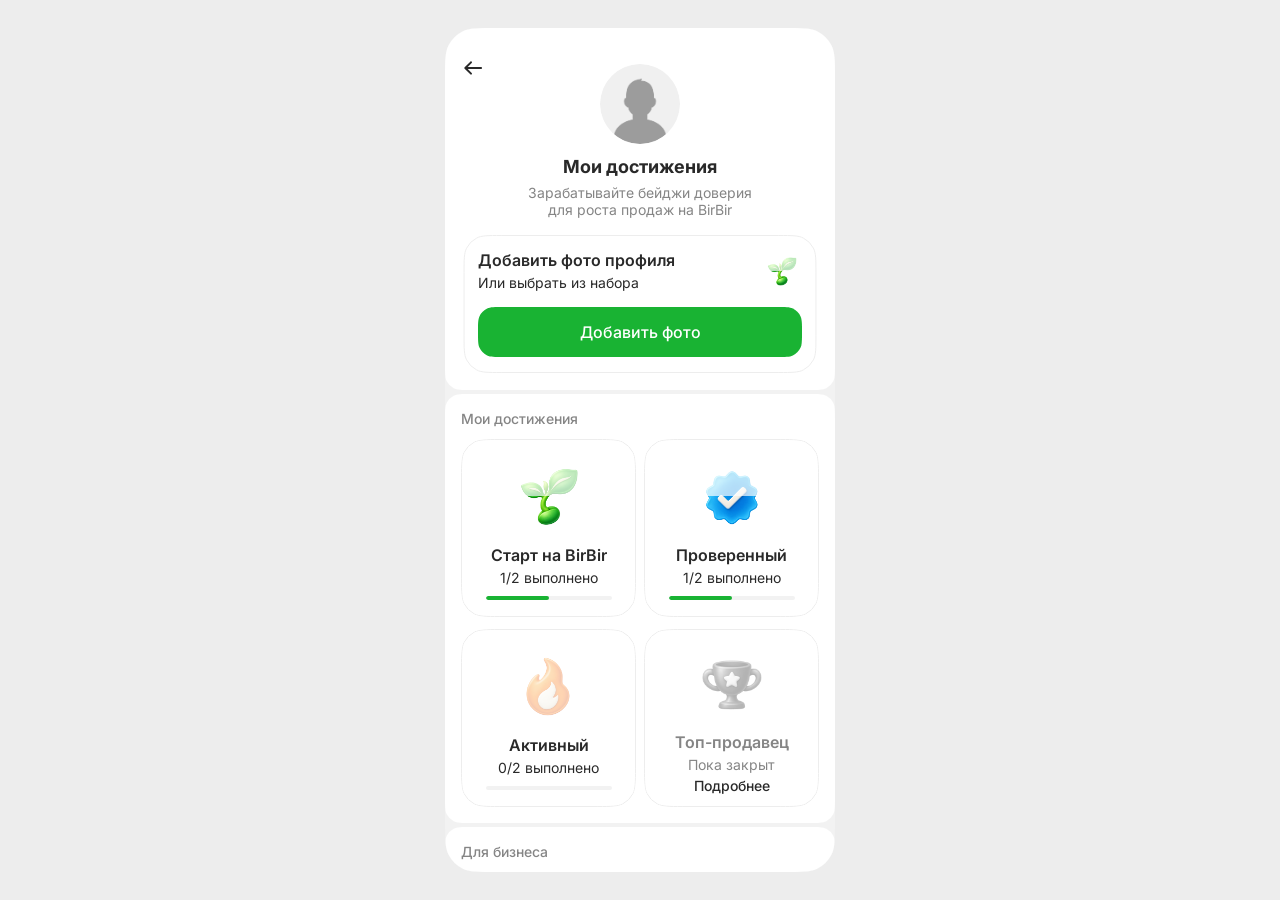
<file: experiments/achievement-gallery/index.html>
<!doctype html>
<html lang="ru">
<head>
  <meta charset="utf-8">
  <meta name="viewport" content="width=device-width, initial-scale=1, viewport-fit=cover">
  <meta name="theme-color" content="#ffffff">
  <title>Мои достижения — BirBir</title>
  <link rel="preconnect" href="https://fonts.googleapis.com">
  <link rel="preconnect" href="https://fonts.gstatic.com" crossorigin>
  <link href="https://fonts.googleapis.com/css2?family=Inter:wght@400;500;600;700&display=swap" rel="stylesheet">
  <link rel="stylesheet" href="../../prototype-library/birbir-prototype-library.css">
  <link rel="stylesheet" href="../../prototype-library/achievement-card.css?v=13">
  <link rel="stylesheet" href="../../prototype-library/achievement-coverflow.css?v=13">
  <link rel="stylesheet" href="screen.css?v=13">
</head>
<body>
  <main class="bba-app" id="achievement-app">
    <div class="bba-screen" id="achievement-screen">
      <section class="bba-intro bba-surface">
        <div class="bba-intro-body">
          <a class="bba-back" href="../../index.html" aria-label="Назад"><img src="../../assets/achievement-gallery/back.svg" width="24" height="24" alt=""></a>
          <div class="bba-profile" aria-labelledby="screen-title">
            <div class="bba-avatar" id="profile-avatar">
              <img class="bba-avatar-default" src="../../assets/achievement-gallery/avatar.png" width="80" height="80" alt="">
              <img class="bba-avatar-layer" src="../../assets/achievement-gallery/avatar-base.png" width="80" height="80" alt="" hidden>
              <img class="bba-avatar-layer" src="../../assets/achievement-gallery/avatar-user.png" width="80" height="80" alt="" hidden>
              <span class="bba-avatar-badge" aria-label="Старт на BirBir — выполнено" hidden><span class="bba-avatar-badge-art"><img src="../../assets/achievement-gallery/seller.png" alt=""></span></span>
            </div>
            <div><h1 id="screen-title">Мои достижения</h1><p>Зарабатывайте бейджи доверия для роста продаж на BirBir</p></div>
          </div>
          <section class="bba-level-next" aria-labelledby="level-next-title">
            <div class="bba-level-copy">
              <div class="bba-level-text"><h2 id="level-next-title">Добавить фото профиля</h2><p id="level-next-description">Или выбрать из набора</p></div>
              <span class="bba-level-icon" id="level-next-icon" aria-hidden="true"></span>
            </div>
            <button class="bba-next-step bba-level-action" id="level-next-action" type="button">Добавить фото</button>
          </section>
        </div>
      </section>
      <section class="bba-levels bba-surface" aria-labelledby="levels-title">
        <h2 class="bba-section-label" id="levels-title">Мои достижения</h2>
        <div class="bba-grid" id="achievement-grid"></div>
      </section>
      <section class="bba-business bba-surface" aria-labelledby="business-title">
        <h2 class="bba-section-label" id="business-title">Для бизнеса</h2>
        <div class="bba-grid" id="business-grid"></div>
        </section>
    </div>
    <section class="bba-overlay" id="achievement-overlay" role="dialog" aria-modal="true" aria-label="Проверенный — галерея достижений" hidden>
      <button class="bba-backdrop" type="button" aria-label="Закрыть галерею"></button>
      <div class="bba-gallery" id="achievement-gallery" aria-label="Карточки достижений"></div>
      <div class="bba-dots" role="group" aria-label="Положение в галерее"></div>
      <section class="bba-step" id="next-step" role="dialog" aria-modal="true" aria-labelledby="next-step-title" hidden>
        <button class="bba-step-backdrop" type="button" aria-label="Закрыть следующий шаг"></button>
        <div class="bba-step-panel">
          <p class="bba-step-eyebrow">Следующий шаг</p>
          <h2 id="next-step-title"></h2>
          <p class="bba-step-description"></p>
          <p class="bba-step-note">Демо: действие изменит состояние только в этом прототипе.</p>
          <button class="bba-next-step" id="complete-demo-step" type="button">Показать выполненный шаг</button>
          <button class="bba-step-cancel" type="button">Назад</button>
        </div>
      </section>
    </section>
  </main>
  <script src="../../prototype-library/achievement-card.js?v=13"></script>
  <script src="../../prototype-library/achievement-coverflow.js?v=13"></script>
  <script src="achievements.js?v=13"></script>
  <script src="screen.js?v=13"></script>
</body>
</html>
</file>
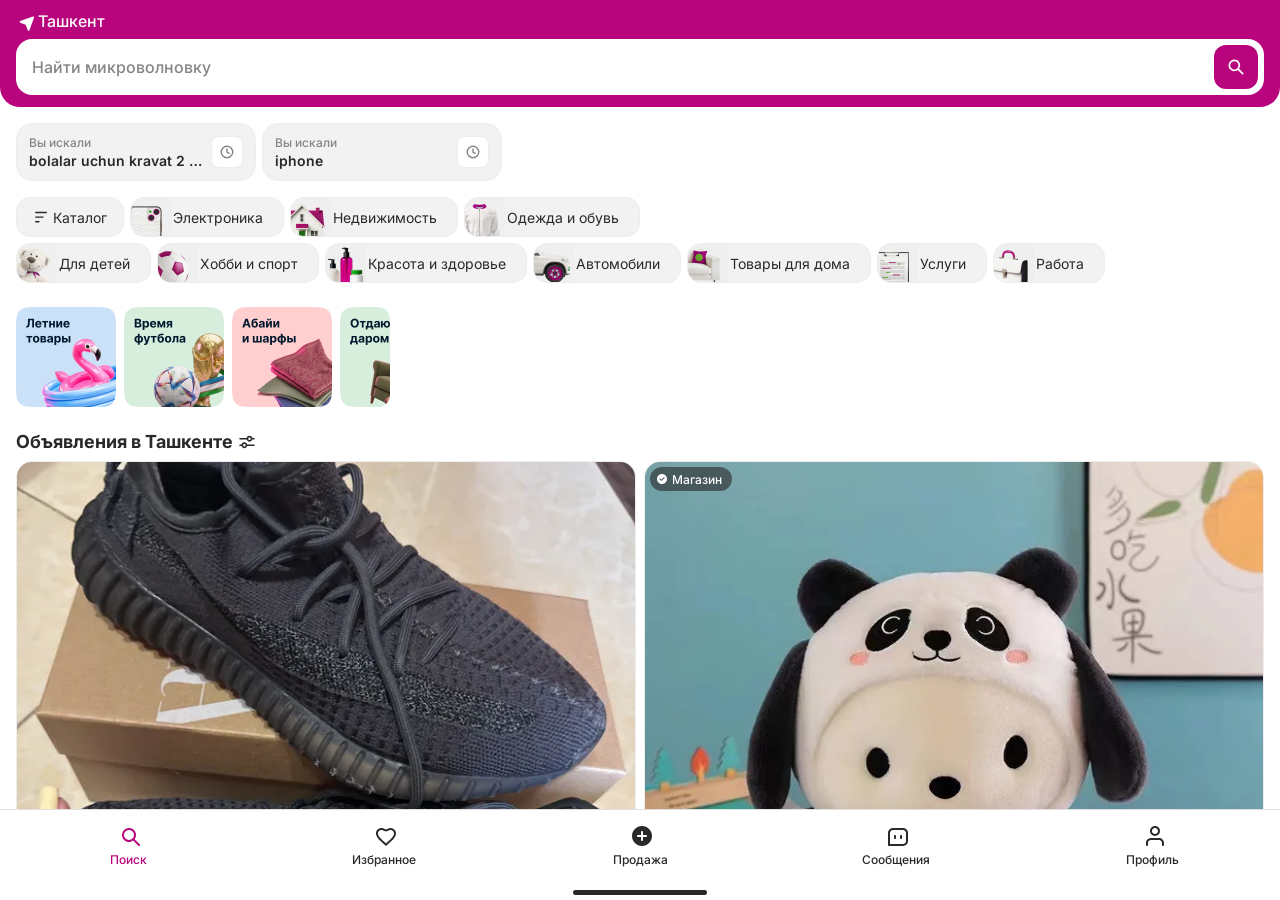
<file: app.html>
<!doctype html>
<html lang="ru">
<head>
  <meta charset="utf-8">
  <meta name="viewport" content="width=device-width, initial-scale=1, viewport-fit=cover">
  <title>BirBir Prototype</title>
  <link rel="icon" href="data:,">
  <style>
    html,
    body {
      margin: 0;
      width: 100%;
      height: 100%;
      overflow: hidden;
      background: #f3f4f6;
    }

    .prototype-app {
      position: fixed;
      inset: 0;
      overflow: hidden;
      background: #f3f4f6;
    }

    .prototype-app__frame {
      position: absolute;
      inset: 0;
      width: 100%;
      height: 100%;
      border: 0;
      opacity: 0;
      pointer-events: none;
      background: #fff;
      transition: opacity 120ms ease;
    }

    .prototype-app__frame.is-active {
      z-index: 1;
      opacity: 1;
      pointer-events: auto;
    }

    @media (prefers-reduced-motion: reduce) {
      .prototype-app__frame {
        transition: none;
      }
    }
  </style>
</head>
<body>
  <main class="prototype-app" aria-label="BirBir clickable prototype">
    <iframe class="prototype-app__frame is-active" data-route="home" title="Главная" src="index.html?app=1&amp;v=20260705-single-link-v1"></iframe>
    <iframe class="prototype-app__frame" data-route="seller" title="Продажа" src="seller-cabinet-screen.html?single=1&amp;v=20260705-single-link-v1"></iframe>
    <iframe class="prototype-app__frame" data-route="profile" title="Профиль" src="profile-screen.html?single=1&amp;v=20260705-single-link-v1"></iframe>
  </main>

  <script>
    (function () {
      "use strict";

      var ROUTES = {
        "": "home",
        "index.html": "home",
        "birbir-home-screen-v2.html": "home",
        "seller-cabinet-screen.html": "seller",
        "profile-screen.html": "profile"
      };
      var ICONS = [
        ["badge--premium", "icon-crown-fill"],
        ["badge--urgent-sale", "icon-lightning-fill"],
        ["badge--business", "icon-check-circle-fill"],
        ["badge--delivery", "icon-track-fill"],
        ["badge--agency", "icon-agency-fill"],
        ["badge--close", "icon-close-circle-fill"],
        ["badge--push-up", "icon-up-ad-fill"]
      ];
      var activeRoute = "home";
      var frames = {};
      var SOURCES = {
        home: "index.html?app=1&v=20260705-single-link-v1",
        seller: "seller-cabinet-screen.html?single=1&v=20260705-single-link-v1",
        profile: "profile-screen.html?single=1&v=20260705-single-link-v1"
      };

      function getFileName(href, base) {
        try {
          var url = new URL(href, base || window.location.href);
          if (url.origin !== window.location.origin) {
            return "";
          }
          return url.pathname.split("/").pop() || "index.html";
        } catch (error) {
          return "";
        }
      }

      function getRoute(href, base) {
        return ROUTES[getFileName(href, base)] || "";
      }

      function setActiveRoute(route) {
        if (!route || !frames[route]) {
          return;
        }
        activeRoute = route;
        Object.keys(frames).forEach(function (key) {
          frames[key].classList.toggle("is-active", key === route);
          frames[key].setAttribute("aria-hidden", key === route ? "false" : "true");
        });
        wireFrame(frames[route]);
      }

      function handleRouteClick(event, doc) {
        var target = event.target;
        var link = target && target.closest ? target.closest("a[href]") : null;
        var route;
        if (!link || link.target && link.target !== "_self") {
          return;
        }
        route = getRoute(link.getAttribute("href"), doc.location.href);
        if (!route) {
          return;
        }
        event.preventDefault();
        event.stopPropagation();
        setActiveRoute(route);
      }

      function iconForBadge(badge) {
        var found = "";
        ICONS.some(function (entry) {
          if (badge.classList.contains(entry[0])) {
            found = entry[1];
            return true;
          }
          return false;
        });
        return found;
      }

      function patchBadges(doc) {
        Array.prototype.forEach.call(doc.querySelectorAll(".badge .badge__icon"), function (icon) {
          var badge = icon.closest(".badge");
          var symbol = badge ? iconForBadge(badge) : "";
          var size = icon.classList.contains("badge__icon--10") ? 10 : 12;
          if (!symbol) {
            return;
          }
          icon.innerHTML = '<span class="icon-box icon-box--' + size + ' icon-color--on-dark" aria-hidden="true"><svg class="icon-svg" viewBox="0 0 24 24"><use href="#' + symbol + '"></use></svg></span>';
        });
      }

      function patchDocument(doc) {
        var homeToggle = doc.querySelector("[data-home-version-toggle]");
        if (homeToggle) {
          homeToggle.setAttribute("href", "index.html");
        }
        Array.prototype.forEach.call(doc.querySelectorAll(".status-bar__time"), function (node) {
          var statusBar = node.closest(".status-bar, .ios-status-bar, [class*='status-bar']");
          if (statusBar && statusBar.parentNode) {
            statusBar.parentNode.removeChild(statusBar);
          }
        });
        patchBadges(doc);
        patchSellerPosting(doc);
      }

      function closeSellerPosting(doc) {
        var embed = doc.querySelector("[data-seller-posting-embed]");
        if (!embed) {
          return;
        }
        embed.classList.remove("is-open");
        embed.hidden = true;
        embed.setAttribute("aria-hidden", "true");
        if (doc.body) {
          doc.body.classList.remove("seller-posting-modal-open");
        }
      }

      function patchPostingFrame(sellerDoc, postingFrame) {
        var postingDoc;
        try {
          postingDoc = postingFrame.contentDocument;
          if (!postingDoc || postingDoc.__birbirSingleLinkPostingWired) {
            return;
          }
          postingDoc.__birbirSingleLinkPostingWired = true;
          postingDoc.addEventListener("click", function (event) {
            var target = event.target;
            if (target && target.closest && target.closest(".posting-draft-link, [data-posting-close-success]")) {
              event.preventDefault();
              event.stopPropagation();
              closeSellerPosting(sellerDoc);
            }
          }, true);
        } catch (error) {
          return;
        }
      }

      function patchSellerPosting(doc) {
        var embed = doc.querySelector("[data-seller-posting-embed]");
        var postingFrame = doc.querySelector("[data-seller-posting-frame]");
        var frameWindow = doc.defaultView;
        if (!embed || !postingFrame) {
          return;
        }
        if (frameWindow && !frameWindow.__birbirSingleLinkPostingMessageWired) {
          frameWindow.__birbirSingleLinkPostingMessageWired = true;
          frameWindow.addEventListener("message", function (event) {
            if (event.data && event.data.type === "birbir-posting-close") {
              closeSellerPosting(doc);
            }
          });
        }
        if (!postingFrame.__birbirSingleLinkPostingLoadWired) {
          postingFrame.__birbirSingleLinkPostingLoadWired = true;
          postingFrame.addEventListener("load", function () {
            var loadedRoute = "";
            try {
              loadedRoute = getRoute(postingFrame.contentWindow.location.href, window.location.href);
            } catch (error) {
              loadedRoute = "";
            }
            if (loadedRoute === "seller") {
              closeSellerPosting(doc);
              postingFrame.src = "posting-flow-screen.html?embedded=1&v=20260705-single-link-v1";
              return;
            }
            patchPostingFrame(doc, postingFrame);
          });
        }
        patchPostingFrame(doc, postingFrame);
      }

      function wireFrame(frame) {
        var doc;
        try {
          doc = frame.contentDocument;
          if (!doc) {
            return;
          }
          if (!doc.__birbirSingleLinkWired) {
            doc.__birbirSingleLinkWired = true;
            doc.addEventListener("click", function (event) {
              handleRouteClick(event, doc);
            }, true);
          }
          patchDocument(doc);
          window.setTimeout(function () { patchDocument(doc); }, 250);
          window.setTimeout(function () { patchDocument(doc); }, 1000);
        } catch (error) {
          return;
        }
      }

      function syncFrameRoute(frame, route) {
        var loadedRoute = "";
        try {
          loadedRoute = getRoute(frame.contentWindow.location.href, window.location.href);
        } catch (error) {
          loadedRoute = "";
        }
        wireFrame(frame);
        if (loadedRoute && loadedRoute !== route && frames[loadedRoute]) {
          setActiveRoute(loadedRoute);
          if (!frame.__birbirSingleLinkRestoring && SOURCES[route]) {
            frame.__birbirSingleLinkRestoring = true;
            window.setTimeout(function () {
              frame.src = SOURCES[route];
              frame.__birbirSingleLinkRestoring = false;
            }, 0);
          }
        }
      }

      Array.prototype.forEach.call(document.querySelectorAll("[data-route]"), function (frame) {
        var route = frame.getAttribute("data-route");
        frames[route] = frame;
        frame.setAttribute("aria-hidden", route === activeRoute ? "false" : "true");
        frame.addEventListener("load", function () {
          syncFrameRoute(frame, route);
        });
        wireFrame(frame);
      });

      document.addEventListener("click", function (event) {
        handleRouteClick(event, document);
      }, true);
      window.setInterval(function () {
        Object.keys(frames).forEach(function (route) {
          wireFrame(frames[route]);
        });
      }, 300);
    }());
  </script>
</body>
</html>
</file>
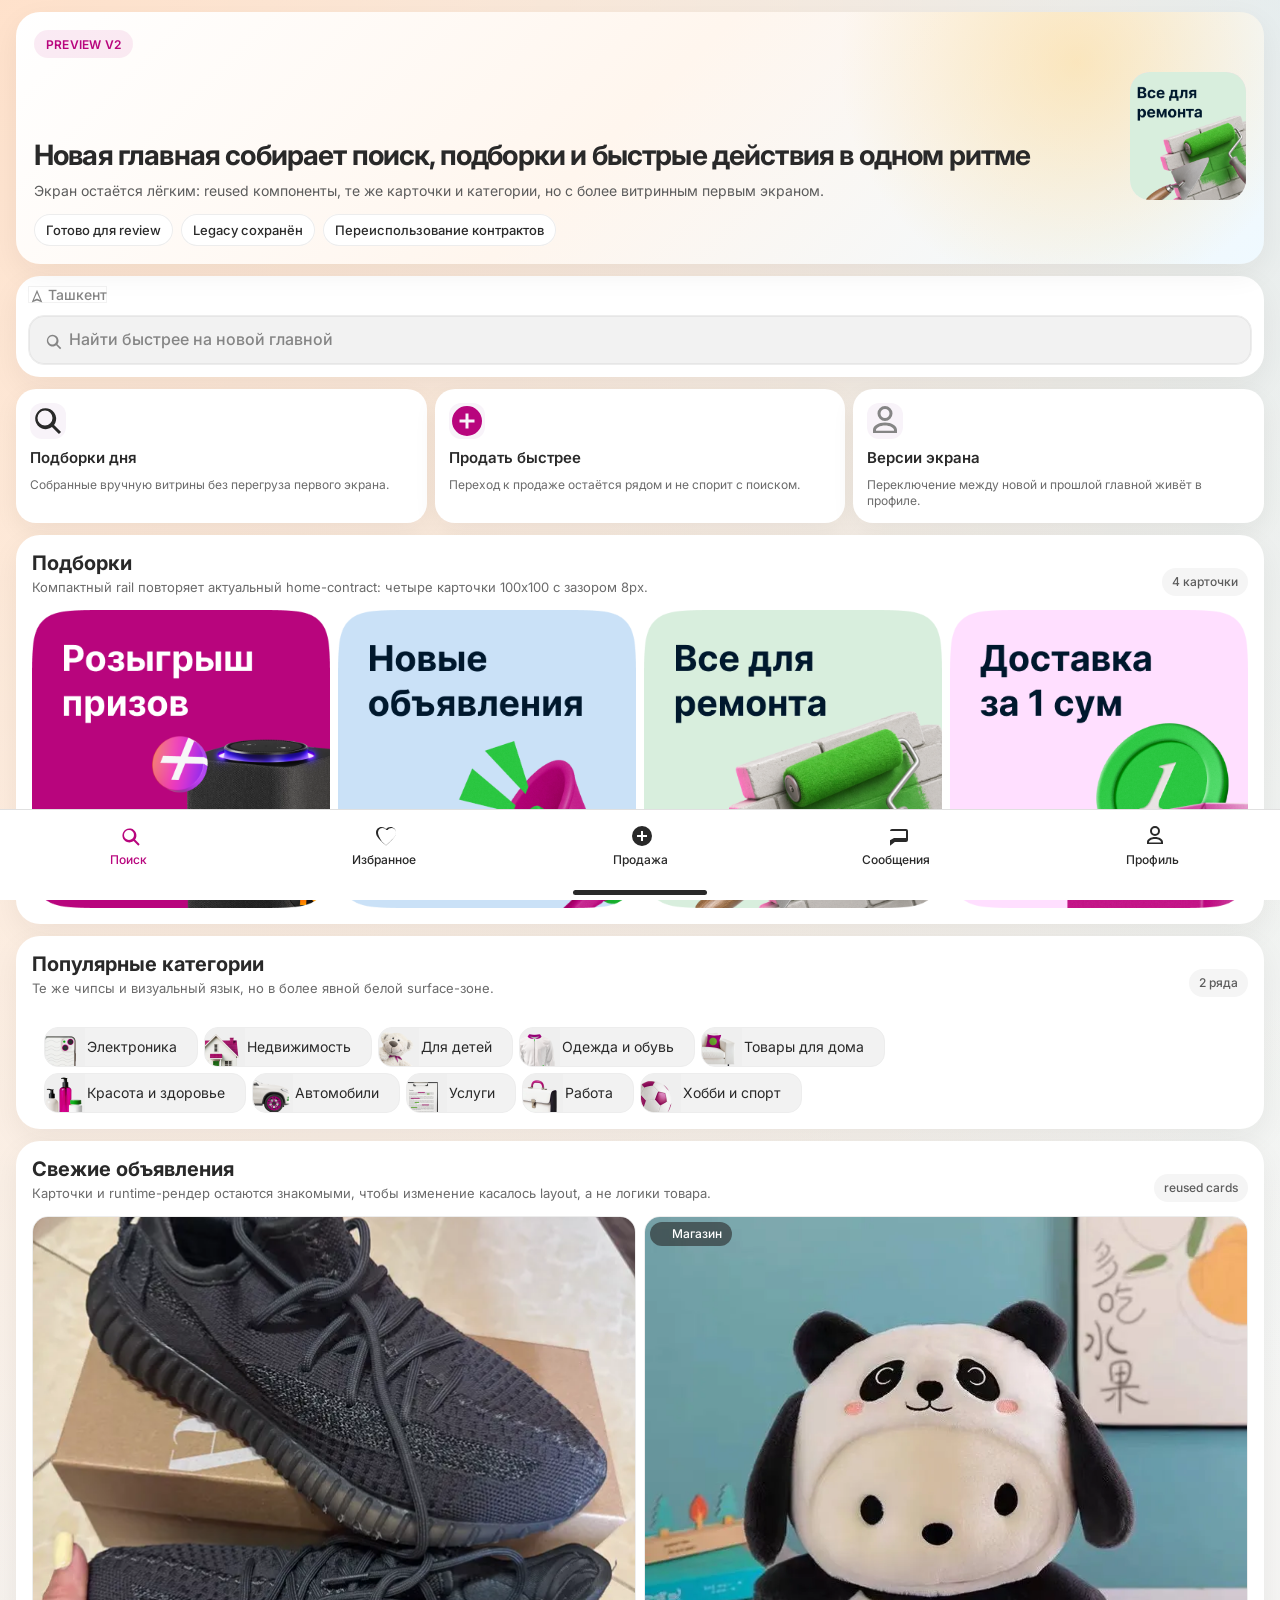
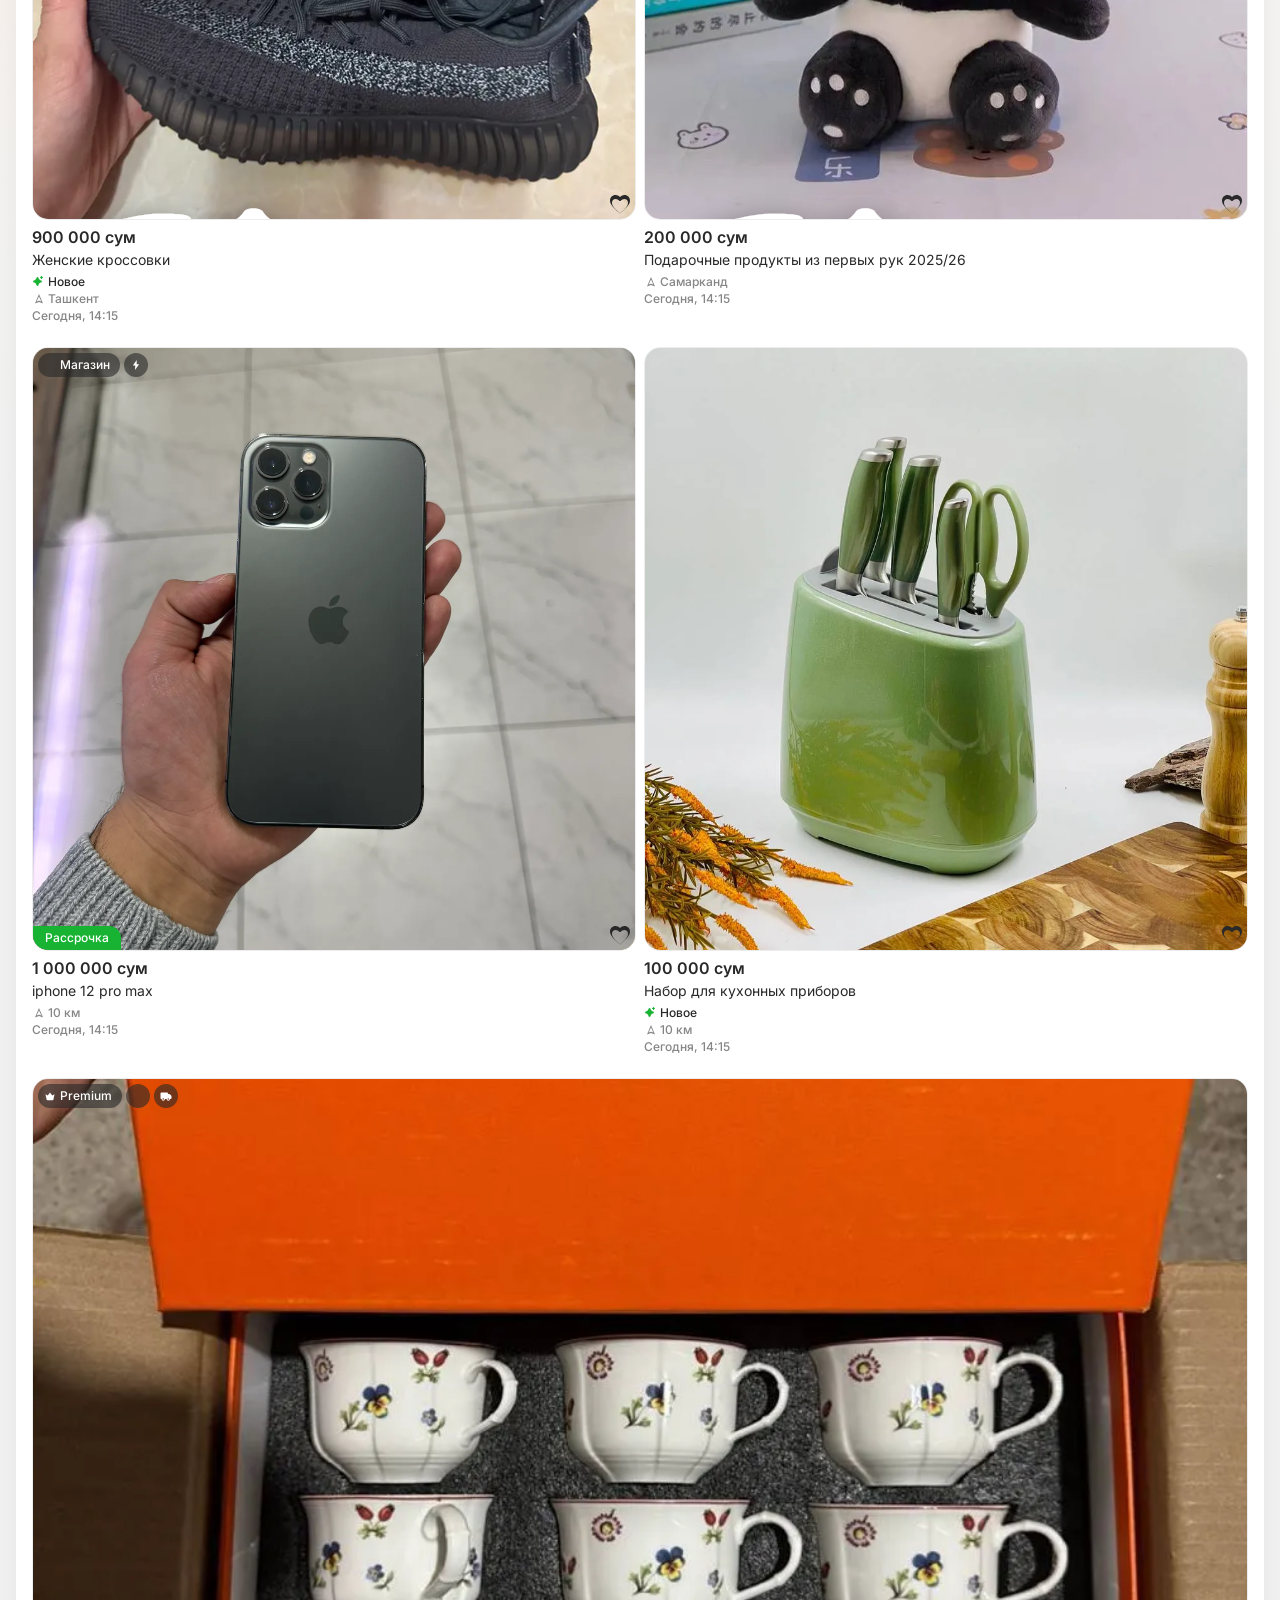
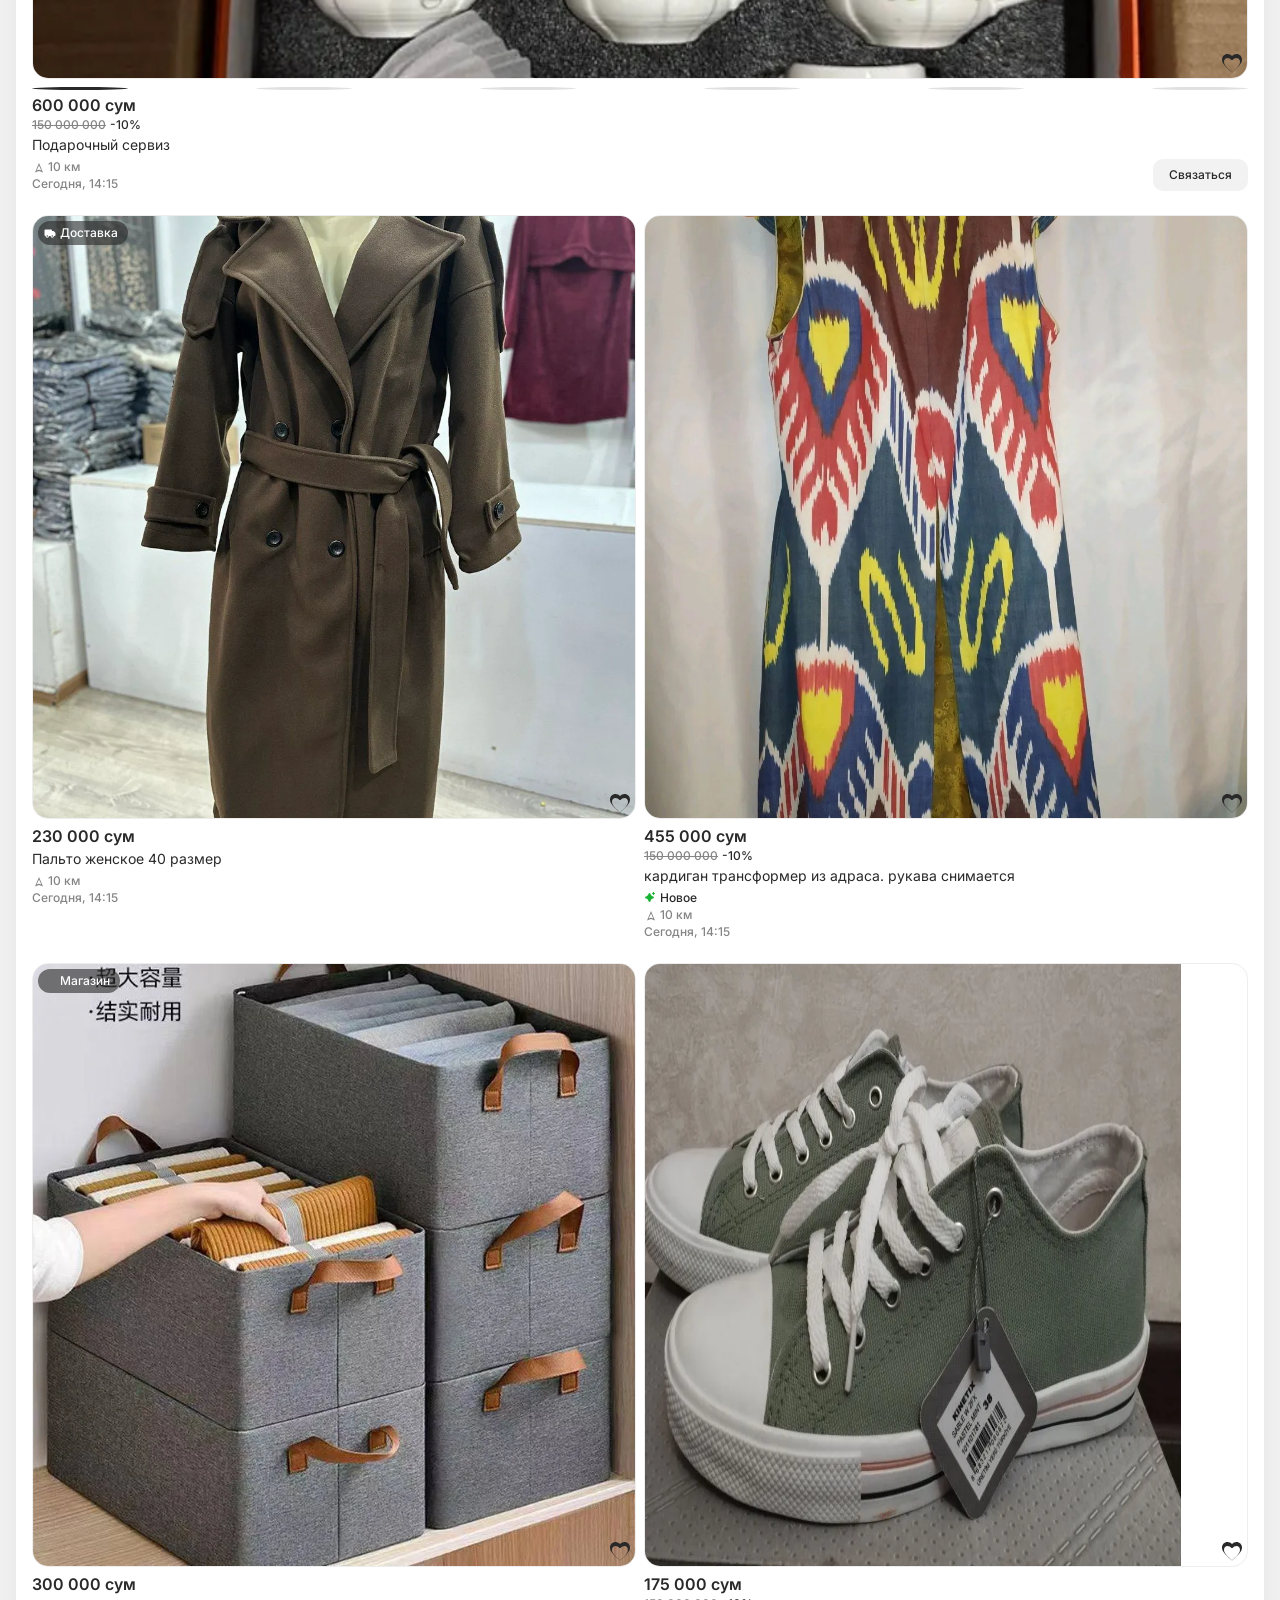
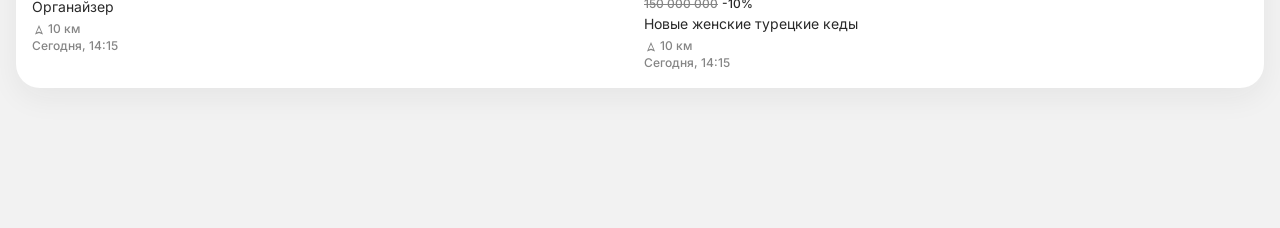
<file: birbir-home-screen-v2.html>
<!DOCTYPE html>
<html lang="ru">
<head>
  <meta charset="UTF-8">
  <meta name="viewport" content="width=device-width, initial-scale=1, viewport-fit=cover">
  <title>BirBir Home V2</title>
  <script type="text/javascript">
    (function(c,l,a,r,i,t,y){
      c[a]=c[a]||function(){(c[a].q=c[a].q||[]).push(arguments)};
      t=l.createElement(r);t.async=1;t.src="https://www.clarity.ms/tag/"+i;
      y=l.getElementsByTagName(r)[0];y.parentNode.insertBefore(t,y);
    })(window, document, "clarity", "script", "waigjf60td");
  </script>
  <link rel="preconnect" href="https://fonts.googleapis.com">
  <link rel="preconnect" href="https://fonts.gstatic.com" crossorigin>
  <link href="https://fonts.googleapis.com/css2?family=Inter:wght@400;500;600;700&amp;display=swap" rel="stylesheet">
  <link rel="stylesheet" href="prototype-library/birbir-prototype-library.css?v=20260430-collections-v1">
  <style>
    .home-v2-app {
      background:
        radial-gradient(circle at top left, rgba(255, 224, 201, 0.95), transparent 36%),
        radial-gradient(circle at top right, rgba(214, 241, 255, 0.85), transparent 28%),
        linear-gradient(180deg, #fffdf7 0%, #f2f2f2 42%, #f2f2f2 100%);
    }

    .home-v2-page {
      display: flex;
      flex-direction: column;
      gap: 12px;
      padding: calc(12px + var(--safe-top)) 16px calc(128px + var(--safe-bottom));
      background: transparent;
    }

    .home-v2-surface {
      border-radius: 24px;
      background: #ffffff;
      box-shadow: 0 10px 30px rgba(41, 41, 41, 0.06);
    }

    .home-v2-hero {
      position: relative;
      overflow: hidden;
      padding: 18px;
      background:
        radial-gradient(circle at 85% 20%, rgba(255, 208, 119, 0.45), transparent 22%),
        linear-gradient(135deg, #ffffff 0%, #fff6ee 48%, #eff9ff 100%);
    }

    .home-v2-hero__eyebrow {
      display: inline-flex;
      align-items: center;
      min-height: 28px;
      padding: 0 12px;
      border-radius: 999px;
      background: rgba(184, 5, 125, 0.08);
      color: #b8057d;
      font-size: 12px;
      font-weight: 600;
      line-height: 15px;
      letter-spacing: 0.02em;
      text-transform: uppercase;
    }

    .home-v2-hero__content {
      display: grid;
      grid-template-columns: minmax(0, 1fr) 116px;
      gap: 12px;
      align-items: end;
      margin-top: 14px;
    }

    .home-v2-hero__title {
      margin: 0;
      color: #292929;
      font-size: 28px;
      font-weight: 700;
      line-height: 31px;
      letter-spacing: -0.03em;
    }

    .home-v2-hero__text {
      margin: 10px 0 0;
      color: #5c5c5c;
      font-size: 14px;
      font-weight: 400;
      line-height: 19px;
    }

    .home-v2-hero__media {
      position: relative;
      height: 128px;
      border-radius: 20px;
      overflow: hidden;
      background: linear-gradient(180deg, #ffd8ea 0%, #fff2f9 100%);
    }

    .home-v2-hero__media img {
      position: absolute;
      inset: 0;
      width: 100%;
      height: 100%;
      object-fit: cover;
    }

    .home-v2-hero__meta {
      display: flex;
      gap: 8px;
      margin-top: 14px;
      flex-wrap: wrap;
    }

    .home-v2-hero__pill {
      display: inline-flex;
      align-items: center;
      min-height: 32px;
      padding: 0 12px;
      border-radius: 999px;
      background: #ffffff;
      color: #292929;
      font-size: 13px;
      font-weight: 500;
      line-height: 16px;
      box-shadow: inset 0 0 0 1px #ededed;
    }

    .home-v2-quick-grid {
      display: grid;
      grid-template-columns: repeat(3, minmax(0, 1fr));
      gap: 8px;
    }

    .home-v2-quick-card {
      display: flex;
      flex-direction: column;
      gap: 10px;
      min-height: 124px;
      padding: 14px;
      border-radius: 20px;
      background: #ffffff;
      color: #292929;
      text-decoration: none;
      box-shadow: 0 8px 24px rgba(41, 41, 41, 0.06);
    }

    .home-v2-quick-card__icon {
      width: 36px;
      height: 36px;
      border-radius: 12px;
      background: #f8f3f9;
    }

    .home-v2-quick-card__title {
      margin: 0;
      font-size: 15px;
      font-weight: 600;
      line-height: 18px;
    }

    .home-v2-quick-card__text {
      margin: 0;
      color: #6b6b6b;
      font-size: 12px;
      font-weight: 400;
      line-height: 16px;
    }

    .home-v2-section {
      padding: 16px;
    }

    .home-v2-section__head {
      display: flex;
      align-items: flex-end;
      justify-content: space-between;
      gap: 12px;
      margin-bottom: 14px;
    }

    .home-v2-section__title {
      margin: 0;
      color: #292929;
      font-size: 20px;
      font-weight: 700;
      line-height: 24px;
    }

    .home-v2-section__text {
      margin: 4px 0 0;
      color: #6b6b6b;
      font-size: 13px;
      font-weight: 400;
      line-height: 17px;
    }

    .home-v2-section__tag {
      display: inline-flex;
      align-items: center;
      min-height: 28px;
      padding: 0 10px;
      border-radius: 999px;
      background: #f5f5f5;
      color: #5c5c5c;
      font-size: 12px;
      font-weight: 500;
      line-height: 15px;
      white-space: nowrap;
    }

    .home-v2-search-surface {
      padding: 10px 12px 12px;
    }

    .home-v2-search-surface .search {
      padding: 0;
    }

    .home-v2-search-surface .search-field,
    .home-v2-search-surface .location {
      box-shadow: inset 0 0 0 1px rgba(41, 41, 41, 0.06);
    }

    .home-v2-banners .banners {
      padding: 0;
    }

    .home-v2-categories .category-strip {
      margin: 0 -4px;
    }

    .home-v2-feed {
      padding-bottom: 18px;
    }

    .home-v2-feed .cards {
      margin-top: 0;
    }

    @media (max-width: 389px) {
      .home-v2-hero__content {
        grid-template-columns: 1fr;
      }

      .home-v2-quick-grid {
        grid-template-columns: 1fr;
      }
    }
  </style>
</head>
<body>
  <svg class="icon-sprite" aria-hidden="true" focusable="false">
    <symbol id="icon-search" viewBox="0 0 24 24">
      <path d="M16.031 14.617l4.676 4.676-1.414 1.414-4.676-4.676A7 7 0 1 1 16.031 14.617ZM5 10a5 5 0 1 0 10 0A5 5 0 0 0 5 10Z" fill="currentColor"/>
    </symbol>
    <symbol id="icon-heart-empty" viewBox="0 0 24 24">
      <path d="M12 20.6l-1.08-.98C5.64 14.86 2 11.56 2 7.5 2 4.46 4.42 2 7.5 2c1.74 0 3.41.81 4.5 2.09A6 6 0 0 1 16.5 2C19.58 2 22 4.46 22 7.5c0 4.06-3.64 7.36-8.92 12.12L12 20.6Zm-3.96-3.93.03.03L12 20.29l3.93-3.58.03-.03C20.81 12.23 22 9.86 22 7.5 22 5 20 3 17.5 3c-1.54 0-3.04.81-3.96 2.09h-1.08C11.54 3.81 10.04 3 8.5 3 6 3 4 5 4 7.5c0 2.36 1.19 4.73 4.04 9.17Z" fill="currentColor"/>
    </symbol>
    <symbol id="icon-chat" viewBox="0 0 24 24">
      <path d="M4 4h16a2 2 0 0 1 2 2v9a2 2 0 0 1-2 2H8.83L4 20.83V6a2 2 0 0 1 2-2Zm0 2v9.17L8 13h12V6H4Z" fill="currentColor"/>
    </symbol>
    <symbol id="icon-user" viewBox="0 0 24 24">
      <path d="M12 12a5 5 0 1 1 0-10 5 5 0 0 1 0 10Zm0-2a3 3 0 1 0 0-6 3 3 0 0 0 0 6Zm0 3c4.42 0 8 2.24 8 5v2H4v-2c0-2.76 3.58-5 8-5Zm0 2c-3.31 0-6 1.57-6 3v.5h12V18c0-1.43-2.69-3-6-3Z" fill="currentColor"/>
    </symbol>
    <symbol id="icon-add-circle-fill" viewBox="0 0 24 24">
      <path d="M12 2a10 10 0 1 1 0 20 10 10 0 0 1 0-20Zm1 5h-2v4H7v2h4v4h2v-4h4v-2h-4V7Z" fill="currentColor"/>
    </symbol>
    <symbol id="icon-navigation-fill" viewBox="0 0 24 24">
      <path d="M12 2 4 21l8-3 8 3L12 2Zm0 4.78 4.69 10.31-4.11-1.54-.58-.22-.58.22-4.11 1.54L12 6.78Z" fill="currentColor"/>
    </symbol>
    <symbol id="icon-heart-transparent-fill" viewBox="0 0 24 24">
      <path d="M12 20.6l-1.08-.98C5.64 14.86 2 11.56 2 7.5 2 4.46 4.42 2 7.5 2c1.74 0 3.41.81 4.5 2.09A6 6 0 0 1 16.5 2C19.58 2 22 4.46 22 7.5c0 4.06-3.64 7.36-8.92 12.12L12 20.6Z" fill="#ffffff"/>
      <path d="M12 18.29 15.87 14.76C18.65 12.24 20 10.2 20 7.5 20 5.57 18.43 4 16.5 4c-1.24 0-2.57.71-3.38 1.82L12 7.27l-1.12-1.45C10.07 4.71 8.74 4 7.5 4 5.57 4 4 5.57 4 7.5c0 2.7 1.35 4.74 4.13 7.26L12 18.29Z" fill="#B8057D"/>
    </symbol>
    <symbol id="icon-heart-transparent" viewBox="0 0 24 24">
      <path d="M12 20.6l-1.08-.98C5.64 14.86 2 11.56 2 7.5 2 4.46 4.42 2 7.5 2c1.74 0 3.41.81 4.5 2.09A6 6 0 0 1 16.5 2C19.58 2 22 4.46 22 7.5c0 4.06-3.64 7.36-8.92 12.12L12 20.6Zm-3.96-3.93L12 20.29l3.96-3.62C18.81 14.08 20 12.18 20 9.5 20 7.57 18.43 6 16.5 6c-1.54 0-3.04.81-3.96 2.09h-1.08C10.54 6.81 9.04 6 7.5 6 5.57 6 4 7.57 4 9.5c0 2.68 1.19 4.58 4.04 7.17Z" fill="currentColor"/>
    </symbol>
    <symbol id="icon-crown-fill" viewBox="0 0 24 24">
      <path d="M3 8.5 7.5 11 12 5l4.5 6L21 8.5l-2.1 10.3a2 2 0 0 1-1.96 1.6H7.06a2 2 0 0 1-1.96-1.6L3 8.5Z" fill="currentColor"/>
    </symbol>
    <symbol id="icon-track-fill" viewBox="0 0 24 24">
      <path d="M3 5h11a2 2 0 0 1 2 2v1h2.7a2 2 0 0 1 1.56.75l1.97 2.46c.5.62.77 1.39.77 2.19V16a2 2 0 0 1-2 2h-1.1a3.4 3.4 0 0 1-6.8 0H9.9a3.4 3.4 0 0 1-6.8 0H3a2 2 0 0 1-2-2V7a2 2 0 0 1 2-2Zm3.5 14.5a1.5 1.5 0 1 0 0-3 1.5 1.5 0 0 0 0 3Zm10 0a1.5 1.5 0 1 0 0-3 1.5 1.5 0 0 0 0 3Z" fill="currentColor"/>
    </symbol>
    <symbol id="icon-lightning-fill" viewBox="0 0 24 24">
      <path d="M13.4 2 5.8 13h4.8L9.9 22 18.2 10.6h-4.83L13.4 2Z" fill="currentColor"/>
    </symbol>
    <symbol id="icon-check-circle-fill" viewBox="0 0 24 24">
      <path d="M12 2a10 10 0 1 1 0 20 10 10 0 0 1 0-20Zm4.54 6.46L10.5 14.5l-3.04-3.04-1.42 1.42 4.46 4.46 7.46-7.46-1.42-1.42Z" fill="currentColor"/>
    </symbol>
    <symbol id="icon-agency-fill" viewBox="0 0 24 24">
      <path d="M4 20V8.78L12 4l8 4.78V20h-4v-5a2 2 0 0 0-2-2h-4a2 2 0 0 0-2 2v5H4Zm6 0h4v-5h-4v5Zm1-8h2v-2h-2v2Z" fill="currentColor"/>
    </symbol>
  </svg>

  <div class="app home-v2-app" data-home-version="v2">
    <main class="screen home-v2-page">
      <section class="home-v2-hero home-v2-surface" aria-label="Новая главная">
        <span class="home-v2-hero__eyebrow">Preview v2</span>
        <div class="home-v2-hero__content">
          <div>
            <h1 class="home-v2-hero__title">Новая главная собирает поиск, подборки и быстрые действия в одном ритме</h1>
            <p class="home-v2-hero__text">Экран остаётся лёгким: reused компоненты, те же карточки и категории, но с более витринным первым экраном.</p>
          </div>
          <div class="home-v2-hero__media" aria-hidden="true">
            <img src="assets/collections/collection-3.svg" alt="">
          </div>
        </div>
        <div class="home-v2-hero__meta" aria-label="Ключевые преимущества">
          <span class="home-v2-hero__pill">Готово для review</span>
          <span class="home-v2-hero__pill">Legacy сохранён</span>
          <span class="home-v2-hero__pill">Переиспользование контрактов</span>
        </div>
      </section>

      <section class="home-v2-search-surface home-v2-surface" aria-label="Поиск и регион">
        <div class="search" aria-label="Поиск">
          <a class="location" href="#">
            <span class="icon-box icon-box--16 icon-color--secondary location__icon">
              <svg class="icon-svg icon--navigation-fill" viewBox="0 0 24 24" aria-hidden="true">
                <use href="#icon-navigation-fill"></use>
              </svg>
            </span>
            <span>Ташкент</span>
          </a>
          <button class="search-field" type="button" aria-label="Открыть поиск">
            <span class="icon-box icon-box--20 icon-color--secondary">
              <svg class="icon-svg icon--search" viewBox="0 0 24 24" aria-hidden="true">
                <use href="#icon-search"></use>
              </svg>
            </span>
            <span class="search-field__text">Найти быстрее на новой главной</span>
          </button>
        </div>
      </section>

      <section class="home-v2-quick-grid" aria-label="Быстрые переходы">
        <a class="home-v2-quick-card" href="#">
          <span class="icon-box icon-box--20 icon-color--primary home-v2-quick-card__icon">
            <svg class="icon-svg" viewBox="0 0 24 24" aria-hidden="true">
              <use href="#icon-search"></use>
            </svg>
          </span>
          <p class="home-v2-quick-card__title">Подборки дня</p>
          <p class="home-v2-quick-card__text">Собранные вручную витрины без перегруза первого экрана.</p>
        </a>
        <a class="home-v2-quick-card" href="seller-cabinet-screen.html">
          <span class="icon-box icon-box--20 icon-color--active home-v2-quick-card__icon">
            <svg class="icon-svg" viewBox="0 0 24 24" aria-hidden="true">
              <use href="#icon-add-circle-fill"></use>
            </svg>
          </span>
          <p class="home-v2-quick-card__title">Продать быстрее</p>
          <p class="home-v2-quick-card__text">Переход к продаже остаётся рядом и не спорит с поиском.</p>
        </a>
        <a class="home-v2-quick-card" href="profile-screen.html">
          <span class="icon-box icon-box--20 icon-color--secondary home-v2-quick-card__icon">
            <svg class="icon-svg" viewBox="0 0 24 24" aria-hidden="true">
              <use href="#icon-user"></use>
            </svg>
          </span>
          <p class="home-v2-quick-card__title">Версии экрана</p>
          <p class="home-v2-quick-card__text">Переключение между новой и прошлой главной живёт в профиле.</p>
        </a>
      </section>

      <section class="home-v2-section home-v2-surface home-v2-banners" aria-label="Подборки">
        <div class="home-v2-section__head">
          <div>
            <h2 class="home-v2-section__title">Подборки</h2>
            <p class="home-v2-section__text">Компактный rail повторяет актуальный home-contract: четыре карточки 100x100 с зазором 8px.</p>
          </div>
          <span class="home-v2-section__tag">4 карточки</span>
        </div>
        <section class="banners" aria-label="Подборки">
          <div class="scroll-row banner-scroll">
            <article class="banner">
              <img class="banner__image" src="assets/collections/collection-1.svg" alt="Розыгрыш призов">
            </article>
            <article class="banner">
              <img class="banner__image" src="assets/collections/collection-2.svg" alt="Новые объявления">
            </article>
            <article class="banner">
              <img class="banner__image" src="assets/collections/collection-3.svg" alt="Все для ремонта">
            </article>
            <article class="banner">
              <img class="banner__image" src="assets/collections/collection-4.svg" alt="Доставка за 1 сум">
            </article>
          </div>
        </section>
      </section>

      <section class="home-v2-section home-v2-surface home-v2-categories" aria-label="Популярные категории">
        <div class="home-v2-section__head">
          <div>
            <h2 class="home-v2-section__title">Популярные категории</h2>
            <p class="home-v2-section__text">Те же чипсы и визуальный язык, но в более явной белой surface-зоне.</p>
          </div>
          <span class="home-v2-section__tag">2 ряда</span>
        </div>
        <section class="category-strip" aria-label="Категории">
          <div class="category-scroll">
            <div class="category-track">
              <div class="category-row">
                <button class="chip" type="button">
                  <div class="chip__thumb">
                    <img src="assets/category/Electronics.png" alt="Электроника">
                  </div>
                  <span class="chip__label">Электроника</span>
                </button>
                <button class="chip" type="button">
                  <div class="chip__thumb">
                    <img src="assets/category/Real%20Estate.png" alt="Недвижимость">
                  </div>
                  <span class="chip__label">Недвижимость</span>
                </button>
                <button class="chip" type="button">
                  <div class="chip__thumb">
                    <img src="assets/category/Children.png" alt="Для детей">
                  </div>
                  <span class="chip__label">Для детей</span>
                </button>
                <button class="chip" type="button">
                  <div class="chip__thumb">
                    <img src="assets/category/Clothes.png" alt="Одежда и обувь">
                  </div>
                  <span class="chip__label">Одежда и обувь</span>
                </button>
                <button class="chip" type="button">
                  <div class="chip__thumb">
                    <img src="assets/category/Home.png" alt="Товары для дома">
                  </div>
                  <span class="chip__label">Товары для дома</span>
                </button>
              </div>
              <div class="category-row">
                <button class="chip" type="button">
                  <div class="chip__thumb">
                    <img src="assets/category/Wellness.png" alt="Красота и здоровье">
                  </div>
                  <span class="chip__label">Красота и здоровье</span>
                </button>
                <button class="chip" type="button">
                  <div class="chip__thumb">
                    <img src="assets/category/Auto.png" alt="Автомобили">
                  </div>
                  <span class="chip__label">Автомобили</span>
                </button>
                <button class="chip" type="button">
                  <div class="chip__thumb">
                    <img src="assets/category/Services.png" alt="Услуги">
                  </div>
                  <span class="chip__label">Услуги</span>
                </button>
                <button class="chip" type="button">
                  <div class="chip__thumb">
                    <img src="assets/category/Work.png" alt="Работа">
                  </div>
                  <span class="chip__label">Работа</span>
                </button>
                <button class="chip" type="button">
                  <div class="chip__thumb">
                    <img src="assets/category/Hobby.png" alt="Хобби и спорт">
                  </div>
                  <span class="chip__label">Хобби и спорт</span>
                </button>
              </div>
            </div>
          </div>
        </section>
      </section>

      <section class="home-v2-section home-v2-surface home-v2-feed" aria-label="Лента объявлений">
        <div class="home-v2-section__head">
          <div>
            <h2 class="home-v2-section__title">Свежие объявления</h2>
            <p class="home-v2-section__text">Карточки и runtime-рендер остаются знакомыми, чтобы изменение касалось layout, а не логики товара.</p>
          </div>
          <span class="home-v2-section__tag">reused cards</span>
        </div>
        <div class="cards"></div>
      </section>
    </main>

    <nav class="tabbar" aria-label="Основная навигация">
      <div class="tabbar__items">
        <a class="tabbar__item tabbar__item--active" href="birbir-home-screen-v2.html">
          <span class="icon-box icon-box--24 icon-color--active">
            <svg class="icon-svg icon--search" viewBox="0 0 24 24" aria-hidden="true">
              <use href="#icon-search"></use>
            </svg>
          </span>
          <span>Поиск</span>
        </a>
        <a class="tabbar__item" href="#">
          <span class="icon-box icon-box--24 icon-color--primary">
            <svg class="icon-svg icon--heart-empty" viewBox="0 0 24 24" aria-hidden="true">
              <use href="#icon-heart-empty"></use>
            </svg>
          </span>
          <span>Избранное</span>
        </a>
        <a class="tabbar__item" href="seller-cabinet-screen.html">
          <span class="icon-box icon-box--24 icon-color--primary">
            <svg class="icon-svg icon--add-circle-fill" viewBox="0 0 24 24" aria-hidden="true">
              <use href="#icon-add-circle-fill"></use>
            </svg>
          </span>
          <span>Продажа</span>
        </a>
        <a class="tabbar__item" href="#">
          <span class="icon-box icon-box--24 icon-color--primary">
            <svg class="icon-svg icon--chat" viewBox="0 0 24 24" aria-hidden="true">
              <use href="#icon-chat"></use>
            </svg>
          </span>
          <span>Сообщения</span>
        </a>
        <a class="tabbar__item" href="profile-screen.html">
          <span class="icon-box icon-box--24 icon-color--primary">
            <svg class="icon-svg icon--user" viewBox="0 0 24 24" aria-hidden="true">
              <use href="#icon-user"></use>
            </svg>
          </span>
          <span>Профиль</span>
        </a>
      </div>
    </nav>
  </div>

  <script src="prototype-library/birbir-prototype-library.js?v=20260414-home-version-v1"></script>
</body>
</html>
</file>
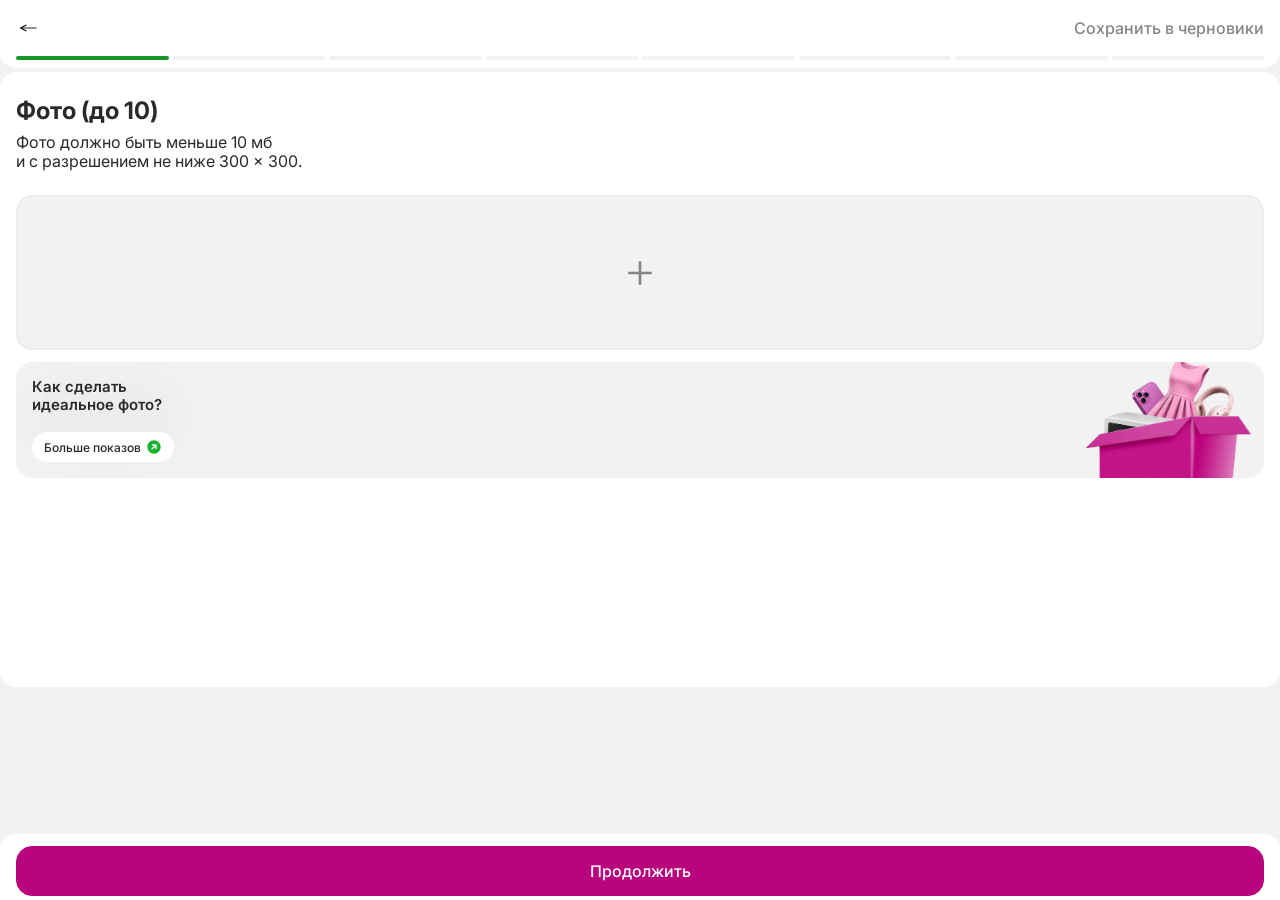
<file: posting-flow-screen.html>
<!DOCTYPE html>
<html lang="ru">
<head>
  <meta charset="UTF-8">
  <meta name="viewport" content="width=device-width, initial-scale=1, viewport-fit=cover">
  <meta name="theme-color" content="#ffffff">
  <title>BirBir Posting Flow</title>
  <link rel="icon" href="data:,">
  <link rel="preconnect" href="https://fonts.googleapis.com">
  <link rel="preconnect" href="https://fonts.gstatic.com" crossorigin>
  <link href="https://fonts.googleapis.com/css2?family=Inter:wght@400;500;600;700&amp;display=swap" rel="stylesheet">
  <link rel="stylesheet" href="prototype-library/birbir-prototype-library.css?v=20260704-posting-flow-v42">
  <link rel="stylesheet" href="prototype-library/posting-flow-fixes.css?v=20260705-posting-flow-v3">
</head>
<body>
  <div class="app posting-app" data-posting-root>
    <main class="screen posting-screen">
      <header class="posting-topbar" aria-label="Постановка объявления">
        <div class="posting-topbar__row">
          <button class="posting-icon-button" type="button" data-posting-back aria-label="Назад">
            <img class="posting-arrow" src="assets/posting-flow/arrow-left.svg?v=20260704-posting-flow-v33" alt="" aria-hidden="true">
          </button>
          <a class="posting-draft-link" href="seller-cabinet-screen.html">Сохранить в черновики</a>
        </div>
        <div class="posting-progress" data-posting-progress aria-label="Прогресс постановки"></div>
      </header>

      <section class="posting-content" data-posting-content aria-live="polite"></section>
    </main>

    <footer class="posting-bottom">
      <button class="posting-primary-button" type="button" data-posting-next>Продолжить</button>
    </footer>

    <div class="posting-overlay posting-overlay--sheet" data-posting-gallery hidden aria-hidden="true">
      <div class="posting-overlay__shade" data-posting-close-gallery></div>
      <section class="posting-gallery" role="dialog" aria-modal="true" aria-label="Выбор фото">
        <div class="posting-gallery__grabber" aria-hidden="true"></div>
        <div class="posting-gallery__header">
          <button class="posting-gallery__link" type="button" data-posting-close-gallery>Отмена</button>
          <h2 class="posting-gallery__title">Недавние</h2>
          <button class="posting-gallery__link posting-gallery__link--accent" type="button" data-posting-select-photo>Выбрать</button>
        </div>
        <div class="posting-gallery__grid" data-posting-gallery-grid></div>
      </section>
    </div>

    <div class="posting-overlay posting-overlay--sheet" data-posting-sheet hidden aria-hidden="true">
      <div class="posting-overlay__shade" data-posting-close-sheet></div>
      <section class="posting-bottomsheet" role="dialog" aria-modal="true" aria-label="Выбор значения">
        <div class="posting-gallery__grabber" aria-hidden="true"></div>
        <div class="posting-bottomsheet__header">
          <button class="posting-gallery__link" type="button" data-posting-close-sheet>Отмена</button>
          <h2 class="posting-bottomsheet__title" data-posting-sheet-title>Выбор</h2>
          <span class="posting-bottomsheet__spacer" aria-hidden="true"></span>
        </div>
        <div class="posting-bottomsheet__list" data-posting-sheet-list></div>
      </section>
    </div>

    <div class="posting-overlay posting-overlay--success" data-posting-success hidden aria-hidden="true">
      <section class="posting-success-screen" role="dialog" aria-modal="true" aria-label="Объявление опубликовано">
        <div class="posting-success-canvas">
          <button class="posting-success-close" type="button" data-posting-close-success aria-label="Закрыть">
            <img src="assets/posting-flow/success-close.svg?v=20260704-success-v1" alt="" aria-hidden="true">
          </button>

          <img class="posting-success-confetti" src="assets/posting-flow/success-confetti.png?v=20260704-success-v1" alt="" aria-hidden="true">

          <div class="posting-success-main">
            <img class="posting-success-check" src="assets/posting-flow/success-check.svg?v=20260704-success-v1" alt="" aria-hidden="true">
            <div class="posting-success-copy">
              <h2>Объявление<br>опубликовано</h2>
              <p>Его уже видят покупатели</p>
            </div>
          </div>

          <div class="posting-success-promos" aria-label="Продвижение объявления">
            <article class="posting-success-promo-stack">
              <div class="posting-success-promo-banner">Сделайте объявление заметнее</div>
              <div class="posting-success-card">
                <div class="posting-success-card__top">
                  <img class="posting-success-card__image" src="assets/posting-flow/success-promo-maxi.png?v=20260704-success-v1" alt="" aria-hidden="true">
                  <div class="posting-success-card__content">
                    <div class="posting-success-card__title-row">
                      <h3>Макси карточка</h3>
                      <span class="posting-success-checkbox" aria-hidden="true"></span>
                    </div>
                    <p class="posting-success-card__price">4 450 сум · 7 дней</p>
                  </div>
                </div>
                <div class="posting-success-card__separator"></div>
                <ul class="posting-success-card__list">
                  <li>Крупная фотогалерея и бейдж «Premium»</li>
                  <li>Прямой доступ к контактам</li>
                </ul>
                <button class="posting-success-link" type="button">Подробнее</button>
              </div>
            </article>

            <article class="posting-success-card">
              <div class="posting-success-card__top">
                <img class="posting-success-card__image" src="assets/posting-flow/success-promo-up.png?v=20260704-success-v1" alt="" aria-hidden="true">
                <div class="posting-success-card__content">
                  <div class="posting-success-card__title-row">
                    <h3>Вверх</h3>
                    <span class="posting-success-checkbox" aria-hidden="true"></span>
                  </div>
                  <p class="posting-success-card__price">15 000 сум · 4 раза</p>
                </div>
              </div>
              <div class="posting-success-card__separator"></div>
              <ul class="posting-success-card__list">
                <li>Автоподнятие 4 раза — на 7, 14, 21 и 28 день</li>
                <li>Объявление поднимается вверх в ленте</li>
              </ul>
              <button class="posting-success-link" type="button">Подробнее</button>
            </article>
          </div>

          <footer class="posting-success-bottom">
            <button class="posting-success-pay" type="button">Оплатить рекламу</button>
            <button class="posting-success-secondary" type="button" data-posting-close-success>Перейти к объявлению</button>
            <p>Нажимая на кнопку «Оплатить»,<br>вы соглашаетесь с условиями <span>оферты</span></p>
          </footer>
        </div>
      </section>
    </div>

  </div>

  <script src="prototype-library/posting-flow.js?v=20260705-posting-flow-v2"></script>
</body>
</html>
</file>
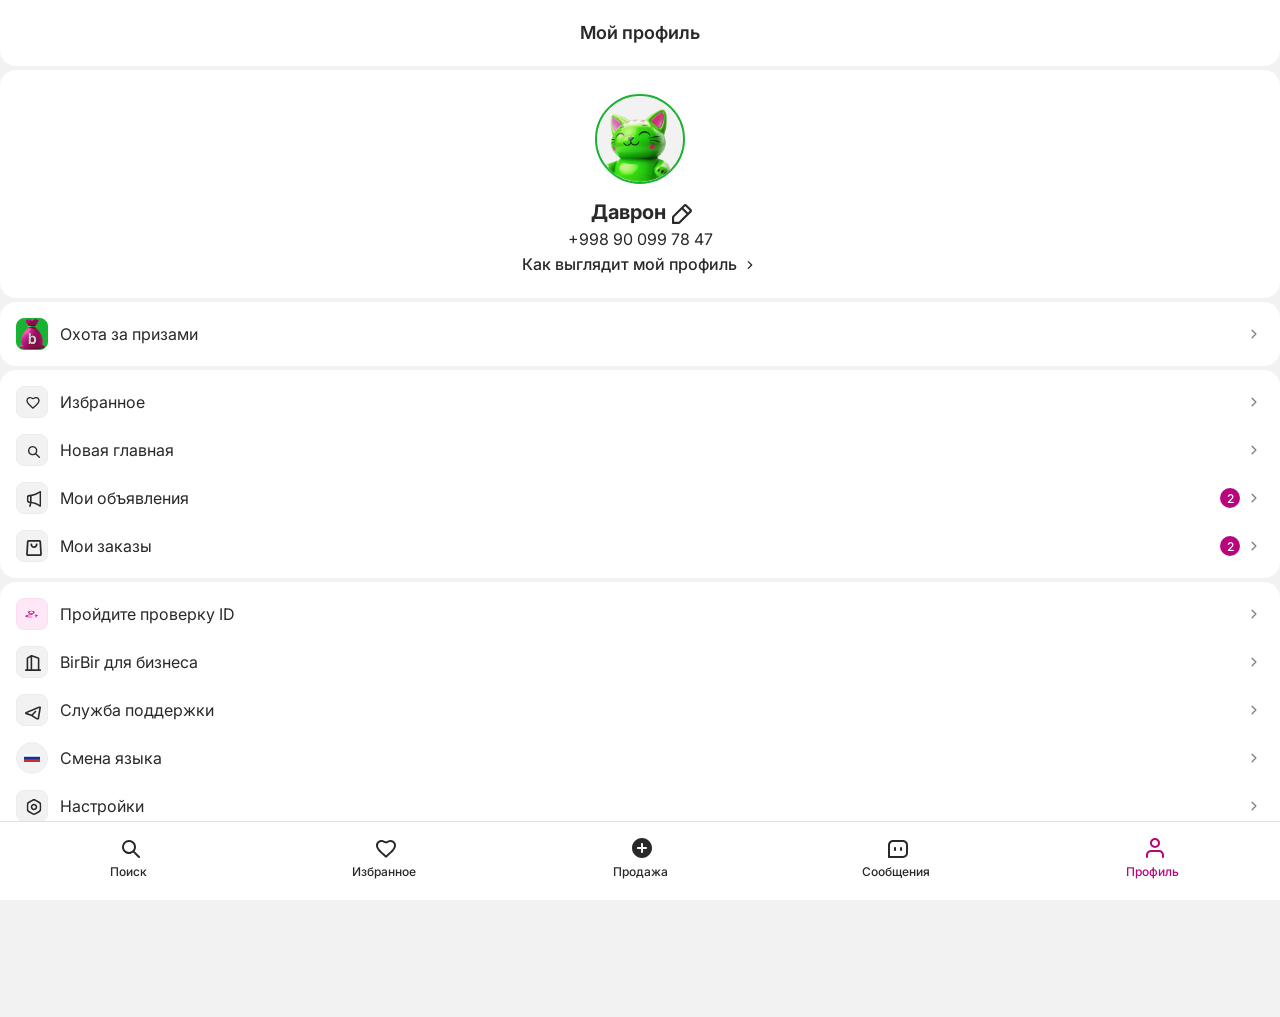
<file: profile-screen.html>
<!DOCTYPE html>
<html lang="ru">
<head>
  <meta charset="UTF-8">
  <meta name="viewport" content="width=device-width, initial-scale=1, viewport-fit=cover">
  <meta name="theme-color" content="#ffffff">
  <meta name="format-detection" content="telephone=no">
  <title>BirBir Profile</title>
  <script type="text/javascript">
    (function(c,l,a,r,i,t,y){
      c[a]=c[a]||function(){(c[a].q=c[a].q||[]).push(arguments)};
      t=l.createElement(r);t.async=1;t.src="https://www.clarity.ms/tag/"+i;
      y=l.getElementsByTagName(r)[0];y.parentNode.insertBefore(t,y);
    })(window, document, "clarity", "script", "waigjf60td");
  </script>
  <link rel="preconnect" href="https://fonts.googleapis.com">
  <link rel="preconnect" href="https://fonts.gstatic.com" crossorigin>
  <link href="https://fonts.googleapis.com/css2?family=Inter:wght@400;500;600;700&amp;display=swap" rel="stylesheet">
  <link rel="stylesheet" href="prototype-library/birbir-prototype-library.css?v=20260704-tabbar-center-v1">
</head>
<body>
  <svg class="icon-sprite" aria-hidden="true" focusable="false">
    <symbol id="icon-search" viewBox="0 0 24 24">
      <path fill-rule="evenodd" clip-rule="evenodd" d="M4.99999 10C4.99999 8.67392 5.52677 7.40215 6.46446 6.46447C7.40214 5.52678 8.67391 5 9.99999 5C11.3261 5 12.5978 5.52678 13.5355 6.46447C14.4732 7.40215 15 8.67392 15 10C15 11.3261 14.4732 12.5979 13.5355 13.5355C12.5978 14.4732 11.3261 15 9.99999 15C8.67391 15 7.40214 14.4732 6.46446 13.5355C5.52677 12.5979 4.99999 11.3261 4.99999 10ZM9.99999 3C8.89125 3 7.79837 3.26338 6.81134 3.76843C5.82431 4.27349 4.97138 5.00578 4.32276 5.90501C3.67415 6.80423 3.24842 7.84467 3.08063 8.94064C2.91283 10.0366 3.00778 11.1568 3.35764 12.2089C3.7075 13.2609 4.30228 14.2149 5.09298 14.9921C5.88369 15.7693 6.84771 16.3476 7.90567 16.6794C8.96362 17.0111 10.0852 17.0868 11.1782 16.9001C12.2711 16.7135 13.304 16.27 14.192 15.606L19.292 20.707C19.4795 20.8946 19.7339 21.0001 19.9991 21.0002C20.2644 21.0003 20.5188 20.895 20.7065 20.7075C20.8941 20.52 20.9996 20.2656 20.9997 20.0004C20.9998 19.7351 20.8945 19.4806 20.707 19.293L15.607 14.193C16.3853 13.1525 16.8587 11.9159 16.9741 10.6217C17.0895 9.32741 16.8424 8.02658 16.2604 6.86481C15.6784 5.70304 14.7846 4.72618 13.6789 4.0436C12.5732 3.36103 11.2994 2.99967 9.99999 3Z" fill="currentColor"/>
    </symbol>
    <symbol id="icon-heart-empty" viewBox="0 0 24 24">
      <path d="M20 8.39551C20 6.51496 18.5119 5 16.5 5C15.9615 5 15.4222 5.11732 14.9229 5.33496L14.7119 5.43457C14.2051 5.69039 13.7662 5.91157 13.4268 6.06543C13.2556 6.14299 13.064 6.22525 12.8701 6.29004C12.7249 6.33857 12.4609 6.41911 12.1406 6.43848L12 6.44238C11.6168 6.44238 11.2959 6.3455 11.1299 6.29004C10.936 6.22525 10.7444 6.14299 10.5732 6.06543C10.4035 5.98848 10.2086 5.89477 9.99316 5.78809L9.28809 5.43457C8.73147 5.15359 8.11531 5 7.5 5C5.48808 5 4 6.51496 4 8.39551C4.00012 9.57869 4.52443 10.8144 5.87695 12.4375C7.25135 14.0868 9.25434 15.876 11.8662 18.1992L11.8789 18.2109L11.8818 18.2139L12.0049 18.3232L12.123 18.2178L12.1582 18.1865L13.998 16.54C15.7226 14.9809 17.1025 13.6669 18.1299 12.4316C19.4778 10.811 19.9999 9.57668 20 8.39551ZM21.9902 8.74023C21.7868 12.2837 18.4567 15.2517 13.4893 19.6797L13.4502 19.7148L13.332 19.8203L12.9102 20.1885C12.5359 20.5043 12.2862 20.6615 12.001 20.6611L11.8604 20.6484C11.6289 20.6041 11.4047 20.449 11.0938 20.1846L10.6729 19.8154L10.5498 19.7051L10.5371 19.6943C5.5548 15.2626 2.21358 12.29 2.00977 8.74023L2 8.39551C2 5.37425 4.42 3 7.5 3L7.85254 3.01074C8.67327 3.06114 9.47051 3.28554 10.1895 3.64844C11.1062 4.11122 11.6222 4.37163 11.8965 4.42969L12 4.44238C12.1786 4.44238 12.5182 4.29381 13.1191 3.99609L13.8105 3.64844C14.632 3.23377 15.5558 3 16.5 3L16.7871 3.00684C19.7291 3.14909 22 5.46878 22 8.39551L21.9902 8.74023Z" fill="currentColor"/>
    </symbol>
    <symbol id="icon-chat" viewBox="0 0 24 24">
      <path d="M17 3C18.3261 3 19.5979 3.52678 20.5355 4.46447C21.4732 5.40215 22 6.67392 22 8V16C22 17.3261 21.4732 18.5979 20.5355 19.5355C19.5979 20.4732 18.3261 21 17 21H3C2.73478 21 2.48043 20.8946 2.29289 20.7071C2.10536 20.5196 2 20.2652 2 20V8C2 6.67392 2.52678 5.40215 3.46447 4.46447C4.40215 3.52678 5.67392 3 7 3H17ZM17 5H7C6.20435 5 5.44129 5.31607 4.87868 5.87868C4.31607 6.44129 4 7.20435 4 8V19H17C17.7956 19 18.5587 18.6839 19.1213 18.1213C19.6839 17.5587 20 16.7956 20 16V8C20 7.20435 19.6839 6.44129 19.1213 5.87868C18.5587 5.31607 17.7956 5 17 5ZM9 10C9.26522 10 9.51957 10.1054 9.70711 10.2929C9.89464 10.4804 10 10.7348 10 11V13C10 13.2652 9.89464 13.5196 9.70711 13.7071C9.51957 13.8946 9.26522 14 9 14C8.73478 14 8.48043 13.8946 8.29289 13.7071C8.10536 13.5196 8 13.2652 8 13V11C8 10.7348 8.10536 10.4804 8.29289 10.2929C8.48043 10.1054 8.73478 10 9 10ZM15 10C15.2449 10 15.4813 10.09 15.6644 10.2527C15.8474 10.4155 15.9643 10.6397 15.993 10.883L16 11V13C15.9997 13.2549 15.9021 13.5 15.7272 13.6854C15.5522 13.8707 15.313 13.9822 15.0586 13.9972C14.8042 14.0121 14.5536 13.9293 14.3582 13.7657C14.1627 13.6021 14.0371 13.3701 14.007 13.117L14 13V11C14 10.7348 14.1054 10.4804 14.2929 10.2929C14.4804 10.1054 14.7348 10 15 10Z" fill="currentColor"/>
    </symbol>
    <symbol id="icon-user" viewBox="0 0 24 24">
      <path fill-rule="evenodd" clip-rule="evenodd" d="M16 14C17.2885 14.0001 18.5272 14.4975 19.4578 15.3887C20.3884 16.2798 20.9391 17.4958 20.995 18.783L21 19V21C20.9997 21.2549 20.9021 21.5 20.7272 21.6854C20.5522 21.8707 20.313 21.9822 20.0586 21.9972C19.8042 22.0121 19.5536 21.9293 19.3582 21.7657C19.1627 21.6021 19.0371 21.3701 19.007 21.117L19 21V19C19 18.2348 18.7077 17.4985 18.1827 16.9417C17.6578 16.385 16.9399 16.0499 16.176 16.005L16 16H8C7.23479 16 6.49849 16.2923 5.94174 16.8173C5.38499 17.3422 5.04989 18.0601 5.005 18.824L5 19V21C4.99972 21.2549 4.90212 21.5 4.72715 21.6854C4.55218 21.8707 4.31305 21.9822 4.05861 21.9972C3.80416 22.0121 3.55362 21.9293 3.35817 21.7657C3.16271 21.6021 3.0371 21.3701 3.007 21.117L3 21V19C3.00007 17.7115 3.49754 16.4728 4.38866 15.5422C5.27978 14.6116 6.49575 14.0609 7.783 14.005L8 14H16ZM12 2C13.3261 2 14.5979 2.52678 15.5355 3.46447C16.4732 4.40215 17 5.67392 17 7C17 8.32608 16.4732 9.59785 15.5355 10.5355C14.5979 11.4732 13.3261 12 12 12C10.6739 12 9.40215 11.4732 8.46447 10.5355C7.52678 9.59785 7 8.32608 7 7C7 5.67392 7.52678 4.40215 8.46447 3.46447C9.40215 2.52678 10.6739 2 12 2ZM12 4C11.606 4 11.2159 4.0776 10.8519 4.22836C10.488 4.37913 10.1573 4.6001 9.87868 4.87868C9.6001 5.15726 9.37913 5.48797 9.22836 5.85195C9.0776 6.21593 9 6.60603 9 7C9 7.39397 9.0776 7.78407 9.22836 8.14805C9.37913 8.51203 9.6001 8.84274 9.87868 9.12132C10.1573 9.3999 10.488 9.62087 10.8519 9.77164C11.2159 9.9224 11.606 10 12 10C12.7956 10 13.5587 9.68393 14.1213 9.12132C14.6839 8.55871 15 7.79565 15 7C15 6.20435 14.6839 5.44129 14.1213 4.87868C13.5587 4.31607 12.7956 4 12 4Z" fill="currentColor"/>
    </symbol>
    <symbol id="icon-add-circle-fill" viewBox="0 0 24 24">
      <path d="M12 2C17.523 2 22 6.477 22 12C22 17.523 17.523 22 12 22C6.477 22 2 17.523 2 12C2 6.477 6.477 2 12 2ZM12 7C11.7551 7.00003 11.5187 7.08996 11.3356 7.25272C11.1526 7.41547 11.0357 7.63975 11.007 7.883L11 8V11H8C7.74512 11.0003 7.49997 11.0979 7.31463 11.2728C7.1293 11.4478 7.01777 11.687 7.00283 11.9414C6.98789 12.1958 7.07067 12.4464 7.23426 12.6418C7.39786 12.8373 7.6299 12.9629 7.883 12.993L8 13H11V16C11.0003 16.2549 11.0979 16.5 11.2728 16.6854C11.4478 16.8707 11.687 16.9822 11.9414 16.9972C12.1958 17.0121 12.4464 16.9293 12.6418 16.7657C12.8373 16.6021 12.9629 16.3701 12.993 16.117L13 16V13H16C16.2549 12.9997 16.5 12.9021 16.6854 12.7272C16.8707 12.5522 16.9822 12.313 16.9972 12.0586C17.0121 11.8042 16.9293 11.5536 16.7657 11.3582C16.6021 11.1627 16.3701 11.0371 16.117 11.007L16 11H13V8C13 7.73478 12.8946 7.48043 12.7071 7.29289C12.5196 7.10536 12.2652 7 12 7Z" fill="currentColor"/>
    </symbol>
    <symbol id="icon-chevron-right-line" viewBox="0 0 24 24">
      <path d="M9.75 7.5L14.25 12L9.75 16.5" fill="none" stroke="currentColor" stroke-width="1.8" stroke-linecap="round" stroke-linejoin="round"/>
    </symbol>
    <symbol id="icon-edit-profile" viewBox="0 0 15.4636 15.4636">
      <path fill-rule="evenodd" clip-rule="evenodd" d="M9.08291 0.488155C9.73379 -0.162719 10.7891 -0.162718 11.4399 0.488155L14.9755 4.02369C15.6263 4.67456 15.6263 5.72984 14.9755 6.38071L6.38071 14.9755C6.06815 15.288 5.64423 15.4636 5.2022 15.4636H0.833333C0.373096 15.4636 0 15.0905 0 14.6303V10.2614C0 9.8194 0.175595 9.39547 0.488155 9.08291L9.08291 0.488155ZM8.82326 3.10483L12.3588 6.64037L13.797 5.2022L10.2614 1.66667L8.82326 3.10483ZM11.1803 7.81888L7.64474 4.28335L1.66667 10.2614V13.797H5.2022L11.1803 7.81888Z" fill="currentColor"/>
    </symbol>
    <symbol id="icon-profile-settings" viewBox="0 0 12 13.0313">
      <path fill-rule="evenodd" clip-rule="evenodd" d="M4.66667 0.357266C5.49174 -0.119089 6.50826 -0.119088 7.33333 0.357266L10.6667 2.28177C11.4917 2.75812 12 3.63846 12 4.59117V8.44017C12 9.39288 11.4917 10.2732 10.6667 10.7496L7.33333 12.6741C6.50826 13.1504 5.49174 13.1504 4.66667 12.6741L1.33333 10.7496C0.508264 10.2732 0 9.39288 0 8.44017V4.59117C0 3.63846 0.508264 2.75812 1.33333 2.28177L4.66667 0.357266ZM6.66667 1.51197C6.25413 1.27379 5.74587 1.27379 5.33333 1.51197L2 3.43647C1.58747 3.67464 1.33333 4.11481 1.33333 4.59117V8.44017C1.33333 8.91652 1.58747 9.35669 2 9.59487L5.33333 11.5194C5.74587 11.7575 6.25413 11.7575 6.66667 11.5194L10 9.59487C10.4125 9.35669 10.6667 8.91652 10.6667 8.44017V4.59117C10.6667 4.11481 10.4125 3.67464 10 3.43647L6.66667 1.51197ZM6 5.18279C5.26362 5.18279 4.66667 5.77974 4.66667 6.51612C4.66667 7.2525 5.26362 7.84945 6 7.84945C6.73638 7.84945 7.33333 7.2525 7.33333 6.51612C7.33333 5.77974 6.73638 5.18279 6 5.18279ZM3.33333 6.51612C3.33333 5.04336 4.52724 3.84945 6 3.84945C7.47276 3.84945 8.66667 5.04336 8.66667 6.51612C8.66667 7.98888 7.47276 9.18279 6 9.18279C4.52724 9.18279 3.33333 7.98888 3.33333 6.51612Z" fill="currentColor"/>
    </symbol>
    <symbol id="icon-profile-my-ads" viewBox="0 0 12 13.3333">
      <path fill-rule="evenodd" clip-rule="evenodd" d="M12 0.84401C12 0.213975 11.33 -0.206944 10.766 0.10572C10.008 0.525294 7.764 1.74771 6.42067 2.2863C4.85733 2.9123 3.51133 3.14764 1.96867 3.22025C0.9 3.27001 0 4.14076 0 5.26434V7.95392C0 9.07749 0.9 9.94824 1.96867 9.998C2.15133 10.0067 2.33067 10.0175 2.50867 10.0309L2.01267 12.5289C1.97801 12.7038 2.01368 12.8855 2.11182 13.0339C2.20997 13.1823 2.36255 13.2854 2.536 13.3203C2.70945 13.3553 2.88957 13.3193 3.03672 13.2203C3.18387 13.1213 3.28601 12.9674 3.32067 12.7925L3.836 10.1916C4.678 10.3362 5.51267 10.5682 6.42067 10.932C7.764 11.4705 10.0073 12.6936 10.766 13.1125C11.33 13.4252 12 13.0043 12 12.3742V0.84401ZM4 8.85627C4.94533 9.01428 5.88867 9.27181 6.91333 9.68264C8.01467 10.1237 9.63733 10.973 10.6667 11.529V1.68921C9.63733 2.24528 8.01467 3.09452 6.91333 3.53561C5.88867 3.94577 4.94533 4.20397 4 4.36265V8.85627ZM2.66667 4.52403C2.45667 4.54017 2.24533 4.55361 2.03067 4.5637C1.62867 4.58253 1.33333 4.90259 1.33333 5.26434V7.95392C1.33333 8.31567 1.62867 8.63573 2.03067 8.65455C2.24533 8.66464 2.45733 8.67809 2.66667 8.6949V4.52403Z" fill="currentColor"/>
    </symbol>
    <symbol id="icon-profile-my-orders" viewBox="0 0 11.9134 12">
      <path d="M9.99608 0C10.3172 2.59099e-05 10.6276 0.115964 10.8701 0.326503C11.1126 0.537043 11.271 0.828037 11.3161 1.146L11.3274 1.25L11.9107 10.5833C11.9328 10.9335 11.8159 11.2783 11.5854 11.5429C11.3549 11.8075 11.0293 11.9705 10.6794 11.9967L10.5794 12H1.33342C0.982548 12 0.645812 11.8617 0.396218 11.6151C0.146625 11.3686 0.00429242 11.0335 8.2016e-05 10.6827L0.00208203 10.5833L0.585415 1.25C0.605477 0.92938 0.740622 0.626782 0.965995 0.397857C1.19137 0.168932 1.49181 0.0290728 1.81208 0.00400003L1.91608 0H9.99608ZM9.99608 1.33333H1.91608L1.33275 10.6667H10.5794L9.99608 1.33333ZM7.95608 2.66667C8.13289 2.66667 8.30246 2.7369 8.42749 2.86193C8.55251 2.98695 8.62275 3.15652 8.62275 3.33333C8.62275 4.04058 8.3418 4.71885 7.8417 5.21895C7.3416 5.71905 6.66333 6 5.95608 6C5.24884 6 4.57056 5.71905 4.07046 5.21895C3.57037 4.71885 3.28942 4.04058 3.28942 3.33333C3.28942 3.15652 3.35965 2.98695 3.48468 2.86193C3.6097 2.7369 3.77927 2.66667 3.95608 2.66667C4.13289 2.66667 4.30246 2.7369 4.42749 2.86193C4.55251 2.98695 4.62275 3.15652 4.62275 3.33333C4.6212 3.67932 4.75421 4.01236 4.99367 4.2621C5.23313 4.51184 5.56029 4.65871 5.90604 4.67169C6.25179 4.68468 6.58905 4.56275 6.84656 4.33167C7.10408 4.10059 7.26168 3.77846 7.28608 3.43333L7.28942 3.33333C7.28942 3.15652 7.35965 2.98695 7.48468 2.86193C7.6097 2.7369 7.77927 2.66667 7.95608 2.66667Z" fill="currentColor"/>
    </symbol>
    <symbol id="icon-profile-business" viewBox="0 0 13.3333 13.2707">
      <path fill-rule="evenodd" clip-rule="evenodd" d="M5.83533 0.0687097C5.65283 0.00779364 5.4593 -0.0129031 5.26805 0.00804095C5.07679 0.028985 4.89233 0.0910735 4.72733 0.190043L1.98067 1.83804C1.78323 1.95651 1.61984 2.12408 1.5064 2.32444C1.39295 2.5248 1.33333 2.75113 1.33333 2.98138V11.9374H0.666667C0.489856 11.9374 0.320286 12.0076 0.195262 12.1326C0.0702379 12.2577 0 12.4272 0 12.604C0 12.7809 0.0702379 12.9504 0.195262 13.0754C0.320286 13.2005 0.489856 13.2707 0.666667 13.2707H12.6667C12.8435 13.2707 13.013 13.2005 13.1381 13.0754C13.2631 12.9504 13.3333 12.7809 13.3333 12.604C13.3333 12.4272 13.2631 12.2577 13.1381 12.1326C13.013 12.0076 12.8435 11.9374 12.6667 11.9374H12V3.08404C11.9998 2.8044 11.9117 2.53189 11.7482 2.30505C11.5847 2.07822 11.3539 1.90855 11.0887 1.82004L5.83533 0.0687097ZM10.6667 11.9374V3.08404L6 1.52938V11.9374H10.6667ZM4.66667 1.78138L2.66667 2.98138V11.9374H4.66667V1.78138Z" fill="currentColor"/>
    </symbol>
    <symbol id="icon-profile-support" viewBox="0 0 13.4002 11.4467">
      <path fill-rule="evenodd" clip-rule="evenodd" d="M13.3869 1.16268C13.416 0.986227 13.3972 0.805202 13.3325 0.638468C13.2679 0.471734 13.1597 0.325393 13.0192 0.214691C12.8788 0.103989 12.7112 0.0329785 12.534 0.00905707C12.3567 -0.0148643 12.1763 0.00917885 12.0116 0.078682L0.611562 4.87868C-0.183105 5.21335 -0.223772 6.36268 0.611562 6.70935C1.43871 7.05431 2.27791 7.36962 3.12756 7.65468C3.90623 7.91201 4.75556 8.15002 5.43623 8.21735C5.62223 8.44002 5.85623 8.65468 6.0949 8.85068C6.45956 9.15068 6.89823 9.45935 7.35156 9.75535C8.25956 10.3487 9.2669 10.916 9.94556 11.2853C10.7569 11.7253 11.7282 11.2187 11.8736 10.334L13.3869 1.16268ZM1.88956 5.78735L11.9722 1.54202L10.5602 10.102C9.89423 9.74001 8.9349 9.19801 8.08023 8.63935C7.68632 8.38644 7.30601 8.11295 6.9409 7.82001C6.8433 7.7403 6.74857 7.65714 6.6569 7.57068L9.29756 4.93068C9.42266 4.80568 9.49297 4.6361 9.49303 4.45925C9.49309 4.2824 9.4229 4.11278 9.2979 3.98768C9.17289 3.86259 9.00331 3.79228 8.82646 3.79221C8.64962 3.79215 8.47999 3.86234 8.3549 3.98735L5.46356 6.87868C4.97423 6.81601 4.2929 6.63468 3.5449 6.38801C2.98803 6.20251 2.43627 6.00199 1.89023 5.78668L1.88956 5.78735Z" fill="currentColor"/>
    </symbol>
  </svg>

  <div class="app profile-app">
    <main class="screen profile-page">
      <section class="profile-header" aria-label="Заголовок профиля">
        <div class="profile-header__title-row">
          <h1 class="profile-header__title">Мой профиль</h1>
        </div>
      </section>

      <section class="profile-hero-card" aria-label="Профиль пользователя">
        <div class="profile-avatar">
          <img src="assets/avatar/04.png" alt="Аватар профиля">
        </div>
        <div class="profile-hero__content">
          <div class="profile-hero__name-row">
            <h2 class="profile-hero__name">Даврон</h2>
            <span class="profile-hero__edit" aria-hidden="true">
              <span class="icon-box icon-box--20">
                <svg class="icon-svg icon--profile-edit" viewBox="0 0 15.4636 15.4636">
                  <use href="#icon-edit-profile"></use>
                </svg>
              </span>
            </span>
          </div>
          <p class="profile-hero__phone">+998 90 099 78 47</p>
          <button class="profile-link-row" type="button">
            <span>Как выглядит мой профиль</span>
            <span class="icon-box icon-box--18 icon-color--primary" aria-hidden="true">
              <svg class="icon-svg" viewBox="0 0 24 24">
                <use href="#icon-chevron-right-line"></use>
              </svg>
            </span>
          </button>
        </div>
      </section>

      <section class="profile-menu-group profile-menu-group--single" aria-label="Промо">
        <button class="profile-menu-item profile-menu-item--promo" type="button">
          <span class="profile-menu-item__icon-box profile-menu-item__icon-box--promo" aria-hidden="true">
            <img class="profile-menu-item__icon-image profile-menu-item__icon-image--cover" src="assets/profile/prizes.png" alt="">
          </span>
          <span class="profile-menu-item__label">Охота за призами</span>
          <span class="profile-menu-item__trailing icon-box icon-box--20 icon-color--secondary" aria-hidden="true">
            <svg class="icon-svg" viewBox="0 0 24 24">
              <use href="#icon-chevron-right-line"></use>
            </svg>
          </span>
        </button>
      </section>

      <section class="profile-menu-group" aria-label="Основное меню профиля">
        <button class="profile-menu-item" type="button">
          <span class="profile-menu-item__icon-box" aria-hidden="true">
            <span class="icon-box icon-box--16">
              <svg class="icon-svg icon--heart-empty icon--profile-favorite" viewBox="0 0 24 24">
                <use href="#icon-heart-empty"></use>
              </svg>
            </span>
          </span>
          <span class="profile-menu-item__label">Избранное</span>
          <span class="profile-menu-item__trailing icon-box icon-box--20 icon-color--secondary" aria-hidden="true">
            <svg class="icon-svg" viewBox="0 0 24 24">
              <use href="#icon-chevron-right-line"></use>
            </svg>
          </span>
        </button>
        <a class="profile-menu-item" data-home-version-toggle href="birbir-home-screen-v2.html">
          <span class="profile-menu-item__icon-box" aria-hidden="true">
            <span class="icon-box icon-box--16">
              <svg class="icon-svg icon--search" viewBox="0 0 24 24">
                <use href="#icon-search"></use>
              </svg>
            </span>
          </span>
          <span class="profile-menu-item__label" data-home-version-label>Новая главная</span>
          <span class="profile-menu-item__trailing icon-box icon-box--20 icon-color--secondary" aria-hidden="true">
            <svg class="icon-svg" viewBox="0 0 24 24">
              <use href="#icon-chevron-right-line"></use>
            </svg>
          </span>
        </a>
        <a class="profile-menu-item" href="seller-cabinet-screen.html">
          <span class="profile-menu-item__icon-box" aria-hidden="true">
            <span class="icon-box icon-box--16">
              <svg class="icon-svg icon--profile-my-ads" viewBox="0 0 12 13.3333">
                <use href="#icon-profile-my-ads"></use>
              </svg>
            </span>
          </span>
          <span class="profile-menu-item__label">Мои объявления</span>
          <span class="profile-menu-item__right">
            <span class="profile-menu-item__counter">2</span>
            <span class="profile-menu-item__trailing icon-box icon-box--20 icon-color--secondary" aria-hidden="true">
              <svg class="icon-svg" viewBox="0 0 24 24">
                <use href="#icon-chevron-right-line"></use>
              </svg>
            </span>
          </span>
        </a>
        <button class="profile-menu-item" type="button">
          <span class="profile-menu-item__icon-box" aria-hidden="true">
            <span class="icon-box icon-box--16">
              <svg class="icon-svg icon--profile-my-orders" viewBox="0 0 11.9134 12">
                <use href="#icon-profile-my-orders"></use>
              </svg>
            </span>
          </span>
          <span class="profile-menu-item__label">Мои заказы</span>
          <span class="profile-menu-item__right">
            <span class="profile-menu-item__counter">2</span>
            <span class="profile-menu-item__trailing icon-box icon-box--20 icon-color--secondary" aria-hidden="true">
              <svg class="icon-svg" viewBox="0 0 24 24">
                <use href="#icon-chevron-right-line"></use>
              </svg>
            </span>
          </span>
        </button>
      </section>

      <section class="profile-menu-group" aria-label="Сервисы и настройки">
        <button class="profile-menu-item" type="button">
          <span class="profile-menu-item__icon-box profile-menu-item__icon-box--accent" aria-hidden="true">
            <img class="profile-menu-item__icon-image" src="assets/profile/id-check.svg" alt="">
          </span>
          <span class="profile-menu-item__label">Пройдите проверку ID</span>
          <span class="profile-menu-item__trailing icon-box icon-box--20 icon-color--secondary" aria-hidden="true">
            <svg class="icon-svg" viewBox="0 0 24 24">
              <use href="#icon-chevron-right-line"></use>
            </svg>
          </span>
        </button>
        <button class="profile-menu-item" type="button">
          <span class="profile-menu-item__icon-box" aria-hidden="true">
            <span class="icon-box icon-box--16">
              <svg class="icon-svg icon--profile-business" viewBox="0 0 13.3333 13.2707">
                <use href="#icon-profile-business"></use>
              </svg>
            </span>
          </span>
          <span class="profile-menu-item__label">BirBir для бизнеса</span>
          <span class="profile-menu-item__trailing icon-box icon-box--20 icon-color--secondary" aria-hidden="true">
            <svg class="icon-svg" viewBox="0 0 24 24">
              <use href="#icon-chevron-right-line"></use>
            </svg>
          </span>
        </button>
        <button class="profile-menu-item" type="button">
          <span class="profile-menu-item__icon-box" aria-hidden="true">
            <span class="icon-box icon-box--16">
              <svg class="icon-svg icon--profile-support" viewBox="0 0 13.4002 11.4467">
                <use href="#icon-profile-support"></use>
              </svg>
            </span>
          </span>
          <span class="profile-menu-item__label">Служба поддержки</span>
          <span class="profile-menu-item__trailing icon-box icon-box--20 icon-color--secondary" aria-hidden="true">
            <svg class="icon-svg" viewBox="0 0 24 24">
              <use href="#icon-chevron-right-line"></use>
            </svg>
          </span>
        </button>
        <button class="profile-menu-item" type="button">
          <span class="profile-menu-item__icon-box profile-menu-item__icon-box--round" aria-hidden="true">
            <img class="profile-menu-item__icon-image" src="assets/profile/language.svg" alt="">
          </span>
          <span class="profile-menu-item__label">Смена языка</span>
          <span class="profile-menu-item__trailing icon-box icon-box--20 icon-color--secondary" aria-hidden="true">
            <svg class="icon-svg" viewBox="0 0 24 24">
              <use href="#icon-chevron-right-line"></use>
            </svg>
          </span>
        </button>
        <button class="profile-menu-item" type="button">
          <span class="profile-menu-item__icon-box" aria-hidden="true">
            <span class="icon-box icon-box--16">
              <svg class="icon-svg icon--profile-settings" viewBox="0 0 12 13.0313">
                <use href="#icon-profile-settings"></use>
              </svg>
            </span>
          </span>
          <span class="profile-menu-item__label">Настройки</span>
          <span class="profile-menu-item__trailing icon-box icon-box--20 icon-color--secondary" aria-hidden="true">
            <svg class="icon-svg" viewBox="0 0 24 24">
              <use href="#icon-chevron-right-line"></use>
            </svg>
          </span>
        </button>
      </section>

      <div class="profile-user-id" aria-label="Идентификатор профиля">
        <span class="profile-user-id__text">ID профиля: <strong>123456789</strong></span>
        <button class="profile-copy-button" type="button" aria-label="Скопировать ID профиля">
          <img src="assets/profile/copy.svg" alt="">
        </button>
      </div>
    </main>

    <nav class="tabbar" aria-label="Основная навигация">
      <div class="tabbar__items">
        <a class="tabbar__item" href="index.html">
          <span class="icon-box icon-box--24 icon-color--primary">
            <svg class="icon-svg icon--search" viewBox="0 0 24 24" aria-hidden="true">
              <use href="#icon-search"></use>
            </svg>
          </span>
          <span>Поиск</span>
        </a>
        <a class="tabbar__item" href="#">
          <span class="icon-box icon-box--24 icon-color--primary">
            <svg class="icon-svg icon--heart-empty" viewBox="0 0 24 24" aria-hidden="true">
              <use href="#icon-heart-empty"></use>
            </svg>
          </span>
          <span>Избранное</span>
        </a>
        <a class="tabbar__item" href="seller-cabinet-screen.html">
          <span class="icon-box icon-box--24 icon-color--primary">
            <svg class="icon-svg icon--add-circle-fill" viewBox="0 0 24 24" aria-hidden="true">
              <use href="#icon-add-circle-fill"></use>
            </svg>
          </span>
          <span>Продажа</span>
        </a>
        <a class="tabbar__item" href="#">
          <span class="icon-box icon-box--24 icon-color--primary">
            <svg class="icon-svg icon--chat" viewBox="0 0 24 24" aria-hidden="true">
              <use href="#icon-chat"></use>
            </svg>
          </span>
          <span>Сообщения</span>
        </a>
        <a class="tabbar__item tabbar__item--active" href="profile-screen.html">
          <span class="icon-box icon-box--24 icon-color--active">
            <svg class="icon-svg icon--user" viewBox="0 0 24 24" aria-hidden="true">
              <use href="#icon-user"></use>
            </svg>
          </span>
          <span>Профиль</span>
        </a>
      </div>
    </nav>
  </div>
  <script src="prototype-library/birbir-prototype-library.js?v=20260414-home-version-v1"></script>
</body>
</html>
</file>
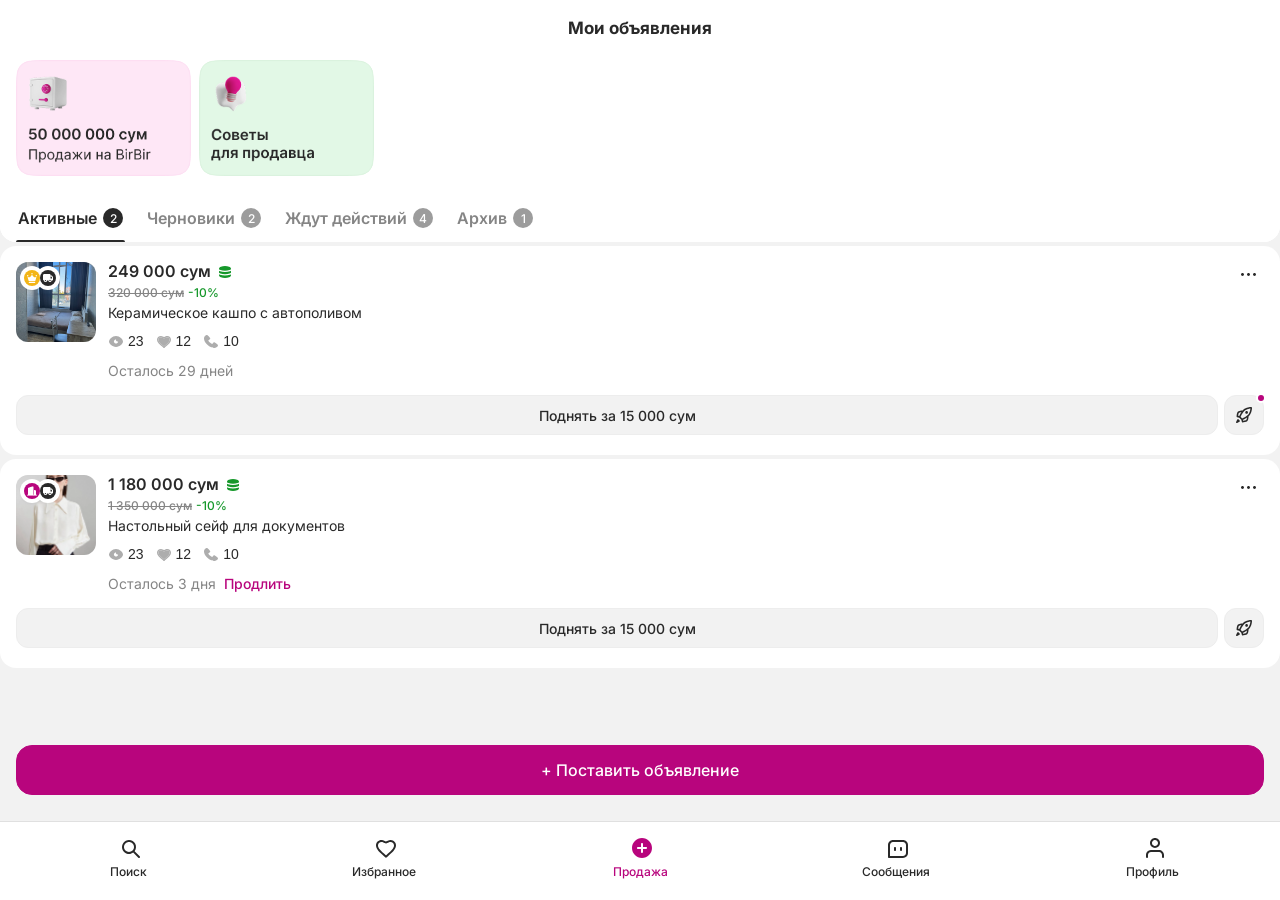
<file: seller-cabinet-screen.html>
<!DOCTYPE html>
<html lang="ru">
<head>
  <meta charset="UTF-8">
  <meta name="viewport" content="width=device-width, initial-scale=1, viewport-fit=cover">
  <meta name="theme-color" content="#ffffff">
  <title>BirBir Seller Cabinet</title>
  <script type="text/javascript">
    (function(c,l,a,r,i,t,y){
      c[a]=c[a]||function(){(c[a].q=c[a].q||[]).push(arguments)};
      t=l.createElement(r);t.async=1;t.src="https://www.clarity.ms/tag/"+i;
      y=l.getElementsByTagName(r)[0];y.parentNode.insertBefore(t,y);
    })(window, document, "clarity", "script", "waigjf60td");
  </script>
  <link rel="preconnect" href="https://fonts.googleapis.com">
  <link rel="preconnect" href="https://fonts.gstatic.com" crossorigin>
  <link href="https://fonts.googleapis.com/css2?family=Inter:wght@400;500;600;700&amp;display=swap" rel="stylesheet">
  <link rel="stylesheet" href="prototype-library/birbir-prototype-library.css?v=20260704-tabbar-center-v1">
  <link rel="stylesheet" href="prototype-library/posting-flow-fixes.css?v=20260705-posting-flow-v2">
</head>
<body>
  <svg class="icon-sprite" aria-hidden="true" focusable="false">
    <symbol id="icon-search" viewBox="0 0 24 24">
      <path fill-rule="evenodd" clip-rule="evenodd" d="M4.99999 10C4.99999 8.67392 5.52677 7.40215 6.46446 6.46447C7.40214 5.52678 8.67391 5 9.99999 5C11.3261 5 12.5978 5.52678 13.5355 6.46447C14.4732 7.40215 15 8.67392 15 10C15 11.3261 14.4732 12.5979 13.5355 13.5355C12.5978 14.4732 11.3261 15 9.99999 15C8.67391 15 7.40214 14.4732 6.46446 13.5355C5.52677 12.5979 4.99999 11.3261 4.99999 10ZM9.99999 3C8.89125 3 7.79837 3.26338 6.81134 3.76843C5.82431 4.27349 4.97138 5.00578 4.32276 5.90501C3.67415 6.80423 3.24842 7.84467 3.08063 8.94064C2.91283 10.0366 3.00778 11.1568 3.35764 12.2089C3.7075 13.2609 4.30228 14.2149 5.09298 14.9921C5.88369 15.7693 6.84771 16.3476 7.90567 16.6794C8.96362 17.0111 10.0852 17.0868 11.1782 16.9001C12.2711 16.7135 13.304 16.27 14.192 15.606L19.292 20.707C19.4795 20.8946 19.7339 21.0001 19.9991 21.0002C20.2644 21.0003 20.5188 20.895 20.7065 20.7075C20.8941 20.52 20.9996 20.2656 20.9997 20.0004C20.9998 19.7351 20.8945 19.4806 20.707 19.293L15.607 14.193C16.3853 13.1525 16.8587 11.9159 16.9741 10.6217C17.0895 9.32741 16.8424 8.02658 16.2604 6.86481C15.6784 5.70304 14.7846 4.72618 13.6789 4.0436C12.5732 3.36103 11.2994 2.99967 9.99999 3Z" fill="currentColor"/>
    </symbol>
    <symbol id="icon-arrow-left" viewBox="0 0 24 24">
      <path d="M18 12H6.5" fill="none" stroke="currentColor" stroke-width="2" stroke-linecap="round" stroke-linejoin="round"/>
      <path d="M10.5 8L6.5 12L10.5 16" fill="none" stroke="currentColor" stroke-width="2" stroke-linecap="round" stroke-linejoin="round"/>
    </symbol>
    <symbol id="icon-close" viewBox="0 0 8 8">
      <path d="M1 1L7 7" fill="none" stroke="currentColor" stroke-width="1.4" stroke-linecap="round"/>
      <path d="M7 1L1 7" fill="none" stroke="currentColor" stroke-width="1.4" stroke-linecap="round"/>
    </symbol>
    <symbol id="icon-heart-empty" viewBox="0 0 24 24">
      <path d="M20 8.39551C20 6.51496 18.5119 5 16.5 5C15.9615 5 15.4222 5.11732 14.9229 5.33496L14.7119 5.43457C14.2051 5.69039 13.7662 5.91157 13.4268 6.06543C13.2556 6.14299 13.064 6.22525 12.8701 6.29004C12.7249 6.33857 12.4609 6.41911 12.1406 6.43848L12 6.44238C11.6168 6.44238 11.2959 6.3455 11.1299 6.29004C10.936 6.22525 10.7444 6.14299 10.5732 6.06543C10.4035 5.98848 10.2086 5.89477 9.99316 5.78809L9.28809 5.43457C8.73147 5.15359 8.11531 5 7.5 5C5.48808 5 4 6.51496 4 8.39551C4.00012 9.57869 4.52443 10.8144 5.87695 12.4375C7.25135 14.0868 9.25434 15.876 11.8662 18.1992L11.8789 18.2109L11.8818 18.2139L12.0049 18.3232L12.123 18.2178L12.1582 18.1865L13.998 16.54C15.7226 14.9809 17.1025 13.6669 18.1299 12.4316C19.4778 10.811 19.9999 9.57668 20 8.39551ZM21.9902 8.74023C21.7868 12.2837 18.4567 15.2517 13.4893 19.6797L13.4502 19.7148L13.332 19.8203L12.9102 20.1885C12.5359 20.5043 12.2862 20.6615 12.001 20.6611L11.8604 20.6484C11.6289 20.6041 11.4047 20.449 11.0938 20.1846L10.6729 19.8154L10.5498 19.7051L10.5371 19.6943C5.5548 15.2626 2.21358 12.29 2.00977 8.74023L2 8.39551C2 5.37425 4.42 3 7.5 3L7.85254 3.01074C8.67327 3.06114 9.47051 3.28554 10.1895 3.64844C11.1062 4.11122 11.6222 4.37163 11.8965 4.42969L12 4.44238C12.1786 4.44238 12.5182 4.29381 13.1191 3.99609L13.8105 3.64844C14.632 3.23377 15.5558 3 16.5 3L16.7871 3.00684C19.7291 3.14909 22 5.46878 22 8.39551L21.9902 8.74023Z" fill="currentColor"/>
    </symbol>
    <symbol id="icon-chat" viewBox="0 0 24 24">
      <path d="M17 3C18.3261 3 19.5979 3.52678 20.5355 4.46447C21.4732 5.40215 22 6.67392 22 8V16C22 17.3261 21.4732 18.5979 20.5355 19.5355C19.5979 20.4732 18.3261 21 17 21H3C2.73478 21 2.48043 20.8946 2.29289 20.7071C2.10536 20.5196 2 20.2652 2 20V8C2 6.67392 2.52678 5.40215 3.46447 4.46447C4.40215 3.52678 5.67392 3 7 3H17ZM17 5H7C6.20435 5 5.44129 5.31607 4.87868 5.87868C4.31607 6.44129 4 7.20435 4 8V19H17C17.7956 19 18.5587 18.6839 19.1213 18.1213C19.6839 17.5587 20 16.7956 20 16V8C20 7.20435 19.6839 6.44129 19.1213 5.87868C18.5587 5.31607 17.7956 5 17 5ZM9 10C9.26522 10 9.51957 10.1054 9.70711 10.2929C9.89464 10.4804 10 10.7348 10 11V13C10 13.2652 9.89464 13.5196 9.70711 13.7071C9.51957 13.8946 9.26522 14 9 14C8.73478 14 8.48043 13.8946 8.29289 13.7071C8.10536 13.5196 8 13.2652 8 13V11C8 10.7348 8.10536 10.4804 8.29289 10.2929C8.48043 10.1054 8.73478 10 9 10ZM15 10C15.2449 10 15.4813 10.09 15.6644 10.2527C15.8474 10.4155 15.9643 10.6397 15.993 10.883L16 11V13C15.9997 13.2549 15.9021 13.5 15.7272 13.6854C15.5522 13.8707 15.313 13.9822 15.0586 13.9972C14.8042 14.0121 14.5536 13.9293 14.3582 13.7657C14.1627 13.6021 14.0371 13.3701 14.007 13.117L14 13V11C14 10.7348 14.1054 10.4804 14.2929 10.2929C14.4804 10.1054 14.7348 10 15 10Z" fill="currentColor"/>
    </symbol>
    <symbol id="icon-user" viewBox="0 0 24 24">
      <path fill-rule="evenodd" clip-rule="evenodd" d="M16 14C17.2885 14.0001 18.5272 14.4975 19.4578 15.3887C20.3884 16.2798 20.9391 17.4958 20.995 18.783L21 19V21C20.9997 21.2549 20.9021 21.5 20.7272 21.6854C20.5522 21.8707 20.313 21.9822 20.0586 21.9972C19.8042 22.0121 19.5536 21.9293 19.3582 21.7657C19.1627 21.6021 19.0371 21.3701 19.007 21.117L19 21V19C19 18.2348 18.7077 17.4985 18.1827 16.9417C17.6578 16.385 16.9399 16.0499 16.176 16.005L16 16H8C7.23479 16 6.49849 16.2923 5.94174 16.8173C5.38499 17.3422 5.04989 18.0601 5.005 18.824L5 19V21C4.99972 21.2549 4.90212 21.5 4.72715 21.6854C4.55218 21.8707 4.31305 21.9822 4.05861 21.9972C3.80416 22.0121 3.55362 21.9293 3.35817 21.7657C3.16271 21.6021 3.0371 21.3701 3.007 21.117L3 21V19C3.00007 17.7115 3.49754 16.4728 4.38866 15.5422C5.27978 14.6116 6.49575 14.0609 7.783 14.005L8 14H16ZM12 2C13.3261 2 14.5979 2.52678 15.5355 3.46447C16.4732 4.40215 17 5.67392 17 7C17 8.32608 16.4732 9.59785 15.5355 10.5355C14.5979 11.4732 13.3261 12 12 12C10.6739 12 9.40215 11.4732 8.46447 10.5355C7.52678 9.59785 7 8.32608 7 7C7 5.67392 7.52678 4.40215 8.46447 3.46447C9.40215 2.52678 10.6739 2 12 2ZM12 4C11.606 4 11.2159 4.0776 10.8519 4.22836C10.488 4.37913 10.1573 4.6001 9.87868 4.87868C9.6001 5.15726 9.37913 5.48797 9.22836 5.85195C9.0776 6.21593 9 6.60603 9 7C9 7.39397 9.0776 7.78407 9.22836 8.14805C9.37913 8.51203 9.6001 8.84274 9.87868 9.12132C10.1573 9.3999 10.488 9.62087 10.8519 9.77164C11.2159 9.9224 11.606 10 12 10C12.7956 10 13.5587 9.68393 14.1213 9.12132C14.6839 8.55871 15 7.79565 15 7C15 6.20435 14.6839 5.44129 14.1213 4.87868C13.5587 4.31607 12.7956 4 12 4Z" fill="currentColor"/>
    </symbol>
    <symbol id="icon-add-circle-fill" viewBox="0 0 24 24">
      <path d="M12 2C17.523 2 22 6.477 22 12C22 17.523 17.523 22 12 22C6.477 22 2 17.523 2 12C2 6.477 6.477 2 12 2ZM12 7C11.7551 7.00003 11.5187 7.08996 11.3356 7.25272C11.1526 7.41547 11.0357 7.63975 11.007 7.883L11 8V11H8C7.74512 11.0003 7.49997 11.0979 7.31463 11.2728C7.1293 11.4478 7.01777 11.687 7.00283 11.9414C6.98789 12.1958 7.07067 12.4464 7.23426 12.6418C7.39786 12.8373 7.6299 12.9629 7.883 12.993L8 13H11V16C11.0003 16.2549 11.0979 16.5 11.2728 16.6854C11.4478 16.8707 11.687 16.9822 11.9414 16.9972C12.1958 17.0121 12.4464 16.9293 12.6418 16.7657C12.8373 16.6021 12.9629 16.3701 12.993 16.117L13 16V13H16C16.2549 12.9997 16.5 12.9021 16.6854 12.7272C16.8707 12.5522 16.9822 12.313 16.9972 12.0586C17.0121 11.8042 16.9293 11.5536 16.7657 11.3582C16.6021 11.1627 16.3701 11.0371 16.117 11.007L16 11H13V8C13 7.73478 12.8946 7.48043 12.7071 7.29289C12.5196 7.10536 12.2652 7 12 7Z" fill="currentColor"/>
    </symbol>
    <symbol id="icon-add-circle" viewBox="0 0 24 24">
      <path d="M12 2C17.523 2 22 6.477 22 12C22 17.523 17.523 22 12 22C6.477 22 2 17.523 2 12C2 6.477 6.477 2 12 2ZM12 4C9.87827 4 7.84344 4.84285 6.34315 6.34315C4.84285 7.84344 4 9.87827 4 12C4 14.1217 4.84285 16.1566 6.34315 17.6569C7.84344 19.1571 9.87827 20 12 20C14.1217 20 16.1566 19.1571 17.6569 17.6569C19.1571 16.1566 20 14.1217 20 12C20 9.87827 19.1571 7.84344 17.6569 6.34315C16.1566 4.84285 14.1217 4 12 4ZM12 7C12.2652 7 12.5196 7.10536 12.7071 7.29289C12.8946 7.48043 13 7.73478 13 8V11H16C16.2652 11 16.5196 11.1054 16.7071 11.2929C16.8946 11.4804 17 11.7348 17 12C17 12.2652 16.8946 12.5196 16.7071 12.7071C16.5196 12.8946 16.2652 13 16 13H13V16C13 16.2652 12.8946 16.5196 12.7071 16.7071C12.5196 16.8946 12.2652 17 12 17C11.7348 17 11.4804 16.8946 11.2929 16.7071C11.1054 16.5196 11 16.2652 11 16V13H8C7.73478 13 7.48043 12.8946 7.29289 12.7071C7.10536 12.5196 7 12.2652 7 12C7 11.7348 7.10536 11.4804 7.29289 11.2929C7.48043 11.1054 7.73478 11 8 11H11V8C11 7.73478 11.1054 7.48043 11.2929 7.29289C11.4804 7.10536 11.7348 7 12 7Z" fill="currentColor"/>
    </symbol>
    <symbol id="icon-chevron-right-circle-fill" viewBox="0 0 24 24">
      <path fill-rule="evenodd" clip-rule="evenodd" d="M12 2C6.47715 2 2 6.47715 2 12C2 17.5228 6.47715 22 12 22C17.5228 22 22 17.5228 22 12C22 6.47715 17.5228 2 12 2ZM15.0399 11.9949C15.0399 12.2168 14.9519 12.4296 14.7951 12.5866H14.7962L11.637 15.7447C11.5597 15.8246 11.4673 15.8884 11.3651 15.9322C11.2629 15.976 11.1531 15.9991 11.0419 16C10.9307 16.0009 10.8205 15.9796 10.7176 15.9375C10.6147 15.8954 10.5213 15.8331 10.4427 15.7545C10.3641 15.6758 10.302 15.5823 10.2599 15.4794C10.2179 15.3765 10.1968 15.2662 10.1978 15.1551C10.1988 15.0439 10.222 14.9341 10.2659 14.8319C10.3098 14.7298 10.3736 14.6374 10.4536 14.5602L13.019 11.9949L10.4542 9.42954C10.3764 9.35181 10.3147 9.25952 10.2726 9.15794C10.2305 9.05636 10.2088 8.94748 10.2088 8.83752C10.2088 8.72756 10.2304 8.61868 10.2725 8.51708C10.3145 8.41548 10.3762 8.32316 10.4539 8.24539C10.5316 8.16762 10.6239 8.10592 10.7255 8.06381C10.8271 8.02171 10.936 8.00003 11.0459 8C11.268 7.99995 11.481 8.08812 11.6381 8.24511L14.7951 11.4032C14.9519 11.5602 15.0399 11.773 15.0399 11.9949Z" fill="currentColor"/>
    </symbol>
    <symbol id="icon-business-fill" viewBox="0 0 24 24">
      <path fill-rule="evenodd" clip-rule="evenodd" d="M18.8422 2.00049C19.6798 2.00049 20.483 2.33319 21.0752 2.9254C21.6674 3.5176 22.0001 4.32081 22.0001 5.15832V18.8422C22.0001 19.6798 21.6674 20.483 21.0752 21.0752C20.483 21.6674 19.6798 22.0001 18.8422 22.0001H15.6844V15.6844C15.6844 14.8469 15.3517 14.0437 14.7595 13.4515C14.1673 12.8593 13.3641 12.5266 12.5266 12.5266H11.474C10.6365 12.5266 9.83326 12.8593 9.24106 13.4515C8.64885 14.0437 8.31615 14.8469 8.31615 15.6844V22.0001H5.15832C4.32081 22.0001 3.5176 21.6674 2.9254 21.0752C2.33319 20.483 2.00049 19.6798 2.00049 18.8422V5.15832C2.00049 4.32081 2.33319 3.5176 2.9254 2.9254C3.5176 2.33319 4.32081 2.00049 5.15832 2.00049H18.8422Z" fill="currentColor"/>
    </symbol>
    <symbol id="icon-lightning-fill" viewBox="0 0 24 24">
      <path fill-rule="evenodd" clip-rule="evenodd" d="M8.08384 2.6C8.24584 2.235 8.60684 2 9.00684 2H16.9838C17.7338 2 18.2228 2.79 17.8868 3.462L15.6178 8H18.9758C19.8758 8 20.3258 9.088 19.6898 9.724L7.73684 21.677C6.98284 22.431 5.72684 21.655 6.06484 20.644L8.61284 13H5.01484C4.84659 13 4.681 12.958 4.53312 12.8777C4.38524 12.7974 4.25975 12.6815 4.16806 12.5404C4.07636 12.3994 4.02136 12.2376 4.00805 12.0699C3.99474 11.9022 4.02354 11.7338 4.09184 11.58L8.08384 2.6Z" fill="currentColor"/>
    </symbol>
    <symbol id="icon-track-fill" viewBox="0 0 24 24">
      <path d="M15.1504 3.59961C16.3097 3.59986 17.2496 4.53993 17.25 5.69922V6.75H18.8457C19.4834 6.75014 20.0869 7.0402 20.4854 7.53809L22.04 9.48145C22.3376 9.85363 22.4999 10.3164 22.5 10.793V15.1494C22.5 16.3092 21.5592 17.25 20.3994 17.25H19.3496L19.3457 17.4121C19.2613 19.0764 17.8845 20.4004 16.1992 20.4004C14.5141 20.4002 13.1381 19.0763 13.0537 17.4121L13.0498 17.25H9.89941L9.89551 17.4121C9.81112 19.0764 8.43433 20.4004 6.74902 20.4004C5.06382 20.4003 3.68792 19.0764 3.60352 17.4121L3.59961 17.25L3.38574 17.2383C2.32663 17.1309 1.5 16.2368 1.5 15.1494V6.69922C1.50028 4.72708 2.60372 3.59975 4.59961 3.59961H15.1504Z" fill="currentColor"/>
    </symbol>
    <symbol id="icon-crown-fill" viewBox="0 0 24 24">
      <path d="M6.06459 19.1471H17.9344C18.3153 19.1473 18.6855 19.0201 18.9858 18.7857C19.2862 18.5513 19.4996 18.2233 19.592 17.8537L21.4462 10.7962C21.4713 10.6948 21.4699 10.5886 21.4418 10.4879C21.4138 10.3872 21.3602 10.2955 21.2863 10.2216C21.2123 10.1478 21.1205 10.0943 21.0198 10.0664C20.9191 10.0386 20.8129 10.0372 20.7115 10.0625L19.68 10.3204C18.834 10.532 17.945 10.4961 17.1187 10.2171C16.2925 9.93814 15.5637 9.42775 15.0191 8.74664L12.945 6.15371C12.8314 6.01203 12.6875 5.89768 12.5239 5.81909C12.3602 5.74051 12.181 5.69971 11.9995 5.69971C11.8179 5.69971 11.6387 5.74051 11.4751 5.81909C11.3114 5.89768 11.1675 6.01203 11.054 6.15371L8.97984 8.74664C8.43521 9.42775 7.70645 9.93814 6.8802 10.2171C6.05394 10.4961 5.16495 10.532 4.31891 10.3204L3.28747 10.0625C3.18607 10.0372 3.07985 10.0386 2.97912 10.0664C2.8784 10.0943 2.7866 10.1478 2.71265 10.2216C2.6387 10.2955 2.58511 10.3872 2.55709 10.4879C2.52908 10.5886 2.52759 10.6948 2.55277 10.7962L4.40793 17.8537C4.50034 18.2231 4.71357 18.551 5.01373 18.7854C5.3139 19.0197 5.68377 19.147 6.06459 19.1471Z" fill="currentColor"/>
    </symbol>
    <symbol id="icon-seller-badge-premium" viewBox="0 0 9.16664 8.9535">
      <path d="M2.11045 7.41607H7.05618C7.21493 7.41615 7.36914 7.36315 7.4943 7.2655C7.61945 7.16785 7.70836 7.03115 7.74688 6.87715L8.51944 3.93654C8.52993 3.89428 8.52931 3.85002 8.51764 3.80807C8.50597 3.76612 8.48364 3.7279 8.45282 3.69713C8.42201 3.66636 8.38376 3.64408 8.34179 3.63247C8.29982 3.62085 8.25556 3.6203 8.21332 3.63085L7.78355 3.73829C7.43103 3.82644 7.06062 3.8115 6.71635 3.69526C6.37207 3.57901 6.06842 3.36635 5.84149 3.08255L4.97727 2.00217C4.92997 1.94313 4.87001 1.89549 4.80182 1.86274C4.73363 1.83 4.65896 1.813 4.58332 1.813C4.50767 1.813 4.433 1.83 4.36481 1.86274C4.29662 1.89549 4.23666 1.94313 4.18936 2.00217L3.32514 3.08255C3.09821 3.36635 2.79456 3.57901 2.45028 3.69526C2.10601 3.8115 1.7356 3.82644 1.38308 3.73829L0.953316 3.63085C0.911067 3.6203 0.866807 3.62085 0.824839 3.63247C0.78287 3.64408 0.74462 3.66636 0.713807 3.69713C0.682994 3.7279 0.660665 3.76612 0.648993 3.80807C0.63732 3.85002 0.636699 3.89428 0.647192 3.93654L1.42018 6.87715C1.45868 7.03108 1.54752 7.16772 1.67259 7.26537C1.79766 7.36301 1.95178 7.41606 2.11045 7.41607Z" fill="currentColor"/>
      <path d="M0.639535 3.09108C0.99274 3.09108 1.27907 2.80475 1.27907 2.45154C1.27907 2.09834 0.99274 1.81201 0.639535 1.81201C0.28633 1.81201 0 2.09834 0 2.45154C0 2.80475 0.28633 3.09108 0.639535 3.09108Z" fill="currentColor"/>
      <path d="M8.52711 3.09108C8.88031 3.09108 9.16664 2.80475 9.16664 2.45154C9.16664 2.09834 8.88031 1.81201 8.52711 1.81201C8.1739 1.81201 7.88757 2.09834 7.88757 2.45154C7.88757 2.80475 8.1739 3.09108 8.52711 3.09108Z" fill="currentColor"/>
      <path d="M4.58336 1.27907C4.93656 1.27907 5.22289 0.99274 5.22289 0.639535C5.22289 0.28633 4.93656 0 4.58336 0C4.23015 0 3.94382 0.28633 3.94382 0.639535C3.94382 0.99274 4.23015 1.27907 4.58336 1.27907Z" fill="currentColor"/>
      <path d="M7.14147 8.95349H2.02519C1.91212 8.95349 1.80367 8.90857 1.72371 8.82862C1.64376 8.74866 1.59884 8.64021 1.59884 8.52714C1.59884 8.41406 1.64376 8.30562 1.72371 8.22566C1.80367 8.1457 1.91212 8.10078 2.02519 8.10078H7.14147C7.25455 8.10078 7.363 8.1457 7.44295 8.22566C7.52291 8.30562 7.56783 8.41406 7.56783 8.52714C7.56783 8.64021 7.52291 8.74866 7.44295 8.82862C7.363 8.90857 7.25455 8.95349 7.14147 8.95349Z" fill="currentColor"/>
    </symbol>
    <symbol id="icon-seller-badge-pushup" viewBox="0 0 10 9.40293">
      <path d="M0.5 8.40293H1V2.08293C1.00001 1.9255 1.04957 1.77207 1.14164 1.64437C1.23371 1.51667 1.36364 1.42118 1.513 1.37143L5.513 0.0384306C5.62573 0.000884191 5.74577 -0.00934154 5.86322 0.00859565C5.98068 0.0265328 6.09219 0.0721197 6.18858 0.141601C6.28496 0.211082 6.36346 0.302469 6.4176 0.408233C6.47175 0.513998 6.49999 0.631113 6.5 0.749931V8.40293H7V3.89793C7.00002 3.86096 7.00824 3.82445 7.02408 3.79104C7.03991 3.75763 7.06295 3.72814 7.09155 3.70471C7.12015 3.68127 7.15359 3.66448 7.18946 3.65552C7.22533 3.64657 7.26274 3.64568 7.299 3.65293L8.397 3.87293C8.56696 3.9069 8.7199 3.99869 8.82983 4.13268C8.93977 4.26668 8.9999 4.43461 9 4.60793V8.40293H9.5C9.63261 8.40293 9.75979 8.45561 9.85355 8.54938C9.94732 8.64314 10 8.77032 10 8.90293C10 9.03554 9.94732 9.16272 9.85355 9.25648C9.75979 9.35025 9.63261 9.40293 9.5 9.40293H0.5C0.367392 9.40293 0.240215 9.35025 0.146447 9.25648C0.0526784 9.16272 0 9.03554 0 8.90293C0 8.77032 0.0526784 8.64314 0.146447 8.54938C0.240215 8.45561 0.367392 8.40293 0.5 8.40293Z" fill="currentColor"/>
    </symbol>
    <symbol id="icon-seller-badge-delivery" viewBox="0 0 10.5 8.40039">
      <path d="M6.8252 0C7.40486 0.000126741 7.8748 0.470161 7.875 1.0498V1.5752H8.67285C8.99154 1.57526 9.29297 1.72002 9.49219 1.96875L10.2695 2.94043C10.4184 3.12656 10.5 3.35832 10.5 3.59668V5.77539C10.4998 6.35501 10.0298 6.82506 9.4502 6.8252H8.9248L8.91699 6.98633C8.83629 7.78048 8.16506 8.40039 7.34961 8.40039C6.53427 8.40029 5.86392 7.78039 5.7832 6.98633L5.77441 6.8252H4.19922L4.19141 6.98633C4.1107 7.78034 3.44026 8.4002 2.625 8.40039C1.80956 8.40039 1.13832 7.78047 1.05762 6.98633L1.0498 6.8252L0.942383 6.81934C0.413195 6.76544 0.000214673 6.31875 0 5.77539V1.5498C0.000141049 0.563736 0.551862 7.12035e-05 1.5498 0H6.8252ZM2.59668 6.18164C2.18935 6.1819 1.85938 6.51253 1.85938 6.91992C1.85948 7.32723 2.18941 7.65696 2.59668 7.65723C3.00417 7.65723 3.33486 7.32739 3.33496 6.91992C3.33496 6.51236 3.00424 6.18164 2.59668 6.18164ZM7.34961 6.08691C6.94206 6.08692 6.61133 6.41764 6.61133 6.8252C6.61137 7.23271 6.94208 7.56347 7.34961 7.56348C7.75714 7.56348 8.08785 7.23271 8.08789 6.8252C8.08789 6.41764 7.75717 6.08691 7.34961 6.08691ZM7.875 4.72461H9.4502V3.59668L8.67285 2.625H7.875V4.72461Z" fill="currentColor"/>
    </symbol>
  </svg>

  <div class="app seller-cabinet-app">
    <main class="screen seller-cabinet-page" data-seller-cabinet-root>
      <section class="seller-cabinet-header">
        <div class="seller-cabinet-header__top">
          <h1 class="seller-cabinet-header__title">Мои объявления</h1>
        </div>

        <section class="seller-cabinet-banners banners" aria-label="Промо продавца">
          <div class="seller-cabinet-banners__row">
            <button class="seller-cabinet-banner" type="button" data-seller-sheet-open="services" aria-label="Продажи на BirBir">
              <img class="seller-cabinet-banner__image" src="assets/seller-cabinet/banner-sales.png" alt="50 000 000 сум Продажи на BirBir">
            </button>
            <button class="seller-cabinet-banner" type="button" data-seller-open-tooltip aria-label="Советы для продавца">
              <img class="seller-cabinet-banner__image" src="assets/seller-cabinet/banner-tips.png" alt="Советы для продавца">
            </button>
          </div>
        </section>

        <div class="seller-cabinet-tabs" data-seller-tabs aria-label="Вкладки объявлений"></div>
      </section>

      <section class="seller-cabinet-content" data-seller-content aria-live="polite"></section>
    </main>

    <div class="seller-cabinet-notification" data-seller-notification hidden aria-hidden="true"></div>

    <div class="filters-tooltip seller-cabinet-tooltip" data-seller-tooltip hidden aria-hidden="true">
      <button class="filters-tooltip__close" type="button" data-seller-tooltip-close aria-label="Закрыть подсказку">
        <span class="icon-box icon-box--8">
          <svg class="icon-svg" viewBox="0 0 8 8" aria-hidden="true">
            <use href="#icon-close"></use>
          </svg>
        </span>
      </button>
      <p class="filters-tooltip__text">Поднимайте объявления и включайте услуги, чтобы быстрее получать отклики.</p>
      <span class="filters-tooltip__pointer" aria-hidden="true"></span>
    </div>

    <div class="seller-cabinet-footer">
      <div class="seller-cabinet-footer__cta">
        <a class="library-button library-button--accent-filled" href="posting-flow-screen.html" data-seller-posting-entry>
          <span class="library-button__label">+ Поставить объявление</span>
        </a>
      </div>

      <nav class="tabbar" aria-label="Основная навигация">
        <div class="tabbar__items">
          <a class="tabbar__item" href="index.html">
            <span class="icon-box icon-box--24 icon-color--primary" aria-hidden="true">
              <svg class="icon-svg icon--search" viewBox="0 0 24 24" aria-hidden="true">
                <use href="#icon-search"></use>
              </svg>
            </span>
            <span>Поиск</span>
          </a>
          <a class="tabbar__item" href="#">
            <span class="icon-box icon-box--24 icon-color--primary" aria-hidden="true">
              <svg class="icon-svg icon--heart-empty" viewBox="0 0 24 24" aria-hidden="true">
                <use href="#icon-heart-empty"></use>
              </svg>
            </span>
            <span>Избранное</span>
          </a>
          <a class="tabbar__item tabbar__item--active" href="seller-cabinet-screen.html">
            <span class="icon-box icon-box--24 icon-color--active" aria-hidden="true">
              <svg class="icon-svg icon--add-circle-fill" viewBox="0 0 24 24" aria-hidden="true">
                <use href="#icon-add-circle-fill"></use>
              </svg>
            </span>
            <span>Продажа</span>
          </a>
          <a class="tabbar__item" href="#">
            <span class="icon-box icon-box--24 icon-color--primary" aria-hidden="true">
              <svg class="icon-svg icon--chat" viewBox="0 0 24 24" aria-hidden="true">
                <use href="#icon-chat"></use>
              </svg>
            </span>
            <span>Сообщения</span>
          </a>
          <a class="tabbar__item" href="profile-screen.html">
            <span class="icon-box icon-box--24 icon-color--primary" aria-hidden="true">
              <svg class="icon-svg icon--user" viewBox="0 0 24 24" aria-hidden="true">
                <use href="#icon-user"></use>
              </svg>
            </span>
            <span>Профиль</span>
          </a>
        </div>
      </nav>
    </div>
  </div>

  <div class="filter-bottomsheet seller-bottomsheet" data-seller-bottomsheet aria-hidden="true">
    <div class="filter-bottomsheet__backdrop" data-seller-sheet-close></div>
    <div class="filter-bottomsheet__panel" role="dialog" aria-modal="true" aria-labelledby="seller-bottomsheet-title">
      <div class="filter-bottomsheet__header">
        <div class="filter-bottomsheet__title-row">
          <button class="filter-bottomsheet__reset seller-bottomsheet__ghost" type="button" data-seller-sheet-secondary hidden></button>
          <h2 class="filter-bottomsheet__title" id="seller-bottomsheet-title">Детали</h2>
          <button class="filter-bottomsheet__close" type="button" data-seller-sheet-close aria-label="Закрыть">
            <span class="icon-box icon-box--16" aria-hidden="true">
              <img class="seller-icon-img" src="prototype-library/icon-source-svg/Close.svg" alt="">
            </span>
          </button>
        </div>
      </div>
      <div class="filter-bottomsheet__list seller-bottomsheet__list" data-seller-sheet-content></div>
      <div class="filter-apply-bar seller-bottomsheet__footer">
        <div class="filter-apply-bar__inner">
          <button class="filter-apply-bar__button" type="button" data-seller-sheet-primary>Понятно</button>
        </div>
      </div>
    </div>
  </div>

  <div class="seller-posting-embed" data-seller-posting-embed hidden aria-hidden="true">
    <iframe class="seller-posting-embed__frame" data-seller-posting-frame title="Постановка объявления" src="posting-flow-screen.html?embedded=1&amp;v=20260705-embedded-v2"></iframe>
  </div>

  <script id="seller-cabinet-state-map" type="application/json">
    {
      "activeTab": "active",
      "tooltip": {
        "text": "Поднимайте объявления и включайте услуги, чтобы быстрее получать отклики."
      },
      "notifications": {
        "default": {
          "tone": "info",
          "title": "Сервисы помогут выделиться",
          "text": "Попробуйте поднятие, VIP или доставку для большего охвата."
        },
        "published": {
          "tone": "success",
          "title": "Объявление опубликовано",
          "text": "Теперь оно появится во вкладке «Активные»."
        },
        "archived": {
          "tone": "info",
          "title": "Объявление отправлено в архив",
          "text": "Вы сможете вернуть его в публикацию в любой момент."
        },
        "review": {
          "tone": "warning",
          "title": "Отправили на модерацию",
          "text": "Проверка обычно занимает до 15 минут."
        },
        "saved": {
          "tone": "success",
          "title": "Изменения сохранены",
          "text": "Продолжить редактирование можно из вкладки «Черновики»."
        },
        "removed": {
          "tone": "info",
          "title": "Карточка удалена",
          "text": "Если вкладка опустеет, появится пустое состояние."
        }
      },
      "emptyStates": {
        "active": {
          "title": "Пока нет активных объявлений",
          "text": "Разместите первое объявление или верните товар из архива.",
          "cta": "Разместить объявление"
        },
        "draft": {
          "title": "Черновиков пока нет",
          "text": "Сохраненные объявления появятся здесь, когда вы прервете создание.",
          "cta": "Начать объявление"
        },
        "needs-action": {
          "title": "Все объявления в порядке",
          "text": "Когда понадобится исправление или продление, карточки появятся здесь.",
          "cta": "Открыть активные"
        },
        "archived": {
          "title": "Архив пуст",
          "text": "Скрытые объявления будут храниться здесь, если вы снимете их с публикации.",
          "cta": "Вернуться к активным"
        }
      },
      "services": [
        {
          "id": "vip",
          "title": "VIP на 7 дней",
          "description": "Яркая карточка и приоритет в подборках.",
          "price": "45 000 сум",
          "icon": "prototype-library/icon-source-svg/CrownFill.svg"
        },
        {
          "id": "boost",
          "title": "Поднять в выдаче",
          "description": "Объявление снова попадет в верхние позиции.",
          "price": "15 000 сум",
          "icon": "prototype-library/icon-source-svg/UpAdFill.svg"
        },
        {
          "id": "delivery",
          "title": "BirBir Доставка",
          "description": "Повышает доверие и добавляет удобный бейдж в карточку.",
          "price": "Бесплатно",
          "icon": "prototype-library/icon-source-svg/TrackFill.svg"
        }
      ],
      "cardsByTab": {
        "active": [
          {
            "id": "active-card",
            "variant": "active",
            "title": "Керамическое кашпо с автополивом",
            "price": "249 000 сум",
            "oldPrice": "320 000 сум",
            "discount": "-10%",
            "badges": [
              { "type": "premium", "iconOnly": true },
              { "type": "delivery", "iconOnly": true }
            ],
            "stats": { "views": 23, "favorites": 12, "calls": 10 },
            "statusTone": "muted",
            "statusText": "Осталось 29 дней",
            "promoAction": { "id": "services", "label": "Поднять за 15 000 сум", "dot": true, "icon": "prototype-library/icon-source-svg/UpAdFill.svg" },
            "photo": "assets/Photo/994253a58d8fb94a9dafd9f8fe82.webp"
          },
          {
            "id": "active-expires-card",
            "variant": "activeExpires",
            "title": "Настольный сейф для документов",
            "price": "1 180 000 сум",
            "oldPrice": "1 350 000 сум",
            "discount": "-10%",
            "badges": [
              { "type": "push-up", "iconOnly": true },
              { "type": "delivery", "iconOnly": true }
            ],
            "stats": { "views": 23, "favorites": 12, "calls": 10 },
            "statusTone": "muted",
            "statusText": "Осталось 3 дня",
            "statusAction": { "id": "renew", "label": "Продлить" },
            "promoAction": { "id": "services", "label": "Поднять за 15 000 сум", "dot": false, "icon": "prototype-library/icon-source-svg/UpAdFill.svg" },
            "photo": "assets/Photo/2a9ddec28868becbf08a7f918ab0.webp"
          }
        ],
        "draft": [
          {
            "id": "draft-card",
            "variant": "draft",
            "title": "Плетеная корзина для белья",
            "price": "189 000 сум",
            "badges": [
              { "type": "delivery", "iconOnly": true },
              { "type": "premium", "iconOnly": true }
            ],
            "statusTone": "muted",
            "statusText": "29 дней до удаления",
            "photo": "assets/Photo/3c8ba0b52ef4b055440d94b94d57.webp"
          },
          {
            "id": "draft-expires-card",
            "variant": "draftExpires",
            "title": "Органайзер для рабочего стола",
            "price": "139 000 сум",
            "badges": [
              { "type": "push-up", "iconOnly": true }
            ],
            "statusTone": "warning",
            "statusText": "3 дня до удаления",
            "photo": "assets/Photo/cf897c293769fbea79f5339c4484.webp"
          }
        ],
        "needs-action": [
          {
            "id": "under-review-card",
            "variant": "underReview",
            "title": "Комплект контейнеров для хранения",
            "price": "275 000 сум",
            "oldPrice": "340 000 сум",
            "discount": "-10%",
            "badges": [
              { "type": "delivery", "iconOnly": true }
            ],
            "stats": { "views": 23, "favorites": 12, "calls": 10 },
            "statusTone": "warning",
            "statusText": "На проверке",
            "actions": [
              { "id": "services", "label": "Реклама", "icon": "prototype-library/icon-source-svg/UpAdFill.svg" }
            ],
            "photo": "assets/Photo/3b6ce1f096e72287f6d7c2933f26.webp"
          },
          {
            "id": "needs-revision-card",
            "variant": "needsRevision",
            "title": "Лампа для чтения с гибкой ножкой",
            "price": "319 000 сум",
            "oldPrice": "390 000 сум",
            "discount": "-10%",
            "badges": [
              { "type": "premium", "iconOnly": true }
            ],
            "statusTone": "warning",
            "statusText": "Требует доработки",
            "alert": {
              "tone": "warning",
              "text": "Текст описания причины отклонения может быть в несколько строк"
            },
            "actions": [
              { "id": "edit", "label": "Редактировать" }
            ],
            "photo": "assets/Photo/32b509cedd2580cc76395a051202.webp"
          },
          {
            "id": "rejected-card",
            "variant": "rejected",
            "title": "Набор тарелок для сервировки",
            "price": "460 000 сум",
            "oldPrice": "530 000 сум",
            "discount": "-10%",
            "badges": [
              { "type": "push-up", "iconOnly": true }
            ],
            "statusTone": "danger",
            "statusText": "Отклонено",
            "alert": {
              "tone": "danger",
              "text": "Текст описания причины отклонения может быть в несколько строк"
            },
            "actions": [
              { "id": "remove", "label": "Удалить" }
            ],
            "photo": "assets/Photo/6e921e0fc482b4eace9c2be9f1f1.webp"
          },
          {
            "id": "expired-card",
            "variant": "expired",
            "title": "Песочный тренч oversize",
            "price": "690 000 сум",
            "oldPrice": "790 000 сум",
            "discount": "-10%",
            "badges": [
              { "type": "premium", "iconOnly": true },
              { "type": "delivery", "iconOnly": true }
            ],
            "stats": { "views": 23, "favorites": 12, "calls": 10 },
            "statusTone": "danger",
            "statusText": "Истек срок",
            "actions": [
              { "id": "reactivate", "label": "Опубликовать повторно" },
              { "id": "services", "label": "Реклама", "icon": "prototype-library/icon-source-svg/UpAdFill.svg", "compact": true }
            ],
            "photo": "assets/Photo/karolina-grabowska-4A8N12Dl0Us-unsplash.jpg"
          }
        ],
        "archived": [
          {
            "id": "archived-card",
            "variant": "archived",
            "title": "Кардиган свободного кроя",
            "price": "355 000 сум",
            "oldPrice": "410 000 сум",
            "discount": "-10%",
            "badges": [
              { "type": "delivery", "iconOnly": true },
              { "type": "push-up", "iconOnly": true }
            ],
            "stats": { "views": 23, "favorites": 12, "calls": 10 },
            "statusTone": "muted",
            "statusText": "Закрыто",
            "photo": "assets/Photo/karolina-grabowska-6JJkzi-3TQM-unsplash.jpg"
          }
        ]
      }
    }
  </script>
  <script>
    (function () {
      "use strict";

      var STORAGE_KEY = "birbirPostingFlowState";
      var embed = document.querySelector("[data-seller-posting-embed]");
      var frame = document.querySelector("[data-seller-posting-frame]");
      var frameReady = false;
      var pendingReset = false;
      var closeTimer = null;

      if (!embed || !frame) {
        return;
      }

      frame.addEventListener("load", function () {
        frameReady = true;
        if (pendingReset) {
          resetPostingFrame();
        }
      });

      document.addEventListener("click", function (event) {
        var trigger = event.target.closest("[data-seller-posting-entry]");
        if (!trigger) {
          return;
        }

        event.preventDefault();
        event.stopImmediatePropagation();
        openPostingFlow();
      }, true);

      window.addEventListener("message", function (event) {
        if (event.origin !== window.location.origin) {
          return;
        }

        if (event.data && event.data.type === "birbir-posting-close") {
          closePostingFlow();
        }
      });

      window.setTimeout(function () {
        frame.contentWindow;
      }, 120);

      function openPostingFlow() {
        window.clearTimeout(closeTimer);
        clearSavedPosting();
        pendingReset = true;
        resetPostingFrame();
        triggerLightHaptic();
        embed.hidden = false;
        embed.setAttribute("aria-hidden", "false");
        document.body.classList.add("seller-posting-modal-open");

        window.requestAnimationFrame(function () {
          embed.classList.add("is-open");
        });
      }

      function closePostingFlow() {
        window.clearTimeout(closeTimer);
        embed.classList.remove("is-open");
        embed.setAttribute("aria-hidden", "true");
        document.body.classList.remove("seller-posting-modal-open");
        embed.hidden = true;
      }

      function resetPostingFrame() {
        if (!frame.contentWindow) {
          return;
        }

        pendingReset = false;
        frame.contentWindow.postMessage({ type: "birbir-posting-open" }, window.location.origin);
      }

      function clearSavedPosting() {
        try {
          if (window.sessionStorage) {
            window.sessionStorage.removeItem(STORAGE_KEY);
          }
        } catch (error) {}
      }

      function triggerLightHaptic() {
        try {
          if (window.Telegram && window.Telegram.WebApp && window.Telegram.WebApp.HapticFeedback) {
            window.Telegram.WebApp.HapticFeedback.impactOccurred("light");
            return;
          }
        } catch (error) {}

        try {
          if (window.navigator && typeof window.navigator.vibrate === "function") {
            window.navigator.vibrate(12);
          }
        } catch (error) {}
      }
    })();
  </script>
  <script src="prototype-library/birbir-prototype-library.js?v=20260705-posting-flow-v1"></script>
</body>
</html>
</file>
<file: prototype-library/birbir-prototype-library.css>
:root {
      --bg: #ffffff;
      --text: #292929;
      --muted: #858585;
      --error: #d34848;
      --border: #ededed;
      --tab-border: #e0e0e0;
      --chip-bg: #f2f2f2;
      --accent: #b8057d;
      --premium: #f3b517;
      --success: #19b333;
      --shadow-badge: rgba(41, 41, 41, 0.6);
      --top-strip-height: 0px;
      --safe-top: env(safe-area-inset-top, 0px);
      --safe-bottom: env(safe-area-inset-bottom, 0px);
    }

    * {
      box-sizing: border-box;
    }

    html,
    body {
      margin: 0;
      min-height: 100%;
      background: var(--bg);
      color: var(--text);
      font-family: "Inter", -apple-system, BlinkMacSystemFont, "Segoe UI", sans-serif;
      -webkit-font-smoothing: antialiased;
      -moz-osx-font-smoothing: grayscale;
      -webkit-text-size-adjust: 100%;
      text-rendering: optimizeLegibility;
    }

    body {
      min-width: 100%;
    }

    img {
      display: block;
      max-width: 100%;
    }

    .icon-sprite {
      position: absolute;
      width: 0;
      height: 0;
      overflow: hidden;
      pointer-events: none;
      visibility: hidden;
    }

    .app[data-home-version] {
      --safe-bottom: max(env(safe-area-inset-bottom, 0px), 12px);
    }

    .icon-box {
      position: relative;
      display: inline-block;
      flex: none;
      color: inherit;
      line-height: 0;
    }

    .icon-box--10 {
      width: 10px;
      height: 10px;
    }

    .icon-box--8 {
      width: 8px;
      height: 8px;
    }

    .icon-box--12 {
      width: 12px;
      height: 12px;
    }

    .icon-box--14 {
      width: 14px;
      height: 14px;
    }

    .icon-box--16 {
      width: 16px;
      height: 16px;
    }

    .icon-box--18 {
      width: 18px;
      height: 18px;
    }

    .icon-box--20 {
      width: 20px;
      height: 20px;
    }

    .icon-box--22 {
      width: 22px;
      height: 22px;
    }

    .icon-box--24 {
      width: 24px;
      height: 24px;
    }

    .icon-svg {
      position: absolute;
      display: block;
      width: 100%;
      height: 100%;
      max-width: none;
      color: inherit;
      overflow: visible;
    }

    .icon-color--primary {
      color: var(--text);
    }

    .icon-color--success {
      color: var(--success);
    }

    .icon-color--secondary {
      color: var(--muted);
    }

    .icon-color--active {
      color: var(--accent);
    }

    .icon-color--on-dark {
      color: #ffffff;
    }

    .icon-color--like {
      --icon-heart-fill: #ffffff;
      --icon-heart-shadow: rgba(41, 41, 41, 0.6);
    }

    .icon--search {
      inset: 12.5%;
    }

    .icon--filter-controls {
      inset: 18.96% 11.43% 18.97% 11.43%;
    }

    .icon--search-list {
      inset: 17.5% 12.5% 16.18% 12.5%;
    }

    .icon--recent {
      inset: 12.5%;
    }

    .icon--arrow-left {
      inset: 0;
    }

    .icon--navigation-fill {
      inset: 10.92% 10.93% 9.17% 9.16%;
    }

    .icon--sort-date {
      inset: 16.67% 9.05% 13.22% 12.5%;
    }

    .icon--chevron-down {
      inset: 34.76% 22.26% 33.33% 22.26%;
    }

    .icon--chevron-right-line {
      inset: 22.31% 33.33% 22.21% 34.71%;
    }

    .icon--chevron-right-circle-fill,
    .icon--add-circle-fill {
      inset: 8.33%;
    }

    .icon--seller-badge-glyph {
      inset: 0;
    }

    .icon--heart-transparent,
    .icon--heart-transparent-fill,
    .icon--heart-empty {
      inset: 12.5% 8.33% 13.91% 8.33%;
    }

    .icon--profile-favorite {
      inset: 6.25% 4.17% 7.81% 4.17%;
    }

    .icon--heart-filled-detail {
      inset: 15% 6.67% 11.41% 10%;
    }

    .icon--chat {
      inset: 12.5% 8.33%;
    }

    .icon--user {
      inset: 8.33% 12.5% 8.34% 12.5%;
    }

    .icon--phone-fill {
      inset: 9.03% 9.04% 7.77% 7.77%;
    }

    .icon--phone-outline {
      inset: 9.03% 9.04% 7.77% 7.77%;
    }

    .icon--share-ios {
      inset: 12.5% 12.5% 8.33% 12.5%;
    }

    .icon--recent,
    .icon--send-fill,
    .icon--check-circle-fill,
    .icon--crown-fill,
    .icon--close-circle-fill,
    .icon--up-ad-fill {
      inset: 8.33%;
    }

    .icon--business-fill {
      inset: 8.34% 8.33% 8.33% 8.34%;
    }

    .icon--agency-fill {
      inset: 10.82% 8.33%;
    }

    .icon--flash-outline,
    .icon--track-outline {
      inset: 0;
    }

    .icon--lightning-fill {
      inset: 8.33% 16.72% 8.42% 16.69%;
    }

    .icon--track-fill {
      inset: 15% 6.25%;
    }

    .icon--basket-fill {
      inset: 10.68% 8.56% 12.5% 8.54%;
    }

    .app {
      position: relative;
      width: 100%;
      min-height: 100vh;
      background: var(--bg);
      overflow-x: hidden;
    }

    .status-bar {
      position: sticky;
      top: 0;
      z-index: 40;
      display: flex;
      align-items: flex-start;
      justify-content: space-between;
      height: 48px;
      padding: 14px 27px 0 37px;
      background: rgba(255, 255, 255, 0.96);
      backdrop-filter: blur(12px);
    }

    .status-bar__time {
      font-family: -apple-system, BlinkMacSystemFont, "SF Pro Text", "Segoe UI", sans-serif;
      font-size: 16px;
      font-weight: 600;
      line-height: 21px;
      letter-spacing: -0.32px;
    }

    .status-bar__icons {
      display: flex;
      align-items: center;
      gap: 8px;
      padding-top: 5px;
    }

    .status-bar__signal {
      width: 18px;
      height: 12px;
    }

    .status-bar__wifi {
      width: 17px;
      height: 11.84px;
    }

    .status-bar__battery {
      position: relative;
      width: 27.4px;
      height: 13px;
      flex: none;
    }

    .status-bar__battery-outline {
      position: absolute;
      top: 0;
      left: 0;
      width: 25px;
      height: 13px;
    }

    .status-bar__battery-fill {
      position: absolute;
      top: 2px;
      left: 2px;
      width: 21px;
      height: 9px;
    }

    .status-bar__battery-end {
      position: absolute;
      top: 4.4px;
      right: 0;
      width: 1.4px;
      height: 4.22px;
    }

    .status-bar,
    .search-overlay__status,
    .detail-screen__status {
      display: none !important;
    }

    .screen {
      padding-bottom: calc(95px + var(--safe-bottom));
    }

    .home-sticky-search {
      position: fixed;
      top: 0;
      left: 0;
      z-index: 44;
      display: flex;
      align-items: flex-end;
      width: 100%;
      height: 76px;
      padding: 8px 16px 12px;
      border-bottom-right-radius: 20px;
      border-bottom-left-radius: 20px;
      background: #ffffff;
      box-shadow: 4px 4px 40px rgba(59, 74, 116, 0.2);
      opacity: 0;
      visibility: hidden;
      pointer-events: none;
      transform: translateY(-10px);
      transition: opacity 180ms ease, transform 220ms ease, visibility 180ms ease;
    }

    .app.home-scrolled .home-sticky-search {
      opacity: 1;
      visibility: visible;
      pointer-events: auto;
      transform: translateY(0);
    }

    .home-hero {
      display: flex;
      flex-direction: column;
      justify-content: flex-end;
      min-height: 107px;
      padding: 12px 16px;
      border-bottom-right-radius: 20px;
      border-bottom-left-radius: 20px;
      background: var(--accent);
      color: #ffffff;
    }

    .home-location {
      display: inline-flex;
      align-items: center;
      gap: 4px;
      width: max-content;
      color: #ffffff;
      font-size: 16px;
      font-weight: 500;
      line-height: 19px;
      text-decoration: none;
    }

    .home-location__icon {
      transform: translateY(0.5px);
    }

    .scroll-row {
      display: flex;
      gap: 8px;
      overflow-x: auto;
      overscroll-behavior-x: contain;
      scroll-snap-type: x proximity;
      scrollbar-width: none;
      -ms-overflow-style: none;
    }

    .scroll-row::-webkit-scrollbar,
    .category-scroll::-webkit-scrollbar {
      display: none;
    }

    .home-collections {
      position: relative;
      height: 100px;
      margin-top: 24px;
    }

    .home-collections__scroll {
      display: flex;
      gap: 8px;
      height: 100px;
      overflow-x: auto;
      overscroll-behavior-x: contain;
      padding: 0 0 0 16px;
      scrollbar-width: none;
      -ms-overflow-style: none;
    }

    .home-collections__scroll::-webkit-scrollbar {
      display: none;
    }

    .home-collection-card {
      position: relative;
      flex: 0 0 100px;
      width: 100px;
      height: 100px;
      overflow: hidden;
      border-radius: 12.308px;
      background: #ffffff;
      scroll-snap-align: start;
    }

    .home-collection-card--partial {
      flex-basis: 50px;
      width: 50px;
    }

    .home-collection-card__image {
      position: absolute;
      inset: 0;
      width: 100%;
      height: 100%;
      object-fit: fill;
      pointer-events: none;
    }

    .search {
      padding: 32px 16px 0;
    }

    .location {
      display: inline-flex;
      align-items: center;
      gap: 4px;
      font-size: 14px;
      font-weight: 500;
      line-height: 17px;
      color: var(--muted);
      text-decoration: none;
    }

    .location__icon {
      transform: translateY(0.5px);
    }

    .search-field {
      display: flex;
      align-items: center;
      gap: 8px;
      width: 100%;
      height: 50px;
      margin-top: 8px;
      padding: 0 12px;
      border: 1px solid var(--border);
      border-radius: 16px;
      background: var(--chip-bg);
      font-size: 16px;
      font-weight: 500;
      line-height: 19px;
      font-family: inherit;
      color: var(--muted);
      appearance: none;
      -webkit-appearance: none;
      cursor: text;
      text-align: left;
      touch-action: manipulation;
      -webkit-tap-highlight-color: transparent;
    }

    .search-field--hero,
    .search-field--sticky {
      height: 56px;
      margin-top: 8px;
      padding: 6px 6px 6px 16px;
      border: 0;
      background: #ffffff;
      color: var(--muted);
    }

    .search-field--sticky {
      margin-top: 0;
      background: var(--chip-bg);
    }

    .search-field__submit {
      position: relative;
      display: inline-flex;
      align-items: center;
      justify-content: center;
      width: 44px;
      height: 44px;
      margin-left: auto;
      border-radius: 12px;
      background: var(--accent);
      flex: none;
    }

    .search-field__submit .icon-svg {
      position: relative;
      inset: auto;
      width: 20px;
      height: 20px;
    }

    .search-field__text {
      overflow: hidden;
      text-overflow: ellipsis;
      white-space: nowrap;
    }

    .recent-search-strip {
      padding: 16px 0 0;
    }

    .recent-search-strip.is-hidden {
      display: none;
    }

    .recent-search-scroll {
      display: flex;
      gap: 6px;
      overflow-x: auto;
      overscroll-behavior-x: contain;
      padding: 0 16px;
      scrollbar-width: none;
      -ms-overflow-style: none;
    }

    .recent-search-scroll::-webkit-scrollbar {
      display: none;
    }

    .recent-search-card {
      position: relative;
      display: flex;
      align-items: center;
      gap: 8px;
      width: 240px;
      height: 58px;
      padding: 12px;
      border: 1px solid var(--border);
      border-radius: 16px;
      background: var(--chip-bg);
      color: var(--text);
      font-family: inherit;
      text-align: left;
      flex: 0 0 auto;
      appearance: none;
      -webkit-appearance: none;
      -webkit-tap-highlight-color: transparent;
    }

    .recent-search-card.is-hidden {
      display: none;
    }

    .recent-search-card__copy {
      display: flex;
      flex: 1 1 auto;
      flex-direction: column;
      gap: 2px;
      min-width: 0;
    }

    .recent-search-card__meta,
    .recent-search-card__title {
      overflow: hidden;
      text-overflow: ellipsis;
      white-space: nowrap;
    }

    .recent-search-card__meta {
      color: var(--muted);
      font-size: 12px;
      font-weight: 500;
      line-height: 15px;
    }

    .recent-search-card__title {
      color: var(--text);
      font-size: 14px;
      font-weight: 600;
      line-height: 17px;
    }

    .recent-search-card__action {
      position: relative;
      display: inline-flex;
      align-items: center;
      justify-content: center;
      width: 32px;
      height: 32px;
      border: 1px solid var(--border);
      border-radius: 8px;
      background: #ffffff;
      color: var(--muted);
      flex: none;
    }

    .recent-search-card__action .icon-svg {
      position: relative;
      inset: auto;
      width: 16px;
      height: 16px;
      flex: none;
    }

    .search-overlay {
      position: absolute;
      inset: 0;
      z-index: 60;
      background: linear-gradient(to bottom, #ffffff 0 var(--top-strip-height), #f2f2f2 var(--top-strip-height) 100%);
      opacity: 0;
      visibility: hidden;
      pointer-events: none;
      transition: opacity 180ms ease, visibility 180ms ease;
    }

    .search-overlay.is-open {
      opacity: 1;
      visibility: visible;
      pointer-events: auto;
    }

    .search-overlay__scroller {
      height: 100%;
      overflow-y: auto;
      overscroll-behavior-y: contain;
      -webkit-overflow-scrolling: touch;
      scrollbar-width: none;
      padding-bottom: calc(46px + var(--safe-bottom));
    }

    .search-overlay__scroller::-webkit-scrollbar {
      display: none;
    }

    .search-overlay__topbar {
      position: sticky;
      top: 0;
      z-index: 2;
      display: flex;
      flex-direction: column;
      background: #ffffff;
      border-bottom-left-radius: 16px;
      border-bottom-right-radius: 16px;
      padding-bottom: 8px;
    }

    .search-overlay__status {
      display: flex;
      align-items: flex-start;
      justify-content: space-between;
      height: 48px;
      padding: 14px 27px 0 37px;
      background: #ffffff;
    }

    .search-overlay__row {
      display: flex;
      align-items: center;
      justify-content: center;
      padding: 8px 16px;
    }

    .search-overlay__back {
      display: inline-flex;
      align-items: center;
      justify-content: center;
      flex: none;
      width: 40px;
      height: 40px;
      padding: 0;
      border: 0;
      background: transparent;
      color: inherit;
      appearance: none;
      -webkit-appearance: none;
      touch-action: manipulation;
      -webkit-tap-highlight-color: transparent;
    }

    .search-overlay__back .icon-box {
      color: var(--text);
    }

    .search-form {
      flex: 1 0 0;
      min-width: 0;
    }

    .search-form__field {
      display: flex;
      align-items: center;
      gap: 8px;
      height: 50px;
      padding: 0 12px;
      border: 1px solid #e0e0e0;
      border-radius: 16px;
      background: #f2f2f2;
    }

    .search-form__field--filled {
      border-color: #ededed;
    }

    .search-form__input {
      flex: 1 0 0;
      min-width: 0;
      padding: 0;
      border: 0;
      background: transparent;
      color: var(--text);
      font-family: inherit;
      font-size: 16px;
      font-weight: 400;
      line-height: 19px;
      caret-color: var(--accent);
    }

    .search-form__input::placeholder {
      color: var(--muted);
      opacity: 1;
    }

    .search-form__input:focus {
      outline: none;
    }

    .search-form__clear {
      display: none;
      align-items: center;
      justify-content: center;
      flex: none;
      width: 20px;
      height: 20px;
      padding: 0;
      border: 0;
      background: transparent;
      color: inherit;
      appearance: none;
      -webkit-appearance: none;
      touch-action: manipulation;
      -webkit-tap-highlight-color: transparent;
    }

    .search-form.is-filled .search-form__clear {
      display: flex;
    }

    .search-form__clear .icon-box {
      color: var(--muted);
    }

    .search-chip-list {
      display: none;
      flex-wrap: wrap;
      gap: 6px;
      padding: 0 16px 8px;
    }

    .search-chip-list.has-chips {
      display: flex;
    }

    .search-chip {
      display: inline-flex;
      align-items: center;
      justify-content: center;
      height: 32px;
      padding: 0 12px;
      border: 1px solid #ededed;
      border-radius: 12px;
      background: #f2f2f2;
      color: var(--text);
      font-family: inherit;
      font-size: 14px;
      font-weight: 400;
      line-height: 17px;
      white-space: nowrap;
      appearance: none;
      -webkit-appearance: none;
      touch-action: manipulation;
      -webkit-tap-highlight-color: transparent;
    }

    .search-overlay__content {
      display: flex;
      flex-direction: column;
      gap: 4px;
      padding-top: 4px;
    }

    .search-card {
      display: flex;
      flex-direction: column;
      background: #ffffff;
      border-radius: 16px;
      padding: 8px 16px;
    }

    .search-card--categories {
      padding-top: 16px;
      padding-bottom: 8px;
    }

    .search-card__title {
      margin: 0 0 8px;
      color: var(--text);
      font-size: 16px;
      font-weight: 600;
      line-height: 22px;
    }

    .search-list {
      display: flex;
      flex-direction: column;
    }

    .search-list-item {
      display: flex;
      align-items: center;
      gap: 12px;
      width: 100%;
      padding: 8px 0;
      border: 0;
      background: transparent;
      color: inherit;
      font: inherit;
      text-align: left;
      appearance: none;
      -webkit-appearance: none;
      touch-action: manipulation;
      -webkit-tap-highlight-color: transparent;
    }

    .search-list-item__left {
      position: relative;
      display: inline-flex;
      align-items: center;
      justify-content: center;
      flex: none;
      width: 32px;
      height: 32px;
      overflow: hidden;
      border: 1px solid #ededed;
      border-radius: 8px;
      background: #f2f2f2;
    }

    .search-list-item__left--thumb img {
      position: absolute;
      inset: 0;
      width: 100%;
      height: 100%;
      object-fit: cover;
      object-position: center;
    }

    .search-list-item__icon-image {
      position: absolute;
      left: 50%;
      top: 50%;
      width: 16px;
      height: 16px;
      max-width: none;
      transform: translate(-50%, -50%);
    }

    .search-list-item__symbol-box {
      position: relative;
      left: auto;
      top: auto;
    }

    .search-list-item__left .icon-svg,
    .category-sheet__item-left .icon-svg,
    .detail-list-item__left .icon-svg {
      inset: 0 !important;
    }

    .search-list-item__content {
      display: flex;
      flex: 1 0 0;
      flex-direction: column;
      justify-content: center;
      gap: 2px;
      min-width: 0;
    }

    .search-list-item__title,
    .search-list-item__caption {
      margin: 0;
    }

    .search-list-item__title {
      overflow: hidden;
      color: var(--text);
      font-size: 16px;
      font-weight: 400;
      line-height: 19px;
      text-overflow: ellipsis;
      white-space: nowrap;
    }

    .search-list-item__caption {
      display: -webkit-box;
      overflow: hidden;
      color: var(--muted);
      font-size: 14px;
      font-weight: 400;
      line-height: 17px;
      -webkit-box-orient: vertical;
      -webkit-line-clamp: 2;
    }

    .search-list-item__right {
      position: relative;
      display: flex;
      align-items: center;
      justify-content: center;
      flex: none;
      width: 20px;
      height: 20px;
      color: var(--muted);
    }

    .search-results {
      position: fixed;
      top: 0;
      right: 0;
      bottom: 0;
      left: 0;
      width: 100%;
      height: 100vh;
      margin: 0;
      z-index: 45;
      background: linear-gradient(to bottom, #ffffff 0 var(--top-strip-height), #f2f2f2 var(--top-strip-height) 100%);
      opacity: 0;
      visibility: hidden;
      pointer-events: none;
      transition: opacity 180ms ease, visibility 180ms ease;
      overflow: hidden;
    }

    .search-results.is-open {
      opacity: 1;
      visibility: visible;
      pointer-events: auto;
    }

    .search-results__scroller {
      height: 100%;
      overflow-x: hidden;
      overflow-y: auto;
      overscroll-behavior-y: contain;
      -webkit-overflow-scrolling: touch;
      scrollbar-width: none;
      padding-bottom: calc(81px + var(--safe-bottom));
    }

    .search-results__scroller::-webkit-scrollbar {
      display: none;
    }

    .results-header {
      position: -webkit-sticky;
      position: sticky;
      top: 0;
      z-index: 30;
      display: flex;
      flex-direction: column;
      margin-bottom: 4px;
      border-bottom-left-radius: 16px;
      border-bottom-right-radius: 16px;
      background: #ffffff;
      box-shadow: none;
      overflow: clip;
      transition: box-shadow 180ms ease;
    }

    .search-results.has-shadow .results-header {
      box-shadow: 0 4px 40px rgba(39, 56, 63, 0.1);
    }

    .results-header__title-row {
      display: none;
      align-items: center;
      justify-content: space-between;
      min-height: 50px;
      padding: 8px 16px 0;
    }

    .results-header__title-back,
    .results-header__back {
      display: inline-flex;
      align-items: center;
      justify-content: center;
      flex: none;
      width: 40px;
      height: 40px;
      padding: 0;
      border: 0;
      background: transparent;
      color: inherit;
      appearance: none;
      -webkit-appearance: none;
      touch-action: manipulation;
      -webkit-tap-highlight-color: transparent;
    }

    .results-header__title-back .icon-box,
    .results-header__back .icon-box {
      color: var(--text);
    }

    .results-header__title {
      flex: 1 0 0;
      min-width: 0;
      margin: 0;
      overflow: hidden;
      color: var(--text);
      font-size: 20px;
      font-weight: 700;
      line-height: normal;
      text-align: center;
      text-overflow: ellipsis;
      white-space: nowrap;
    }

    .results-header__title-side {
      width: 40px;
      height: 40px;
      flex: none;
    }

    .results-header__body {
      display: flex;
      flex-direction: column;
      gap: 12px;
      padding: 0 16px 12px;
    }

    .results-search-row {
      display: none;
      align-items: center;
      justify-content: center;
      gap: 0;
      min-height: 58px;
      padding-top: 8px;
    }

    .results-search-trigger {
      display: inline-flex;
      align-items: center;
      gap: 8px;
      flex: 1 0 0;
      min-width: 0;
      height: 50px;
      padding: 0 12px;
      border: 1px solid #ededed;
      border-radius: 16px;
      background: #f2f2f2;
      color: inherit;
      font: inherit;
      text-align: left;
      appearance: none;
      -webkit-appearance: none;
      touch-action: manipulation;
      -webkit-tap-highlight-color: transparent;
    }

    .results-search-trigger__text {
      flex: 1 0 0;
      min-width: 0;
      overflow: hidden;
      color: var(--muted);
      font-size: 16px;
      font-weight: 400;
      line-height: 19px;
      text-overflow: ellipsis;
      white-space: nowrap;
    }

    .results-search-trigger--filled .results-search-trigger__text {
      color: var(--text);
      font-weight: 400;
    }

    .results-filter-shell {
      display: flex;
      flex-direction: column;
      gap: 4px;
      border-radius: 16px;
      margin-inline: -16px;
      overflow: visible;
    }

    .results-filter-scroll {
      overflow-x: auto;
      overscroll-behavior-x: contain;
      scrollbar-width: none;
      -ms-overflow-style: none;
      padding: 0 16px;
    }

    .results-filter-scroll::-webkit-scrollbar {
      display: none;
    }

    .results-filter-row {
      display: inline-flex;
      align-items: center;
      gap: 6px;
      min-width: 100%;
      width: max-content;
      padding-right: 16px;
      padding-bottom: 1px;
    }

    .results-filter-chip,
    .results-filter-chip--visual {
      position: relative;
      display: inline-flex;
      align-items: center;
      gap: 4px;
      flex: none;
      white-space: nowrap;
      border: 1px solid #ededed;
      background: #f2f2f2;
      color: var(--text);
      font-family: inherit;
      font-size: 14px;
      font-weight: 400;
      line-height: 17px;
      transition: background 180ms ease, border-color 180ms ease, color 180ms ease;
    }

    .results-filter-chip {
      appearance: none;
      -webkit-appearance: none;
      touch-action: manipulation;
      -webkit-tap-highlight-color: transparent;
    }

    .results-filter-chip--visual {
      pointer-events: none;
    }

    .results-filter-chip--base {
      height: 32px;
      padding: 0 12px;
      border-radius: 12px;
    }

    .results-filter-chip--compact {
      height: 32px;
      padding: 0 12px;
      border-radius: 12px;
      font-size: 14px;
      font-weight: 400;
      line-height: 17px;
    }

    .results-filter-chip--selected {
      background: #292929;
      border-color: #292929;
      color: #ffffff;
    }

    .results-filter-chip__label {
      display: inline-flex;
      align-items: center;
      min-width: 0;
      max-width: 148px;
      overflow: hidden;
      text-overflow: ellipsis;
      white-space: nowrap;
    }

    .results-filter-chip__counter {
      display: inline-flex;
      align-items: center;
      color: inherit;
      font-size: 10.32px;
      font-weight: 400;
      line-height: 19px;
    }

    .results-filter-chip__icon-box,
    .results-filter-chip__chevron-box,
    .results-filter-chip__remove-box {
      position: relative;
      display: inline-flex;
      align-items: center;
      justify-content: center;
      flex: none;
      line-height: 0;
    }

    .results-filter-chip__icon-box {
      width: 14px;
      height: 14px;
    }

    .results-filter-chip__chevron-box {
      width: 14px;
      height: 14px;
    }

    .results-filter-chip__remove-box {
      width: 14px;
      height: 14px;
    }

    .results-filter-chip__close {
      display: inline-flex;
      align-items: center;
      justify-content: center;
      width: 14px;
      height: 14px;
      margin-left: 0;
      border-radius: 0;
      background: transparent;
      pointer-events: auto;
    }

    .results-filter-chip__icon-box .icon-svg,
    .results-filter-chip__chevron-box .icon-svg,
    .results-secondary-button__icon-box .icon-svg {
      inset: 0 !important;
    }

    .results-filter-chip__dot {
      position: absolute;
      top: -1px;
      right: -1px;
      width: 6px;
      height: 6px;
      border-radius: 999px;
      background: var(--accent);
    }

    .results-secondary-row {
      display: flex;
      align-items: center;
      justify-content: space-between;
      gap: 12px;
      width: 100%;
      height: 28px;
      padding: 0 16px;
      box-sizing: border-box;
      overflow: hidden;
      transition: max-height 180ms ease, opacity 180ms ease, margin 180ms ease;
    }

    .results-secondary-button {
      display: inline-flex;
      align-items: center;
      gap: 4px;
      height: 28px;
      padding: 0;
      border: 0;
      background: transparent;
      font-family: inherit;
      font-size: 14px;
      font-weight: 500;
      line-height: 17px;
      appearance: none;
      -webkit-appearance: none;
      touch-action: manipulation;
      -webkit-tap-highlight-color: transparent;
    }

    .results-secondary-button[data-results-secondary="region"] {
      flex: 1 0 0;
      min-width: 0;
      justify-content: flex-start;
      color: #858585;
    }

    .results-secondary-button[data-results-secondary="sort"] {
      flex: none;
      min-width: 75px;
      justify-content: flex-end;
      color: #292929;
    }

    .results-secondary-button__text {
      color: inherit;
      font-family: inherit;
      font-size: inherit;
      font-weight: inherit;
      line-height: inherit;
      overflow: hidden;
      text-overflow: ellipsis;
      white-space: nowrap;
    }

    .results-secondary-button__icon-box {
      position: relative;
      display: inline-flex;
      align-items: center;
      justify-content: center;
      width: 16px;
      height: 16px;
      color: var(--muted);
      line-height: 0;
      flex: none;
    }

    .search-results--base .results-header__title-row {
      display: flex;
    }

    .search-results--search .results-search-row,
    .search-results--sticky-down .results-search-row,
    .search-results--sticky-up .results-search-row {
      display: flex;
    }

    .search-results--base .results-search-row {
      display: none;
    }

    .search-results--search .results-header__title-row,
    .search-results--sticky-down .results-header__title-row,
    .search-results--sticky-up .results-header__title-row {
      display: none;
    }

    .search-results--sticky-down .results-header,
    .search-results--sticky-up .results-header {
      box-shadow: 0 4px 40px rgba(39, 56, 63, 0.1);
    }

    .search-results--sticky-down .results-secondary-row {
      max-height: 0;
      opacity: 0;
      margin-top: -4px;
    }

    .search-results--sticky-up .results-secondary-row,
    .search-results--search .results-secondary-row,
    .search-results--base .results-secondary-row {
      max-height: 33px;
      opacity: 1;
      margin-top: 0;
    }

    .results-feed {
      padding: 0 0 calc(93px + var(--safe-bottom));
    }

    .results-feed__surface {
      display: flex;
      flex-direction: column;
      width: 100%;
      padding: 16px 16px 0;
      background: #ffffff;
      border-radius: 16px;
    }

    .results-feed__surface--empty {
      padding: 0;
      background: transparent;
      border-radius: 0;
    }

    .results-feed__grid {
      display: grid;
      grid-template-columns: repeat(2, minmax(0, calc((100% - 8px) / 2)));
      gap: 24px 8px;
      align-items: start;
    }

    .results-feed__grid--empty {
      display: flex;
      flex-direction: column;
      gap: 4px;
      padding: 0;
    }

    .results-card {
      display: flex;
      flex-direction: column;
      gap: 8px;
      min-width: 0;
    }

    .results-card__media {
      position: relative;
      aspect-ratio: 177 / 177;
      overflow: hidden;
      border: 1px solid var(--border);
      border-radius: 16px;
      background: #ffffff;
    }

    .results-card__image {
      position: absolute;
      inset: 0;
      width: 100%;
      height: 100%;
      object-fit: cover;
      object-position: center;
    }

    .results-card__badges {
      position: absolute;
      left: 5px;
      top: 5px;
      z-index: 2;
      display: flex;
      flex-wrap: wrap;
      align-items: center;
      gap: 4px;
      max-width: calc(100% - 10px);
    }

    .results-card__body {
      display: flex;
      flex-direction: column;
      gap: 4px;
      min-width: 0;
    }

    .results-card__price-name {
      display: flex;
      flex-direction: column;
      gap: 4px;
      min-width: 0;
    }

    .results-card__price-block {
      display: flex;
      flex-direction: column;
      gap: 2px;
      min-width: 0;
    }

    .results-card__price {
      margin: 0;
      overflow: hidden;
      color: var(--text);
      font-size: 16px;
      font-weight: 600;
      line-height: 19px;
      text-overflow: ellipsis;
      white-space: nowrap;
    }

    .results-card__old {
      display: inline-flex;
      align-items: center;
      gap: 4px;
      min-width: 0;
      color: var(--muted);
      font-size: 12px;
      font-weight: 500;
      line-height: 15px;
    }

    .results-card__old s {
      color: var(--muted);
      text-decoration-thickness: 1px;
    }

    .results-card__discount {
      color: var(--text);
      white-space: nowrap;
    }

    .results-card__title {
      margin: 0;
      overflow: hidden;
      color: var(--text);
      font-size: 14px;
      font-weight: 400;
      line-height: 17px;
      display: -webkit-box;
      -webkit-box-orient: vertical;
      -webkit-line-clamp: 2;
      min-height: 0;
    }

    .results-card__meta {
      display: flex;
      flex-direction: column;
      justify-content: flex-start;
      gap: 2px;
      min-height: 0;
      color: var(--muted);
      font-size: 12px;
      font-weight: 500;
      line-height: 15px;
    }

    .results-card__meta-row {
      display: inline-flex;
      align-items: center;
      gap: 4px;
      min-width: 0;
    }

    .results-empty {
      display: flex;
      grid-column: 1 / -1;
      flex-direction: column;
      gap: 4px;
      width: 100%;
    }

    .results-empty__card {
      display: flex;
      flex-direction: column;
      align-items: center;
      justify-content: center;
      gap: 8px;
      min-height: 236px;
      padding: 40px 20px;
      border-radius: 16px;
      background: #ffffff;
      text-align: center;
    }

    .results-empty__illustration {
      display: inline-flex;
      align-items: center;
      justify-content: center;
      width: 80px;
      height: 80px;
      flex: none;
    }

    .results-empty__illustration img {
      display: block;
      width: 100%;
      height: 100%;
      object-fit: contain;
    }

    .results-empty__title,
    .results-empty__text,
    .results-recommendations__title {
      margin: 0;
    }

    .results-empty__title {
      color: var(--text);
      font-size: 20px;
      font-weight: 700;
      line-height: 24px;
    }

    .results-empty__text {
      max-width: 258px;
      color: var(--muted);
      font-size: 14px;
      font-weight: 400;
      line-height: 17px;
    }

    .results-recommendations {
      display: flex;
      flex-direction: column;
      gap: 12px;
      padding: 16px;
      border-radius: 16px;
      background: #ffffff;
    }

    .results-recommendations__title {
      color: var(--text);
      font-size: 20px;
      font-weight: 700;
      line-height: 24px;
    }

    .results-recommendations__grid {
      display: grid;
      grid-template-columns: repeat(2, minmax(0, calc((100% - 8px) / 2)));
      gap: 24px 8px;
      align-items: start;
    }

    .results-banner {
      position: relative;
      grid-column: 1 / -1;
      height: 94px;
      overflow: hidden;
      border-radius: 12px;
      background: rgba(0, 118, 51, 0.3);
    }

    .results-banner__image-wrap {
      position: absolute;
      right: 0;
      bottom: 0;
      width: 161px;
      height: 94.71px;
      overflow: hidden;
      border-top-right-radius: 11.37px;
      border-bottom-right-radius: 11.37px;
    }

    .results-banner__image {
      position: absolute;
      top: 10.42px;
      right: -199.84px;
      width: 348.53px;
      height: 113.65px;
      max-width: none;
      object-fit: cover;
    }

    .results-banner__label {
      position: absolute;
      right: 16px;
      bottom: 8px;
      margin: 0;
      color: var(--muted);
      font-size: 9.47px;
      font-weight: 400;
      line-height: 1;
    }

    .results-banner__title {
      position: absolute;
      top: 9.47px;
      left: 9.47px;
      width: 161px;
      margin: 0;
      color: var(--text);
      font-size: 13.26px;
      font-weight: 700;
      line-height: 1.15;
    }

    .results-banner__logo {
      position: absolute;
      left: 9.47px;
      bottom: 9.76px;
      display: inline-flex;
      align-items: center;
      justify-content: center;
      width: 30.31px;
      height: 30.31px;
      border-radius: 6.06px;
      background: #ffffff;
      color: #007633;
      font-size: 9.47px;
      font-weight: 700;
      line-height: 1;
    }

    .filters-tooltip {
      position: fixed;
      left: 50%;
      bottom: calc(106px + var(--safe-bottom));
      z-index: 20;
      display: flex;
      flex-direction: column;
      gap: 8px;
      width: 220px;
      padding: 12px;
      border-radius: 12px;
      background: #292929;
      box-shadow: 0 8px 24px rgba(39, 56, 63, 0.18);
      transform: translateX(-50%);
    }

    .filters-tooltip[hidden] {
      display: none;
    }

    .filters-tooltip__close {
      position: absolute;
      top: 8px;
      right: 8px;
      display: inline-flex;
      align-items: center;
      justify-content: center;
      width: 16px;
      height: 16px;
      padding: 0;
      border: 0;
      background: transparent;
      appearance: none;
      -webkit-appearance: none;
    }

    .filters-tooltip__close .icon-box {
      color: #ffffff;
    }

    .filters-tooltip__text {
      margin: 0;
      color: #ffffff;
      font-size: 14px;
      font-weight: 500;
      line-height: 17px;
    }

    .filters-tooltip__pointer {
      position: absolute;
      left: 50%;
      bottom: -8px;
      width: 46px;
      height: 8px;
      background: #292929;
      clip-path: polygon(50% 100%, 0 0, 100% 0);
      transform: translateX(-50%);
    }

    .filter-sheet,
    .filter-bottomsheet {
      position: fixed;
      inset: 0;
      opacity: 0;
      visibility: hidden;
      pointer-events: none;
      transition: opacity 180ms ease, visibility 180ms ease;
    }

    .filter-sheet {
      z-index: 90;
    }

    .filter-bottomsheet {
      z-index: 95;
    }

    .filter-sheet.is-open,
    .filter-bottomsheet.is-open {
      opacity: 1;
      visibility: visible;
      pointer-events: auto;
    }

    .filter-sheet__backdrop,
    .filter-bottomsheet__backdrop {
      position: absolute;
      inset: 0;
      background: rgba(41, 41, 41, 0.24);
      touch-action: none;
    }

    .filter-sheet__backdrop {
      display: none;
      background: transparent;
      pointer-events: none;
    }

    .filter-sheet__panel {
      position: fixed;
      inset: 0;
      display: flex;
      flex-direction: column;
      min-height: 0;
      background: linear-gradient(to bottom, #ffffff 0 var(--top-strip-height), #f2f2f2 var(--top-strip-height) 100%);
      border-radius: 0;
      overflow: hidden;
      transform: none;
      transition: none;
      pointer-events: auto;
      overscroll-behavior: contain;
    }

    .filter-bottomsheet__panel {
      position: absolute;
      left: 0;
      right: 0;
      top: auto;
      bottom: 0;
      display: flex;
      flex-direction: column;
      height: auto;
      max-height: calc(100vh - 49px);
      min-height: 0;
      background: #ffffff;
      border-top-left-radius: 24px;
      border-top-right-radius: 24px;
      transform: translateY(24px);
      transition: transform 220ms ease;
      overflow: hidden;
      pointer-events: auto;
      overscroll-behavior: contain;
    }

    .filter-bottomsheet.is-open .filter-bottomsheet__panel {
      transform: translateY(0);
    }

    @supports (height: 100dvh) {
      .filter-bottomsheet__panel {
        max-height: calc(100dvh - 49px);
      }
    }

    .filter-sheet__header {
      padding: 8px 16px 4px;
      background: #ffffff;
      border-top-left-radius: 0;
      border-top-right-radius: 0;
      border-bottom-left-radius: 16px;
      border-bottom-right-radius: 16px;
      box-shadow: none;
      transition: box-shadow 180ms ease;
    }

    .filter-bottomsheet__header {
      padding: 24px 16px 0;
      background: #ffffff;
      border-top-left-radius: 24px;
      border-top-right-radius: 24px;
    }

    .filter-sheet__title-row,
    .filter-bottomsheet__title-row {
      position: relative;
      display: flex;
      align-items: center;
      justify-content: space-between;
    }

    .filter-sheet__title-row {
      min-height: 50px;
    }

    .filter-bottomsheet__title-row {
      min-height: 40px;
    }

    .filter-sheet.filter-sheet--has-shadow .filter-sheet__header {
      box-shadow: 0 4px 40px rgba(39, 56, 63, 0.1);
    }

    .filter-sheet__back,
    .filter-sheet__reset,
    .filter-bottomsheet__reset,
    .filter-bottomsheet__close {
      display: inline-flex;
      align-items: center;
      justify-content: center;
      min-width: 40px;
      height: 40px;
      padding: 0;
      border: 0;
      background: transparent;
      font-family: inherit;
      appearance: none;
      -webkit-appearance: none;
      touch-action: manipulation;
      -webkit-tap-highlight-color: transparent;
    }

    .filter-sheet__back .icon-box,
    .filter-bottomsheet__close .icon-box {
      color: var(--text);
    }

    .filter-sheet__reset,
    .filter-bottomsheet__reset {
      color: #1f93cc;
      font-size: 16px;
      font-weight: 500;
      line-height: 19px;
    }

    .filter-sheet__header-spacer {
      display: inline-flex;
      flex: none;
      width: 40px;
      height: 40px;
    }

    .filter-sheet__title,
    .filter-bottomsheet__title {
      position: absolute;
      left: 50%;
      top: 50%;
      width: calc(100% - 120px);
      margin: 0;
      transform: translate(-50%, -50%);
      overflow: hidden;
      color: var(--text);
      font-size: 17px;
      font-weight: 700;
      line-height: normal;
      text-align: center;
      text-overflow: ellipsis;
      white-space: nowrap;
    }

    .filter-sheet__scroll {
      display: flex;
      flex: 1 0 0;
      flex-direction: column;
      gap: 4px;
      overflow-y: auto;
      -webkit-overflow-scrolling: touch;
      scrollbar-width: none;
      padding: 4px 0 calc(94px + var(--safe-bottom));
      background: #f2f2f2;
    }

    .filter-sheet__scroll::-webkit-scrollbar,
    .filter-bottomsheet__list::-webkit-scrollbar {
      display: none;
    }

    .filter-sheet__group {
      display: flex;
      flex-direction: column;
      gap: 12px;
      width: 100%;
      box-sizing: border-box;
      padding: 16px;
      border-radius: 16px;
      background: #ffffff;
    }

    .filter-sheet__group-title {
      margin: 0;
      color: var(--text);
      font-size: 16px;
      font-weight: 600;
      line-height: 22px;
    }

    .filter-sheet__group-head {
      display: flex;
      align-items: center;
      justify-content: space-between;
      gap: 12px;
    }

    .filter-sheet__group-link {
      color: #858585;
      font-size: 14px;
      font-weight: 500;
      line-height: 17px;
      white-space: nowrap;
    }

    .filter-sheet__group-link--button {
      padding: 0;
      border: 0;
      background: transparent;
      font-family: inherit;
      appearance: none;
      -webkit-appearance: none;
      touch-action: manipulation;
      -webkit-tap-highlight-color: transparent;
    }

    .filter-sheet__field-button {
      display: flex;
      align-items: center;
      gap: 8px;
      width: 100%;
      height: 50px;
      padding: 0 16px;
      border: 1px solid #ededed;
      border-radius: 16px;
      background: #f2f2f2;
      color: inherit;
      font: inherit;
      text-align: left;
      appearance: none;
      -webkit-appearance: none;
      touch-action: manipulation;
      -webkit-tap-highlight-color: transparent;
    }

    .filter-sheet__field-leading,
    .filter-sheet__field-trailing,
    .filter-sheet__dropdown-trailing {
      display: inline-flex;
      align-items: center;
      justify-content: center;
      flex: none;
      width: 16px;
      height: 20px;
      line-height: 0;
    }

    .filter-sheet__field-trailing,
    .filter-sheet__dropdown-trailing {
      color: var(--muted);
      margin-left: 8px;
    }

    .filter-sheet__field-trailing .icon-svg,
    .filter-sheet__dropdown-trailing .icon-svg {
      inset: 0 !important;
    }

    .filter-sheet__field-label {
      flex: 1 0 0;
      min-width: 0;
      overflow: hidden;
      color: #292929;
      font-size: 16px;
      font-weight: 400;
      line-height: 19px;
      text-overflow: ellipsis;
      white-space: nowrap;
    }

    .filter-sheet__tabs {
      display: flex;
      gap: 6px;
      margin: 0 -16px;
      padding: 0 16px;
      overflow-x: auto;
      scrollbar-width: none;
    }

    .filter-sheet__tabs::-webkit-scrollbar {
      display: none;
    }

    .filter-sheet__tab {
      display: inline-flex;
      align-items: center;
      justify-content: center;
      height: 40px;
      padding: 0 12px;
      border: 1px solid #ededed;
      border-radius: 14px;
      background: #f2f2f2;
      color: #292929;
      font-family: inherit;
      font-size: 14px;
      font-weight: 400;
      line-height: 17px;
      white-space: nowrap;
      appearance: none;
      -webkit-appearance: none;
      touch-action: manipulation;
      -webkit-tap-highlight-color: transparent;
    }

    .filter-sheet__tab.is-selected {
      border-color: #292929;
      background: #292929;
      color: #ffffff;
    }

    .filter-sheet__dropdown-row {
      display: flex;
      align-items: center;
      gap: 8px;
      width: 100%;
      height: 44px;
      padding: 0;
      border: 0;
      background: transparent;
      color: inherit;
      font: inherit;
      text-align: left;
      appearance: none;
      -webkit-appearance: none;
      touch-action: manipulation;
      -webkit-tap-highlight-color: transparent;
    }

    .filter-sheet__dropdown-label,
    .filter-sheet__dropdown-value {
      font-size: 16px;
      line-height: 19px;
    }

    .filter-sheet__dropdown-label {
      flex: 1 0 0;
      min-width: 0;
      color: #292929;
      font-weight: 400;
    }

    .filter-sheet__dropdown-value {
      margin-left: auto;
      color: #858585;
      font-weight: 400;
      text-align: right;
      white-space: nowrap;
    }

    .filter-sheet__group--price {
      gap: 12px;
    }

    .filter-range {
      display: flex;
      flex-direction: column;
      gap: 0;
      width: 100%;
    }

    .filter-bottomsheet__list > .filter-range,
    .filter-bottomsheet__list > .filter-range__inputs,
    .filter-bottomsheet__list > .filter-range__message,
    .filter-bottomsheet__list > .filter-range__slider,
    .filter-bottomsheet__list > .filter-range__labels {
      padding-left: 16px;
      padding-right: 16px;
      box-sizing: border-box;
    }

    .filter-bottomsheet__list > .filter-range .filter-range__inputs,
    .filter-bottomsheet__list > .filter-range .filter-range__slider,
    .filter-bottomsheet__list > .filter-range .filter-range__labels,
    .filter-bottomsheet__list > .filter-range .filter-range__track,
    .filter-bottomsheet__list > .filter-range__slider .filter-range__track {
      width: 100%;
      box-sizing: border-box;
    }

    .filter-range__inputs {
      display: flex;
      gap: 6px;
      width: 100%;
    }

    .filter-sheet__price-row {
      display: flex;
      gap: 6px;
    }

    .filter-sheet__price-field {
      flex: 1 0 0;
      min-width: 0;
    }

    .filter-sheet__price-input {
      width: 100%;
      height: 50px;
      padding: 0 16px;
      border: 1px solid #ededed;
      border-radius: 16px;
      background: #f2f2f2;
      color: #292929;
      font-family: inherit;
      font-size: 16px;
      font-weight: 400;
      line-height: 19px;
    }

    .filter-sheet__price-input::placeholder {
      color: #858585;
      opacity: 1;
    }

    .filter-range__slider {
      display: flex;
      flex-direction: column;
      gap: 4px;
      margin-top: 4px;
      width: 100%;
    }

    .filter-range__track {
      position: relative;
      height: 40px;
      width: 100%;
      overflow: visible;
    }

    .filter-range__track::before {
      position: absolute;
      left: 16px;
      right: 16px;
      top: 18.5px;
      height: 3px;
      border-radius: 4px;
      background: #e0e0e0;
      content: "";
    }

    .filter-range__fill {
      position: absolute;
      top: 18.5px;
      height: 3px;
      border-radius: 4px;
      background: var(--accent);
    }

    .filter-range__native {
      position: absolute;
      left: 0;
      right: 0;
      top: -14px;
      width: auto;
      height: 72px;
      margin: 0;
      background: transparent;
      pointer-events: none;
      z-index: 1;
      -webkit-appearance: none;
      appearance: none;
    }

    .filter-range__native::-webkit-slider-thumb {
      width: 72px;
      height: 72px;
      border: 0;
      border-radius: 50%;
      background: transparent;
      box-shadow: none;
      opacity: 0;
      pointer-events: auto;
      -webkit-appearance: none;
      appearance: none;
      cursor: pointer;
    }

    .filter-range__native::-moz-range-thumb {
      width: 72px;
      height: 72px;
      border: 0;
      border-radius: 50%;
      background: transparent;
      box-shadow: none;
      opacity: 0;
      pointer-events: auto;
      appearance: none;
      cursor: pointer;
    }

    .filter-range__native::-webkit-slider-runnable-track,
    .filter-range__native::-moz-range-track {
      height: 28px;
      background: transparent;
      border: 0;
    }

    .filter-range__thumb {
      position: absolute;
      top: 6px;
      width: 28px;
      height: 28px;
      border-radius: 50%;
      background: var(--accent);
      transform: translateX(-50%);
      pointer-events: none;
      z-index: 3;
      box-shadow: 0 0 0 1px #ffffff inset;
    }

    .filter-range__thumb::after {
      position: absolute;
      inset: 4px;
      border-radius: 50%;
      border: 1px solid #ffffff;
      content: "";
    }

    .filter-range__bubble {
      position: absolute;
      top: 4px;
      display: inline-flex;
      align-items: center;
      justify-content: center;
      min-width: 34px;
      height: 20px;
      padding: 0 6px;
      border-radius: 6px;
      background: rgba(41, 41, 41, 0.76);
      color: #ffffff;
      font-size: 12px;
      font-weight: 600;
      line-height: 15px;
      transform: translate(-50%, -100%);
      pointer-events: none;
      z-index: 4;
    }

    .filter-range__bubble[hidden] {
      display: none;
    }

    .filter-range__labels {
      display: flex;
      align-items: center;
      justify-content: space-between;
      color: #858585;
      font-size: 12px;
      font-weight: 600;
      line-height: 15px;
    }

    .filter-sheet__price-input:focus,
    .filter-bottomsheet__search-input:focus {
      outline: none;
    }

    .filter-sheet__price-input.is-error {
      border-color: #f18e8e;
      background: #fff8f8;
      color: var(--error);
    }

    .filter-range__message {
      margin: 2px 0 0;
      color: #858585;
      font-size: 12px;
      font-weight: 500;
      line-height: 15px;
    }

    .filter-range__message.is-error {
      color: var(--error);
    }

    .filter-sheet__list-rows {
      display: flex;
      flex-direction: column;
    }

    .filter-sheet__list-row {
      display: flex;
      align-items: center;
      gap: 12px;
      width: 100%;
      height: 44px;
      padding: 0;
      border: 0;
      background: transparent;
      color: inherit;
      font: inherit;
      text-align: left;
      appearance: none;
      -webkit-appearance: none;
      touch-action: manipulation;
      -webkit-tap-highlight-color: transparent;
    }

    .filter-sheet__list-row-label {
      flex: 1 0 0;
      min-width: 0;
      color: #292929;
      font-size: 16px;
      font-weight: 400;
      line-height: 19px;
    }

    .filter-sheet__list-row-control {
      position: relative;
      flex: none;
      width: 24px;
      height: 24px;
    }

    .filter-sheet__list-row-control::before {
      position: absolute;
      left: 2px;
      top: 2px;
      width: 20px;
      height: 20px;
      border: 1px solid #e0e0e0;
      border-radius: 6px;
      background: #f2f2f2;
      content: "";
    }

    .filter-sheet__list-row.is-selected .filter-sheet__list-row-control::before {
      border-color: #292929;
      background: #292929;
    }

    .filter-sheet__list-row.is-selected .filter-sheet__list-row-control::after {
      position: absolute;
      left: 50%;
      top: 50%;
      width: 5px;
      height: 9px;
      border-right: 2px solid #ffffff;
      border-bottom: 2px solid #ffffff;
      content: "";
      transform: translate(-50%, -58%) rotate(45deg);
    }

    .filter-apply-bar {
      position: absolute;
      left: 0;
      right: 0;
      bottom: 0;
      display: flex;
      flex-direction: column;
      justify-content: flex-end;
      padding: 0;
      background: transparent;
      z-index: 2;
    }

    .filter-apply-bar__inner {
      padding: 16px 16px calc(12px + var(--safe-bottom));
      border-top-left-radius: 16px;
      border-top-right-radius: 16px;
      background: #ffffff;
    }

    .filter-sheet .filter-apply-bar__inner {
      box-shadow: 0 -4px 40px rgba(39, 56, 63, 0.1);
    }

    .filter-apply-bar__inner--dual {
      display: flex;
      gap: 8px;
    }

    .filter-apply-bar__button {
      display: inline-flex;
      align-items: center;
      justify-content: center;
      flex: 1 1 auto;
      width: 100%;
      height: 50px;
      border: 1px solid var(--accent);
      border-radius: 16px;
      background: var(--accent);
      color: #ffffff;
      font-family: inherit;
      font-size: 16px;
      font-weight: 500;
      line-height: 19px;
      appearance: none;
      -webkit-appearance: none;
      touch-action: manipulation;
      -webkit-tap-highlight-color: transparent;
    }

    .filter-apply-bar__button--secondary {
      border-color: #ededed;
      background: #f2f2f2;
      color: #292929;
    }

    .filter-apply-bar__button.filter-bottomsheet__reset {
      min-width: 0;
      height: 50px;
      border: 1px solid #ededed;
      background: #f2f2f2;
      color: #292929;
      font-size: 16px;
      font-weight: 500;
      line-height: 19px;
    }

    .filter-bottomsheet__header {
      padding-bottom: 8px;
    }

    .filter-bottomsheet__spacer {
      display: inline-flex;
      width: 40px;
      height: 40px;
      flex: none;
    }

    .filter-bottomsheet__search {
      display: flex;
      align-items: center;
      gap: 8px;
      height: 50px;
      margin-top: 8px;
      padding: 0 16px;
      border: 1px solid #ededed;
      border-radius: 16px;
      background: #f2f2f2;
    }

    .filter-bottomsheet__search[hidden] {
      display: none;
    }

    .filter-bottomsheet__search-input {
      flex: 1 0 0;
      min-width: 0;
      border: 0;
      background: transparent;
      color: #292929;
      font-family: inherit;
      font-size: 16px;
      font-weight: 400;
      line-height: 19px;
    }

    .filter-bottomsheet__search-input::placeholder {
      color: #858585;
      opacity: 1;
    }

    .filter-bottomsheet__list {
      display: block;
      flex: 1 1 auto;
      min-height: 0;
      overflow-y: auto;
      -webkit-overflow-scrolling: touch;
      padding: 8px 0;
      scrollbar-width: none;
      background: #ffffff;
      overflow-anchor: none;
    }

    .filter-bottomsheet .filter-apply-bar {
      position: relative;
      left: auto;
      right: auto;
      bottom: auto;
      margin-top: auto;
      flex: none;
    }

    .filter-bottomsheet__option {
      display: flex;
      flex: none;
      align-items: center;
      gap: 12px;
      width: 100%;
      min-height: 44px;
      padding: 12px 16px;
      border: 0;
      background: #ffffff;
      color: inherit;
      font: inherit;
      text-align: left;
      appearance: none;
      -webkit-appearance: none;
      touch-action: manipulation;
      -webkit-tap-highlight-color: transparent;
    }

    .filter-bottomsheet__option-label {
      flex: 1 0 0;
      min-width: 0;
      color: #292929;
      font-size: 16px;
      font-weight: 400;
      line-height: 19px;
      white-space: normal;
    }

    .filter-bottomsheet__control {
      position: relative;
      display: inline-flex;
      align-items: center;
      justify-content: center;
      flex: none;
      width: 24px;
      height: 24px;
    }

    .filter-bottomsheet__control-face {
      width: 20px;
      height: 20px;
      border: 1px solid #e0e0e0;
      background: #f2f2f2;
    }

    .filter-bottomsheet__control--checkbox .filter-bottomsheet__control-face {
      border-radius: 6px;
    }

    .filter-bottomsheet__control--radio .filter-bottomsheet__control-face {
      border-radius: 999px;
    }

    .filter-bottomsheet__option.is-selected .filter-bottomsheet__control--checkbox .filter-bottomsheet__control-face {
      border-color: #292929;
      background: #292929;
    }

    .filter-bottomsheet__option.is-selected .filter-bottomsheet__control--checkbox::after {
      position: absolute;
      left: 50%;
      top: 50%;
      width: 5px;
      height: 9px;
      border-right: 2px solid #ffffff;
      border-bottom: 2px solid #ffffff;
      content: "";
      transform: translate(-50%, -58%) rotate(45deg);
    }

    .filter-bottomsheet__radio-image {
      position: absolute;
      left: 50%;
      top: 50%;
      display: none;
      width: 20px;
      height: 20px;
      max-width: none;
      transform: translate(-50%, -50%);
    }

    .filter-bottomsheet__option.is-selected .filter-bottomsheet__control--radio .filter-bottomsheet__control-face {
      opacity: 0;
    }

    .filter-bottomsheet__option.is-selected .filter-bottomsheet__control--radio .filter-bottomsheet__radio-image {
      display: block;
    }

    .category-sheet {
      position: fixed;
      inset: 0;
      z-index: 96;
      opacity: 0;
      visibility: hidden;
      pointer-events: none;
      transition: opacity 180ms ease, visibility 180ms ease;
    }

    .category-sheet.is-open {
      opacity: 1;
      visibility: visible;
      pointer-events: auto;
    }

    .category-sheet__backdrop {
      position: absolute;
      inset: 0;
      background: rgba(41, 41, 41, 0.24);
      touch-action: none;
    }

    .category-sheet__panel {
      position: absolute;
      left: 0;
      right: 0;
      top: 40px;
      bottom: 0;
      display: flex;
      flex-direction: column;
      height: auto;
      max-height: calc(100vh - 40px);
      min-height: 0;
      background: #ffffff;
      border-top-left-radius: 24px;
      border-top-right-radius: 24px;
      transform: translateY(24px);
      transition: transform 220ms ease;
      pointer-events: auto;
      overscroll-behavior: contain;
    }

    .category-sheet.is-open .category-sheet__panel {
      transform: translateY(0);
    }

    @supports (height: 100dvh) {
      .category-sheet__panel {
        max-height: calc(100dvh - 40px);
      }
    }

    .category-sheet__header {
      display: flex;
      flex-direction: column;
      gap: 8px;
      padding: 24px 16px 8px;
      background: #ffffff;
      border-top-left-radius: 24px;
      border-top-right-radius: 24px;
    }

    .category-sheet__title-row {
      position: relative;
      min-height: 40px;
    }

    .category-sheet__title {
      position: absolute;
      left: 50%;
      top: 50%;
      width: calc(100% - 96px);
      margin: 0;
      transform: translate(-50%, -50%);
      overflow: hidden;
      color: var(--text);
      font-size: 17px;
      font-weight: 700;
      line-height: normal;
      text-align: center;
      text-overflow: ellipsis;
      white-space: nowrap;
    }

    .category-sheet__close {
      position: absolute;
      right: 0;
      top: 0;
      display: inline-flex;
      align-items: center;
      justify-content: center;
      width: 40px;
      height: 40px;
      padding: 0;
      border: 0;
      background: transparent;
      appearance: none;
      -webkit-appearance: none;
      touch-action: manipulation;
      -webkit-tap-highlight-color: transparent;
    }

    .category-sheet__close .icon-box {
      color: var(--text);
    }

    .category-sheet__content {
      display: flex;
      flex: 1 0 0;
      flex-direction: column;
      min-height: 0;
      padding: 0 16px 8px;
    }

    .category-sheet__list {
      display: block;
      min-height: 0;
      overflow-y: auto;
      -webkit-overflow-scrolling: touch;
      scrollbar-width: none;
      overflow-anchor: none;
    }

    .category-sheet__list::-webkit-scrollbar {
      display: none;
    }

    .category-sheet__item {
      display: flex;
      flex: none;
      align-items: center;
      gap: 12px;
      width: 100%;
      padding: 8px 0;
      border: 0;
      background: transparent;
      color: inherit;
      font: inherit;
      text-align: left;
      appearance: none;
      -webkit-appearance: none;
      touch-action: manipulation;
      -webkit-tap-highlight-color: transparent;
    }

    .category-sheet__item-left {
      position: relative;
      display: inline-flex;
      align-items: center;
      justify-content: center;
      flex: none;
      width: 32px;
      height: 32px;
      border: 1px solid #ededed;
      border-radius: 8px;
      background: #f2f2f2;
    }

    .category-sheet__item-icon {
      position: relative;
      left: auto;
      top: auto;
    }

    .category-sheet__item-content {
      display: flex;
      flex: 1 0 0;
      flex-direction: column;
      justify-content: center;
      gap: 2px;
      min-width: 0;
    }

    .category-sheet__item-title,
    .category-sheet__item-caption {
      margin: 0;
    }

    .category-sheet__item-title {
      overflow: hidden;
      color: var(--text);
      font-size: 16px;
      font-weight: 400;
      line-height: 19px;
      text-overflow: ellipsis;
      white-space: nowrap;
    }

    .category-sheet__item-caption {
      overflow: hidden;
      color: var(--muted);
      font-size: 14px;
      font-weight: 400;
      line-height: 17px;
      text-overflow: ellipsis;
      white-space: nowrap;
    }

    .category-sheet__item-right {
      display: inline-flex;
      align-items: center;
      justify-content: center;
      flex: none;
      width: 20px;
      height: 20px;
      color: var(--muted);
    }

    .category-sheet__footer {
      display: flex;
      flex-direction: column;
      align-items: center;
      justify-content: flex-end;
      padding-top: 16px;
      background: #ffffff;
      border-top-left-radius: 16px;
      border-top-right-radius: 16px;
    }

    .category-sheet__footer-inner {
      width: 100%;
      padding: 0 16px 8px;
    }

    .category-sheet__all {
      display: inline-flex;
      align-items: center;
      justify-content: center;
      width: 100%;
      height: 50px;
      border: 1px solid #ededed;
      border-radius: 16px;
      background: #f2f2f2;
      color: var(--text);
      font-family: inherit;
      font-size: 16px;
      font-weight: 500;
      line-height: 19px;
      appearance: none;
      -webkit-appearance: none;
      touch-action: manipulation;
      -webkit-tap-highlight-color: transparent;
    }

    .library-chip {
      display: inline-flex;
      align-items: center;
      justify-content: center;
      gap: 4px;
      min-height: 32px;
      padding: 7px 12px 8px;
      border: 1px solid #ededed;
      border-radius: 12px;
      background: #f2f2f2;
      color: var(--text);
      font-family: inherit;
      font-size: 14px;
      font-weight: 400;
      line-height: 17px;
      text-align: center;
      transition: background 180ms ease, border-color 180ms ease, color 180ms ease;
      appearance: none;
      -webkit-appearance: none;
      touch-action: manipulation;
      -webkit-tap-highlight-color: transparent;
    }

    .library-chip--selected {
      border-color: var(--text);
      background: var(--text);
      color: #ffffff;
    }

    .library-chip__label {
      display: inline-flex;
      align-items: center;
      justify-content: center;
      min-width: 0;
      overflow: hidden;
      text-overflow: ellipsis;
      white-space: nowrap;
    }

    .library-button {
      display: inline-flex;
      align-items: center;
      justify-content: center;
      gap: 8px;
      width: 100%;
      min-width: 56px;
      height: 50px;
      padding: 16px 24px;
      border: 1px solid transparent;
      border-radius: 16px;
      font-family: inherit;
      font-size: 16px;
      font-weight: 500;
      line-height: 19px;
      text-align: center;
      text-decoration: none;
      appearance: none;
      -webkit-appearance: none;
      touch-action: manipulation;
      -webkit-tap-highlight-color: transparent;
    }

    .library-button__label {
      display: inline-flex;
      align-items: center;
      justify-content: center;
      min-width: 0;
      white-space: nowrap;
    }

    .library-button__icon {
      flex: none;
    }

    .library-button__icon {
      display: inline-flex;
      align-items: center;
      justify-content: center;
      flex: none;
      line-height: 0;
    }

    .library-button--accent-filled {
      border-color: var(--accent);
      background: var(--accent);
      color: #ffffff;
    }

    .library-button--accent-tonal {
      border-color: #fdddf2;
      background: #fee7f6;
      color: var(--accent);
    }

    .library-button--neutral-tonal {
      border-color: #ededed;
      background: #f2f2f2;
      color: var(--text);
    }

    .library-icon-button {
      display: inline-flex;
      align-items: center;
      justify-content: center;
      flex: none;
      width: 50px;
      height: 50px;
      padding: 14px;
      border: 1px solid transparent;
      border-radius: 16px;
      appearance: none;
      -webkit-appearance: none;
      touch-action: manipulation;
      -webkit-tap-highlight-color: transparent;
    }

    .library-icon-button--accent-tonal {
      border-color: #fdddf2;
      background: #fee7f6;
      color: var(--accent);
    }

    .library-icon-button__icon {
      display: inline-flex;
      align-items: center;
      justify-content: center;
      flex: none;
      line-height: 0;
    }

    .detail-screen {
      position: fixed;
      top: 0;
      right: 0;
      bottom: 0;
      left: 0;
      width: 100%;
      height: 100vh;
      margin: 0;
      z-index: 65;
      background: linear-gradient(to bottom, #ffffff 0 var(--top-strip-height), #f2f2f2 var(--top-strip-height) 100%);
      opacity: 0;
      visibility: hidden;
      pointer-events: none;
      transition: opacity 180ms ease, visibility 180ms ease;
      overflow: hidden;
    }

    .detail-screen.is-open {
      opacity: 1;
      visibility: visible;
      pointer-events: auto;
    }

    .detail-screen__scroller {
      height: 100%;
      overflow-y: auto;
      overscroll-behavior-y: contain;
      -webkit-overflow-scrolling: touch;
      scrollbar-width: none;
      padding-bottom: calc(106px + var(--safe-bottom));
    }

    .detail-screen__scroller::-webkit-scrollbar {
      display: none;
    }

    .detail-screen__status {
      display: flex;
      align-items: flex-start;
      justify-content: space-between;
      height: 48px;
      padding: 14px 27px 0 37px;
      background: #ffffff;
    }

    .detail-screen__header {
      position: -webkit-sticky;
      position: sticky;
      top: 0;
      z-index: 2;
      display: flex;
      align-items: center;
      gap: 0;
      padding: 0 16px 12px;
      background: #ffffff;
    }

    .detail-screen__back {
      position: relative;
      display: inline-flex;
      align-items: center;
      justify-content: center;
      width: 40px;
      height: 40px;
      padding: 0;
      border: 0;
      background: transparent;
      appearance: none;
      -webkit-appearance: none;
      touch-action: manipulation;
      -webkit-tap-highlight-color: transparent;
    }

    .detail-screen__back .icon-box {
      color: var(--text);
    }

    .detail-screen__back:focus-visible,
    .detail-screen__favorite.like-button:focus-visible,
    .detail-screen__share:focus-visible {
      outline: none;
    }

    .detail-screen__counter {
      display: inline-flex;
      align-items: center;
      justify-content: center;
      min-width: 16px;
      height: 40px;
      color: var(--muted);
      font-size: 16px;
      font-weight: 500;
      line-height: 22px;
      flex: none;
    }

    .detail-screen__favorite.like-button,
    .detail-screen__share {
      position: relative;
      display: inline-flex;
      align-items: center;
      justify-content: center;
      right: auto;
      bottom: auto;
      width: 40px;
      height: 40px;
      padding: 0;
      border: 0;
      background: transparent;
      color: inherit;
      cursor: pointer;
      flex: none;
      appearance: none;
      -webkit-appearance: none;
      touch-action: manipulation;
      -webkit-tap-highlight-color: transparent;
    }

    .detail-screen__favorite-default,
    .detail-screen__favorite-liked {
      position: absolute;
      left: 50%;
      top: 50%;
      width: 24px;
      height: 24px;
      pointer-events: none;
      transform: translate(-50%, -50%);
    }

    .detail-screen__favorite-liked {
      display: none;
    }

    .detail-screen__favorite.like-button.like-button--liked .detail-screen__favorite-default {
      display: none;
    }

    .detail-screen__favorite.like-button.like-button--liked .detail-screen__favorite-liked {
      display: block;
    }

    .detail-screen__share .icon-box {
      color: var(--text);
    }

    .detail-screen__header-fill {
      flex: 1 0 0;
      min-width: 0;
      height: 40px;
    }

    .detail-screen__content {
      display: flex;
      flex-direction: column;
      gap: 4px;
      padding: 0 0 calc(124px + var(--safe-bottom));
      background: #f2f2f2;
    }

    .detail-card {
      display: flex;
      flex-direction: column;
      gap: 12px;
      padding: 16px;
      border-radius: 16px;
      background: #ffffff;
    }

    .detail-card--hero {
      padding: 0 16px 16px;
      border-radius: 0;
      gap: 12px;
    }

    .detail-card--rail {
      overflow: hidden;
    }

    .detail-hero__media {
      position: relative;
      display: flex;
      flex-direction: column;
      gap: 6px;
      overflow: visible;
      border-radius: 0;
      background: transparent;
    }

    .detail-hero__photo-frame {
      position: relative;
      overflow: hidden;
      width: 100%;
      border-radius: 20px;
      background: #f2f2f2;
      aspect-ratio: 1 / 1;
    }

    .detail-hero__image {
      position: absolute;
      inset: 0;
      width: 100%;
      height: 100%;
      object-fit: cover;
      object-position: center;
    }

    .detail-similar-badge {
      position: absolute;
      right: 10px;
      bottom: 8px;
      z-index: 3;
      display: inline-flex;
      align-items: center;
      justify-content: center;
      width: 102px;
      height: 30px;
      padding: 0 8px;
      border: 0;
      border-radius: 10px;
      background: rgba(41, 41, 41, 0.6);
      color: #ffffff;
      cursor: pointer;
      -webkit-tap-highlight-color: transparent;
      font: inherit;
    }

    .detail-similar-badge:focus-visible {
      outline: 2px solid rgba(255, 255, 255, 0.72);
      outline-offset: 2px;
    }

    .detail-similar-badge__icon {
      position: relative;
      width: 16px;
      height: 16px;
      flex: none;
    }

    .detail-similar-badge__icon svg {
      position: absolute;
      inset: 0;
      width: 16px;
      height: 16px;
      overflow: visible;
    }

    .detail-similar-badge__label {
      display: inline-block;
      width: 70px;
      padding: 0 4px;
      overflow: hidden;
      font-size: 14px;
      font-weight: 500;
      line-height: 19px;
      text-overflow: ellipsis;
      white-space: nowrap;
    }

    .detail-hero__badge {
      position: absolute;
      left: 50%;
      top: 16px;
      display: inline-flex;
      align-items: center;
      justify-content: center;
      width: min(200px, calc(100% - 32px));
      max-width: calc(100% - 32px);
      min-height: 29px;
      padding: 6px 12px;
      border-radius: 10px;
      background: rgba(41, 41, 41, 0.6);
      color: #ffffff;
      font-size: 14px;
      font-weight: 500;
      line-height: 17px;
      text-align: center;
      transform: translate(-50%, -12px);
      z-index: 2;
      opacity: 0;
      white-space: normal;
      overflow-wrap: anywhere;
      word-break: break-word;
      pointer-events: none;
    }

    .detail-hero__badge.is-visible {
      animation: detail-hero-badge-in 180ms ease forwards;
    }

    .detail-hero__badge.is-leaving {
      animation: detail-hero-badge-out 220ms ease forwards;
    }

    @keyframes detail-hero-badge-in {
      from {
        opacity: 0;
        transform: translate(-50%, -12px);
      }
      to {
        opacity: 1;
        transform: translate(-50%, 0);
      }
    }

    @keyframes detail-hero-badge-out {
      from {
        opacity: 1;
        transform: translate(-50%, 0);
      }
      to {
        opacity: 0;
        transform: translate(-50%, -8px);
      }
    }

    .detail-hero__dots {
      position: static;
      display: flex;
      align-items: center;
      justify-content: center;
      gap: 6px;
      height: 8px;
      transform: none;
    }

    .detail-hero__dots span {
      width: 4px;
      height: 4px;
      background: #e0e0e0;
    }

    .detail-hero__dots span:first-child {
      background: #292929;
    }

    .detail-hero__summary {
      display: flex;
      flex-direction: column;
      gap: 8px;
      width: 100%;
    }

    .detail-hero__price-name {
      display: flex;
      flex-direction: column;
      gap: 6px;
      width: 100%;
    }

    .detail-hero__price-block {
      display: flex;
      flex-direction: column;
      gap: 2px;
      width: 100%;
    }

    .detail-hero__price {
      margin: 0;
      font-size: 24px;
      font-weight: 700;
      line-height: normal;
      color: var(--text);
    }

    .detail-hero__old {
      display: inline-flex;
      align-items: center;
      gap: 4px;
      font-size: 16px;
      font-weight: 400;
      line-height: 19px;
      color: var(--muted);
    }

    .detail-hero__old s {
      color: var(--muted);
      text-decoration-thickness: 1px;
    }

    .detail-hero__discount {
      font-weight: 600;
      color: var(--text);
    }

    .detail-hero__title {
      margin: 0;
      font-size: 16px;
      font-weight: 600;
      line-height: 19px;
      color: var(--text);
    }

    .detail-hero__badges {
      display: flex;
      flex-wrap: wrap;
      gap: 4px;
    }

    .detail-hero__tag {
      display: inline-flex;
      align-items: center;
      height: 28px;
      padding: 0 8px;
      border: 1px solid #e0e0e0;
      border-radius: 10px;
      background: #ffffff;
      color: var(--text);
      font-size: 14px;
      font-weight: 500;
      line-height: 17px;
      white-space: nowrap;
    }

    .detail-hero__tag-icon {
      width: 14px;
      height: 14px;
      flex: none;
    }

    .detail-hero__tag-chevron {
      position: relative;
      display: inline-flex;
      align-items: center;
      justify-content: center;
      width: 14px;
      height: 14px;
      flex: none;
      line-height: 0;
    }

    .detail-hero__tag-label {
      padding: 0 4px;
    }

    .detail-compact-seller {
      display: flex;
      align-items: center;
      gap: 16px;
      padding-top: 12px;
      border-top: 1px solid #ededed;
    }

    .detail-compact-seller__body {
      display: flex;
      flex: 1 0 0;
      flex-direction: column;
      gap: 4px;
      min-width: 0;
    }

    .detail-compact-seller__name-row {
      display: flex;
      align-items: center;
      gap: 4px;
      min-width: 0;
    }

    .detail-compact-seller__name,
    .detail-compact-seller__status,
    .detail-compact-seller__subtitle {
      margin: 0;
    }

    .detail-compact-seller__name {
      overflow: hidden;
      font-size: 16px;
      font-weight: 600;
      line-height: 22px;
      color: var(--text);
      text-overflow: ellipsis;
      white-space: nowrap;
    }

    .detail-compact-seller__status {
      font-size: 16px;
      font-weight: 600;
      line-height: 22px;
      color: #16982b;
      white-space: nowrap;
    }

    .detail-compact-seller__subtitle {
      overflow: hidden;
      font-size: 14px;
      font-weight: 500;
      line-height: 17px;
      color: var(--muted);
      text-overflow: ellipsis;
      white-space: nowrap;
    }

    .detail-compact-seller__avatar {
      position: relative;
      width: 48px;
      height: 48px;
      border-radius: 999px;
      overflow: hidden;
      background: #f2f2f2;
      flex: none;
    }

    .detail-compact-seller__avatar img {
      position: absolute;
      inset: 0;
      width: 100%;
      height: 100%;
      max-width: none;
      object-fit: cover;
      object-position: center;
    }

    .detail-section__title {
      margin: 0;
      font-size: 20px;
      font-weight: 700;
      line-height: normal;
      color: var(--text);
    }

    .detail-section__title--small {
      font-size: 20px;
      line-height: normal;
    }

    .detail-seller {
      display: flex;
      align-items: flex-start;
      gap: 16px;
    }

    .detail-seller__avatar {
      position: relative;
      display: inline-flex;
      align-items: center;
      justify-content: center;
      order: 2;
      width: 60px;
      height: 60px;
      border-radius: 999px;
      overflow: hidden;
      background: #f2f2f2;
      flex: none;
    }

    .detail-seller__avatar img {
      position: absolute;
      inset: 0;
      width: 100%;
      height: 100%;
      max-width: none;
      object-fit: cover;
      object-position: center;
    }

    .detail-seller__body {
      display: flex;
      flex: 1 0 0;
      flex-direction: column;
      gap: 6px;
      min-width: 0;
    }

    .detail-seller__top {
      display: flex;
      align-items: center;
      gap: 2px;
      min-width: 0;
    }

    .detail-seller__name {
      margin: 0;
      overflow: hidden;
      font-size: 20px;
      font-weight: 700;
      line-height: normal;
      text-overflow: ellipsis;
      white-space: nowrap;
    }

    .detail-seller__chevron {
      display: inline-block;
      width: 12px;
      height: 12px;
      color: var(--muted);
      flex: none;
    }

    .detail-seller__summary,
    .detail-seller__line,
    .detail-seller__registered {
      margin: 0;
      font-size: 16px;
      line-height: normal;
    }

    .detail-seller__summary {
      color: var(--text);
      font-weight: 600;
    }

    .detail-seller__summary-star {
      color: #f4a000;
    }

    .detail-seller__line {
      color: var(--text);
      font-weight: 400;
    }

    .detail-seller__registered {
      color: var(--muted);
      font-weight: 400;
    }

    .detail-seller__tags {
      display: flex;
      flex-wrap: wrap;
      gap: 6px;
      margin-top: 12px;
    }

    .detail-seller__tag {
      display: inline-flex;
      align-items: center;
      justify-content: center;
      min-height: 28px;
      padding: 0 8px;
      border-radius: 10px;
      border: 1px solid #d9f2dd;
      background: #e2f8e6;
      color: #292929;
      font-size: 14px;
      font-weight: 500;
      line-height: 17px;
      white-space: nowrap;
    }

    .detail-seller__tag--success {
      background: #e2f8e6;
      color: #292929;
    }

    .detail-seller__tag-icon {
      position: relative;
      width: 14px;
      height: 14px;
      flex: none;
      color: var(--success);
    }

    .detail-seller__tag-icon--verified {
      display: inline-flex;
      align-items: center;
      justify-content: center;
      line-height: 0;
    }

    .detail-seller__verified-icon {
      width: 14px;
      height: 14px;
      display: block;
      flex: none;
    }

    .detail-seller__tag-label {
      padding: 0 4px;
    }

    .detail-seller__tag-arrow {
      display: inline-flex;
      align-items: center;
      justify-content: center;
      width: 14px;
      height: 14px;
      color: var(--text);
      flex: none;
    }

    .detail-offer-row {
      display: flex;
      align-items: center;
      gap: 8px;
    }

    .detail-offer-field,
    .detail-question-field {
      display: flex;
      flex: 1 0 0;
      min-width: 0;
    }

    .detail-offer-input {
      display: block;
      width: 100%;
      height: 40px;
      padding: 0 12px;
      border: 1px solid #e0e0e0;
      border-radius: 12px;
      background: #ffffff;
      color: var(--text);
      font-family: inherit;
      font-size: 16px;
      font-weight: 400;
      line-height: 19px;
    }

    .detail-chip-row {
      display: flex;
      flex-wrap: wrap;
      gap: 6px;
    }

    .detail-question-row {
      display: flex;
      align-items: center;
      gap: 8px;
    }

    .detail-question-input {
      display: block;
      width: 100%;
      height: 42px;
      padding: 0 12px;
      border: 1px solid #e0e0e0;
      border-radius: 12px;
      background: #ffffff;
      color: var(--text);
      font-family: inherit;
      font-size: 16px;
      font-weight: 400;
      line-height: 19px;
    }

    .detail-offer-input:focus,
    .detail-question-input:focus {
      outline: none;
    }

    .detail-send-button {
      display: inline-flex;
      align-items: center;
      justify-content: center;
      width: 40px;
      height: 40px;
      border: 0;
      border-radius: 999px;
      background: var(--accent);
      flex: none;
      appearance: none;
      -webkit-appearance: none;
      touch-action: manipulation;
      -webkit-tap-highlight-color: transparent;
    }

    .detail-send-button .icon-box {
      color: #ffffff;
    }

    .detail-characteristics {
      display: grid;
      grid-template-columns: 140px minmax(0, 1fr);
      gap: 12px 8px;
    }

    .detail-characteristics__label,
    .detail-characteristics__value {
      margin: 0;
      font-size: 16px;
      line-height: 19px;
    }

    .detail-characteristics__label {
      color: var(--muted);
    }

    .detail-characteristics__value {
      color: var(--text);
    }

    .detail-description {
      margin: 0;
      color: var(--text);
      font-size: 16px;
      font-weight: 400;
      line-height: normal;
    }

    .detail-link {
      display: inline-flex;
      align-items: center;
      gap: 4px;
      color: #1f93cc;
      font-size: 16px;
      font-weight: 500;
      line-height: 19px;
      text-decoration: none;
    }

    .detail-question-grid {
      display: flex;
      flex-wrap: wrap;
      gap: 6px;
    }

    .detail-list {
      display: flex;
      flex-direction: column;
      gap: 6px;
    }

    .detail-list-item {
      display: flex;
      gap: 12px;
      align-items: flex-start;
      padding: 8px 0;
    }

    .detail-list-item__left {
      position: relative;
      display: inline-flex;
      align-items: center;
      justify-content: center;
      flex: none;
      width: 32px;
      height: 32px;
      border: 1px solid #ededed;
      border-radius: 8px;
      background: #f2f2f2;
    }

    .detail-list-item__left > .icon-box {
      position: relative !important;
      left: auto !important;
      top: auto !important;
    }

    .detail-list-item__content {
      display: flex;
      flex: 1 0 0;
      flex-direction: column;
      gap: 2px;
      min-width: 0;
    }

    .detail-list-item__title,
    .detail-list-item__caption {
      margin: 0;
    }

    .detail-list-item__title {
      overflow: hidden;
      color: var(--text);
      font-size: 16px;
      font-weight: 400;
      line-height: 19px;
      text-overflow: ellipsis;
      white-space: nowrap;
    }

    .detail-list-item__caption {
      color: var(--muted);
      font-size: 14px;
      font-weight: 400;
      line-height: 17px;
    }

    .detail-delivery-banner {
      position: relative;
      display: flex;
      align-items: center;
      gap: 12px;
      padding: 0 16px 0 0;
      border: 1px solid #ededed;
      border-radius: 16px;
      background: #f2f2f2;
      overflow: visible;
    }

    .detail-delivery-banner__media {
      position: relative;
      width: 72px;
      height: 72px;
      flex: none;
      overflow: visible;
    }

    .detail-delivery-banner__media img {
      display: block;
      width: 72px;
      height: 72px;
      max-width: none;
      object-fit: contain;
      object-position: center;
    }

    .detail-delivery-banner__badge {
      position: absolute;
      right: -1px;
      top: -9px;
      display: inline-flex;
      align-items: center;
      height: 20px;
      padding: 2px 10px;
      border-bottom-left-radius: 12px;
      border-top-right-radius: 12px;
      background: var(--success);
      color: #ffffff;
      font-size: 12px;
      font-weight: 500;
      line-height: 16px;
      white-space: nowrap;
    }

    .detail-delivery-banner__body {
      display: flex;
      flex: 1 0 0;
      flex-direction: column;
      gap: 2px;
      min-width: 0;
    }

    .detail-delivery-banner__title,
    .detail-delivery-banner__text {
      margin: 0;
    }

    .detail-delivery-banner__title {
      color: var(--text);
      font-size: 16px;
      font-weight: 400;
      line-height: 19px;
    }

    .detail-delivery-banner__text {
      color: var(--muted);
      font-size: 14px;
      font-weight: 400;
      line-height: 17px;
    }

    .detail-card-rail {
      display: flex;
      gap: 6px;
      overflow-x: auto;
      overscroll-behavior-x: contain;
      padding-bottom: 2px;
      scrollbar-width: none;
    }

    .detail-card-rail::-webkit-scrollbar {
      display: none;
    }

    .detail-card-rail .card {
      width: 158px;
      flex: none;
    }

    .detail-card-rail .card__body {
      gap: 4px;
    }

    .detail-card-rail .card__price-block {
      margin-bottom: 0;
    }

    .detail-card-rail .card__old {
      width: 100%;
    }

    .detail-card-rail .card__old s {
      min-width: 0;
      max-width: calc(100% - 34px);
    }

    .detail-card-rail .card__title {
      display: block;
      overflow: hidden;
      text-overflow: ellipsis;
      white-space: nowrap;
    }

    .detail-meta-list {
      display: flex;
      flex-direction: column;
      gap: 12px;
      width: 100%;
      opacity: 0.5;
    }

    .detail-meta-line {
      display: flex;
      gap: 8px;
      align-items: flex-start;
      width: 100%;
      font-size: 16px;
      line-height: 19px;
    }

    .detail-meta-line__label {
      width: 140px;
      color: var(--muted);
      flex: none;
    }

    .detail-meta-line__value {
      flex: 1 0 0;
      min-width: 0;
      color: var(--text);
    }

    .detail-screen__bottom {
      position: fixed;
      right: 0;
      bottom: 0;
      left: 0;
      width: 100%;
      margin: 0;
      z-index: 70;
      display: flex;
      flex-direction: column;
      align-items: center;
      justify-content: flex-end;
      background: #ffffff;
      border-top: 1px solid #ededed;
      border-top-left-radius: 16px;
      border-top-right-radius: 16px;
      box-shadow: 0 -10px 60px rgba(39, 56, 63, 0.06), 0 10px 60px rgba(39, 56, 63, 0.06);
    }

    @supports (height: 100dvh) {
      .search-results,
      .detail-screen {
        height: 100dvh;
      }
    }

    .detail-screen__bottom-seller {
      display: flex;
      align-items: center;
      gap: 16px;
      width: 100%;
      padding: 12px 16px 0;
    }

    .detail-screen__bottom-seller-body {
      display: flex;
      flex: 1 0 0;
      flex-direction: column;
      gap: 2px;
      min-width: 0;
    }

    .detail-screen__bottom-seller-name-row {
      display: flex;
      align-items: center;
      gap: 4px;
      min-width: 0;
    }

    .detail-screen__bottom-seller-name,
    .detail-screen__bottom-seller-status,
    .detail-screen__bottom-seller-subtitle {
      margin: 0;
    }

    .detail-screen__bottom-seller-name {
      max-width: 220px;
      overflow: hidden;
      color: #292929;
      font-size: 14px;
      font-weight: 600;
      line-height: 17px;
      text-overflow: ellipsis;
      white-space: nowrap;
    }

    .detail-screen__bottom-seller-status {
      flex: none;
      font-size: 14px;
      font-weight: 500;
      line-height: 17px;
      white-space: nowrap;
      color: #16982b;
    }

    .detail-screen__bottom-seller[data-seller-presence="offline"] .detail-screen__bottom-seller-status {
      display: none;
    }

    .detail-screen__bottom-seller-subtitle {
      overflow: hidden;
      color: #858585;
      font-size: 14px;
      font-weight: 500;
      line-height: 17px;
      text-overflow: ellipsis;
      white-space: nowrap;
    }

    .detail-screen__bottom-seller-avatar {
      position: relative;
      width: 36px;
      height: 36px;
      flex: none;
      border-radius: 999px;
      overflow: visible;
      background: #f2f2f2;
    }

    .detail-screen__bottom-seller-avatar img {
      position: absolute;
      inset: 0;
      width: 100%;
      height: 100%;
      object-fit: cover;
      object-position: center;
      border-radius: inherit;
    }

    .detail-screen__bottom-seller-dot {
      position: absolute;
      top: 1px;
      right: 1px;
      width: 8px;
      height: 8px;
      border-radius: 999px;
      background: #20c341;
      box-shadow: 0 0 0 2px #ffffff;
    }

    .detail-screen__bottom-seller[data-seller-presence="offline"] .detail-screen__bottom-seller-dot {
      display: none;
    }

    .detail-screen__bottom-actions {
      display: flex;
      gap: 8px;
      width: 100%;
      padding: 12px 16px 8px;
    }

    .category-strip {
      padding-top: 16px;
    }

    .recent-search-strip.is-hidden + .category-strip {
      padding-top: 24px;
    }

    .category-scroll {
      overflow-x: auto;
      overscroll-behavior-x: contain;
      padding: 0 16px;
      scrollbar-width: none;
      -ms-overflow-style: none;
    }

    .category-track {
      display: inline-flex;
      flex-direction: column;
      gap: 6px;
      width: max-content;
    }

    .category-row {
      display: flex;
      gap: 6px;
      width: max-content;
    }

    .chip {
      display: inline-flex;
      align-items: center;
      gap: 2px;
      height: 40px;
      overflow: hidden;
      padding: 0 20px 0 0;
      border: 1px solid var(--border);
      border-radius: 14px;
      background: var(--chip-bg);
      color: var(--text);
      font-family: inherit;
      font-size: 14px;
      font-weight: 400;
      line-height: 17px;
      white-space: nowrap;
      flex: none;
      text-align: left;
      appearance: none;
      -webkit-appearance: none;
      touch-action: manipulation;
      -webkit-tap-highlight-color: transparent;
      cursor: pointer;
    }

    .chip--plain {
      gap: 4px;
      padding: 0 16px;
    }

    .chip--plain .icon--search-list {
      inset: 0;
    }

    .chip__thumb {
      position: relative;
      width: 40px;
      height: 40px;
      overflow: hidden;
      border-top-left-radius: 14px;
      border-bottom-left-radius: 14px;
      background: #efefef;
      flex: none;
    }

    .chip__thumb img {
      position: absolute;
      inset: 0;
      width: 100%;
      height: 100%;
      object-fit: cover;
      object-position: center;
    }

    .chip__label {
      display: inline-flex;
      align-items: center;
      padding: 0;
    }

    .feed {
      padding: 24px 16px 0;
    }

    .feed-tabs {
      display: flex;
      align-items: center;
      justify-content: flex-start;
      gap: 4px;
    }

    .feed-tabs__current,
    .feed-tabs__secondary {
      margin: 0;
      font-size: 18px;
      font-weight: 700;
      line-height: 22px;
      letter-spacing: 0;
    }

    .feed-tabs__current {
      color: var(--text);
    }

    .feed-tabs__secondary-wrap {
      display: inline-flex;
      align-items: center;
      gap: 4px;
      color: var(--muted);
    }

    .feed-tabs__secondary {
      color: inherit;
    }

    .feed-tabs__filter {
      position: relative;
      display: inline-flex;
      align-items: center;
      justify-content: center;
      width: 20px;
      height: 20px;
      padding: 0;
      border: 0;
      background: transparent;
      color: var(--text);
      appearance: none;
      -webkit-appearance: none;
    }

    .feed-tabs__filter .icon-svg {
      position: relative;
      inset: auto;
      width: 20px;
      height: 20px;
    }

    .cards {
      display: grid;
      grid-template-columns: repeat(2, minmax(0, calc((100% - 8px) / 2)));
      gap: 24px 8px;
      margin-top: 8px;
      justify-content: center;
    }

    .card {
      display: flex;
      flex-direction: column;
      gap: 8px;
      min-width: 0;
    }

    .card--wide {
      grid-column: 1 / -1;
      width: 100%;
    }

    .card__media {
      position: relative;
      aspect-ratio: 177 / 177;
      overflow: hidden;
      border: 1px solid var(--border);
      border-radius: 16px;
      background: #ffffff;
    }

    .card--wide .card__media {
      aspect-ratio: 358 / 177;
    }

    .card__image,
    .card__image-fill {
      position: absolute;
      inset: 0;
      width: 100%;
      height: 100%;
      object-fit: cover;
    }

    .card__image--sneakers {
      left: 0;
      width: 100%;
      height: 100%;
      object-position: center;
    }

    .card__image--phone-overlay {
      position: absolute;
      inset: 0;
      width: 100%;
      height: 100%;
      object-fit: cover;
      opacity: 0.88;
    }

    .card__image--wide {
      object-position: center;
    }

    .card__image--womens-sneakers {
      left: -10.96%;
      width: 173.17%;
      object-fit: fill;
    }

    .card__image-layer {
      position: absolute;
      inset: 0;
      width: 100%;
      height: 100%;
      object-fit: cover;
      pointer-events: none;
    }

    .card__badges {
      position: absolute;
      top: 5px;
      left: 5px;
      display: flex;
      align-items: center;
      gap: 4px;
      z-index: 2;
    }

    .badge {
      display: inline-flex;
      align-items: center;
      gap: 0;
      height: 24px;
      border-radius: 999px;
      font-size: 12px;
      font-weight: 500;
      line-height: 15px;
      white-space: nowrap;
      max-width: 165px;
    }

    .badge--new {
      padding: 0 6px;
      background: var(--shadow-badge);
      color: #ffffff;
    }

    .badge--old {
      padding: 0 6px;
      background: rgba(41, 41, 41, 0.6);
      color: var(--text);
      overflow: hidden;
    }

    .badge__icon {
      position: relative;
      display: inline-flex;
      align-items: center;
      justify-content: center;
      flex: none;
    }

    .badge__icon--10 {
      width: 10px;
      height: 10px;
    }

    .badge__icon--12 {
      width: 12px;
      height: 12px;
    }

    .badge__asset {
      display: none;
    }

    .badge__label {
      display: inline-flex;
      align-items: center;
      min-width: 0;
      padding-inline: 4px;
      overflow: hidden;
      text-overflow: ellipsis;
      color: #ffffff;
    }

    .badge__chevron {
      position: relative;
      display: inline-flex;
      align-items: center;
      justify-content: center;
      width: 12px;
      height: 12px;
      flex: none;
    }

    .badge__chevron .icon-svg {
      position: absolute;
      inset: 0;
    }

    .badge--icon-only .badge__label {
      display: none;
    }

    .badge--icon-only .badge__chevron {
      display: none;
    }

    .badge__round-icon {
      display: inline-flex;
      align-items: center;
      justify-content: center;
      width: 16px;
      height: 16px;
      border-radius: 16px;
      flex: none;
    }

    .badge__round-icon--premium {
      background: var(--premium);
    }

    .badge__round-icon--urgent-sale,
    .badge__round-icon--push-up {
      background: var(--accent);
    }

    .badge__round-icon--business,
    .badge__round-icon--agency {
      background: var(--success);
    }

    .badge__round-icon--delivery,
    .badge__round-icon--close {
      background: var(--text);
    }

    .like-button {
      position: absolute;
      right: 5px;
      bottom: 5px;
      z-index: 2;
      overflow: visible;
      width: 24px;
      height: 24px;
      padding: 0;
      border: 0;
      background: transparent;
      color: inherit;
      cursor: pointer;
      appearance: none;
      -webkit-appearance: none;
      touch-action: manipulation;
      -webkit-tap-highlight-color: transparent;
      --icon-heart-fill: #ffffff;
      --icon-heart-shadow: rgba(41, 41, 41, 0.6);
    }

    .like-button--liked {
      color: var(--accent);
      --icon-heart-fill: var(--accent);
      --icon-heart-shadow: rgba(41, 41, 41, 0.6);
    }

    .like-button:active {
      transform: none;
    }

    .like-button:focus-visible {
      border-radius: 999px;
      outline: 2px solid rgba(184, 5, 125, 0.28);
      outline-offset: 3px;
    }

    .like-button .icon-svg {
      pointer-events: none;
    }

    .like-button__liked-icon {
      position: absolute;
      display: none;
      max-width: none;
      pointer-events: none;
    }

    .similar-button {
      position: absolute;
      left: 5px;
      bottom: 5px;
      z-index: 2;
      width: 24px;
      height: 24px;
      padding: 0;
      border: 0;
      background: transparent;
      appearance: none;
      -webkit-appearance: none;
      cursor: pointer;
      touch-action: manipulation;
      -webkit-tap-highlight-color: transparent;
    }

    .similar-button img {
      position: absolute;
      inset: -12.43% -12.41% -4.55% -8.3%;
      width: auto;
      height: auto;
      max-width: none;
      pointer-events: none;
    }

    .like-button--liked > .icon-svg:not(.like-button__liked-icon) {
      display: none;
    }

    .like-button--liked > .like-button__liked-icon {
      display: block;
    }

    .like-button__burst {
      position: absolute;
      inset: -42px;
      pointer-events: none;
      overflow: visible;
    }

    .like-button__particle {
      position: absolute;
      left: 50%;
      top: 50%;
      display: flex;
      align-items: center;
      justify-content: center;
      width: 24px;
      height: 24px;
      margin-left: -12px;
      margin-top: -12px;
      color: rgba(184, 5, 125, 0.56);
      font-size: 23px;
      font-weight: 700;
      line-height: 1;
      opacity: 0;
      transform: translate(-50%, -50%) scale(0.3);
      animation: like-burst-rise 1080ms cubic-bezier(0.18, 0.78, 0.28, 1) forwards;
      will-change: transform, opacity;
      text-shadow: 0 2px 8px rgba(184, 5, 125, 0.18);
    }

    @keyframes like-burst-rise {
      0% {
        opacity: 0;
        transform: translate(-50%, -50%) scale(0.3);
      }

      18% {
        opacity: 1;
      }

      100% {
        opacity: 0;
        transform: translate(calc(-50% + var(--like-burst-x, 0px)), calc(-50% + var(--like-burst-y, -26px))) scale(var(--like-burst-scale, 0.95)) rotate(var(--like-burst-rotate, 0deg));
      }
    }

    .favorite-toast {
      position: fixed;
      bottom: calc(95px + var(--safe-bottom));
      left: 50%;
      z-index: 1000;
      display: flex;
      align-items: center;
      gap: 12px;
      width: min(calc(100vw - 32px), 242px);
      height: 40px;
      padding: 8px 12px 8px 8px;
      border-radius: 100px;
      background: #292929;
      color: #ffffff;
      overflow: hidden;
      opacity: 0;
      visibility: hidden;
      pointer-events: none;
      cursor: pointer;
      transform: translate(-50%, -10px);
      transition: opacity 180ms ease, transform 220ms ease, visibility 180ms ease;
    }

    .app.feed-tune-visible .favorite-toast {
      bottom: calc(139px + var(--safe-bottom));
    }

    .favorite-toast.is-visible {
      opacity: 1;
      visibility: visible;
      pointer-events: auto;
      transform: translate(-50%, 0);
    }

    .favorite-toast__thumb {
      position: relative;
      width: 24px;
      height: 24px;
      overflow: hidden;
      border-radius: 999px;
      flex: none;
      background: rgba(255, 255, 255, 0.08);
    }

    .favorite-toast__thumb img {
      position: absolute;
      inset: 0;
      width: 100%;
      height: 100%;
      object-fit: cover;
      object-position: center;
      border-radius: 999px;
    }

    .favorite-toast__body {
      display: flex;
      flex: 0 1 154px;
      flex-direction: column;
      align-items: center;
      justify-content: center;
      min-width: 0;
      height: 100%;
      text-align: center;
    }

    .favorite-toast__title,
    .favorite-toast__text {
      margin: 0;
    }

    .favorite-toast__title {
      overflow: hidden;
      height: 22px;
      font-size: 16px;
      font-weight: 600;
      line-height: 22px;
      text-overflow: ellipsis;
      white-space: nowrap;
    }

    .favorite-toast__text {
      display: none;
    }

    .favorite-toast__action {
      position: relative;
      display: flex;
      align-items: center;
      justify-content: center;
      width: 20px;
      height: 20px;
      color: #ffffff;
      flex: none;
    }

    .favorite-toast__action .icon-svg {
      position: relative;
      inset: auto;
      width: 20px;
      height: 20px;
    }

    .feed-tune-panel {
      position: fixed;
      left: 0;
      bottom: calc(79px + var(--safe-bottom));
      z-index: 90;
      display: flex;
      align-items: center;
      width: 100%;
      height: 44px;
      padding: 0;
      border-top-left-radius: 16px;
      border-top-right-radius: 16px;
      background: rgba(41, 41, 41, 0.96);
      color: #ffffff;
      overflow: hidden;
      opacity: 0;
      visibility: hidden;
      pointer-events: none;
      transform: translateY(16px);
      transition: opacity 180ms ease, transform 220ms ease, visibility 180ms ease;
      -webkit-backdrop-filter: blur(50px);
      backdrop-filter: blur(50px);
    }

    .app.feed-tune-visible .feed-tune-panel {
      opacity: 1;
      visibility: visible;
      pointer-events: auto;
      transform: translateY(0);
    }

    .detail-screen.is-open ~ .feed-tune-panel {
      opacity: 0;
      visibility: hidden;
      pointer-events: none;
      transform: translateY(16px);
    }

    .feed-tune-button {
      position: relative;
      display: flex;
      align-items: center;
      justify-content: center;
      gap: 12px;
      width: 100%;
      height: 44px;
      padding: 12px 44px 12px 16px;
      border: 0;
      background: transparent;
      color: #ffffff;
      font-family: inherit;
      cursor: pointer;
      appearance: none;
      -webkit-appearance: none;
      -webkit-tap-highlight-color: transparent;
    }

    .feed-tune-button__icon {
      position: absolute;
      left: 16px;
      top: 14px;
      display: flex;
      align-items: center;
      justify-content: center;
      width: 16px;
      height: 16px;
      color: #ffffff;
    }

    .feed-tune-button__icon svg {
      display: block;
      width: 16px;
      height: 16px;
    }

    .feed-tune-button__label {
      position: absolute;
      left: 44px;
      right: 44px;
      overflow: hidden;
      font-size: 16px;
      font-weight: 600;
      line-height: 22px;
      text-align: center;
      text-overflow: ellipsis;
      white-space: nowrap;
    }

    .feed-tune-button__close {
      position: absolute;
      top: 14px;
      right: 16px;
      display: inline-flex;
      align-items: center;
      justify-content: center;
      width: 16px;
      height: 16px;
      padding: 0;
      border: 0;
      background: transparent;
      color: rgba(255, 255, 255, 0.62);
      font-size: 20px;
      line-height: 16px;
      cursor: pointer;
      appearance: none;
      -webkit-appearance: none;
      -webkit-tap-highlight-color: transparent;
    }

    .installment {
      position: absolute;
      left: 0;
      bottom: 0;
      display: inline-flex;
      align-items: center;
      height: 24px;
      padding: 0 12px;
      border-bottom-left-radius: 12px;
      border-top-right-radius: 12px;
      background: var(--success);
      color: #ffffff;
      font-size: 12px;
      font-weight: 500;
      line-height: 15px;
      z-index: 2;
      white-space: nowrap;
    }

    .photo-dots {
      position: absolute;
      left: 50%;
      bottom: 8px;
      display: inline-flex;
      gap: 4px;
      transform: translateX(-50%);
      z-index: 2;
    }

    .photo-dots span {
      width: 3px;
      height: 3px;
      border-radius: 99px;
      background: rgba(255, 255, 255, 0.56);
    }

    .photo-dots span:first-child {
      background: #ffffff;
    }

    .photo-switcher {
      position: relative;
      width: 100%;
      height: 3px;
      overflow: hidden;
    }

    .photo-switcher img {
      position: absolute;
      inset: 0;
      width: 100%;
      height: 100%;
      object-fit: fill;
    }

    .card__body {
      display: flex;
      flex-direction: column;
      gap: 6px;
      min-width: 0;
    }

    .card__price-name {
      display: flex;
      flex-direction: column;
      gap: 4px;
      width: 100%;
      min-width: 0;
    }

    .card__price-block {
      display: flex;
      flex-direction: column;
      gap: 2px;
      min-width: 0;
    }

    .card__price {
      margin: 0;
      font-size: 16px;
      font-weight: 600;
      line-height: 19px;
      color: var(--text);
      white-space: nowrap;
      overflow: hidden;
      text-overflow: ellipsis;
    }

    .card__old {
      display: inline-flex;
      align-items: center;
      gap: 4px;
      min-width: 0;
      font-size: 12px;
      font-weight: 500;
      line-height: 15px;
    }

    .card__old s {
      color: var(--muted);
      text-decoration-thickness: 1px;
      white-space: nowrap;
      overflow: hidden;
      text-overflow: ellipsis;
    }

    .card__discount {
      color: var(--text);
      white-space: nowrap;
    }

    .card__title {
      margin: 0;
      font-size: 14px;
      font-weight: 400;
      line-height: 17px;
      color: var(--text);
      overflow: hidden;
      display: -webkit-box;
      -webkit-box-orient: vertical;
      -webkit-line-clamp: 2;
    }

    .card__meta {
      display: flex;
      flex-direction: column;
      gap: 2px;
      margin-top: 0;
      color: var(--muted);
      font-size: 12px;
      font-weight: 500;
      line-height: 15px;
    }

    .card__meta-row {
      display: inline-flex;
      align-items: center;
      gap: 4px;
      min-width: 0;
    }

    .card__meta-row--condition {
      color: var(--text);
    }

    .card__condition-icon {
      position: relative;
      width: 12px;
      height: 12px;
      flex: none;
    }

    .card__condition-icon img {
      position: absolute;
      inset: 0;
      width: 100%;
      height: 100%;
    }

    .card__footer {
      display: flex;
      align-items: center;
      gap: 12px;
      width: 100%;
    }

    .card__footer .card__meta {
      flex: 1 1 auto;
      min-width: 0;
    }

    .card__cta {
      display: inline-flex;
      align-items: center;
      justify-content: center;
      height: 32px;
      padding: 0 16px;
      border: 0;
      border-radius: 10px;
      background: var(--chip-bg);
      color: var(--text);
      font-family: inherit;
      font-size: 12px;
      font-weight: 500;
      line-height: 15px;
      white-space: nowrap;
      appearance: none;
      -webkit-appearance: none;
    }

    .card__meta-icon {
      flex: none;
    }

    .tabbar {
      position: fixed;
      left: 0;
      bottom: 0;
      z-index: 50;
      width: 100%;
      height: calc(79px + var(--safe-bottom));
      border-top: 1px solid var(--tab-border);
      background: #ffffff;
    }

    .app[data-home-version] .tabbar::after {
      content: "";
      position: absolute;
      left: 50%;
      bottom: 5px;
      width: 134px;
      height: 5px;
      border-radius: 100px;
      background: var(--text);
      transform: translateX(-50%);
    }

    .tabbar__items {
      display: flex;
      height: 57px;
      padding-top: 12px;
    }

    .tabbar__item {
      display: grid;
      flex: 1 0 0;
      grid-template-rows: 24px 15px;
      align-content: end;
      justify-items: center;
      row-gap: 6px;
      min-width: 0;
      color: var(--text);
      text-decoration: none;
      font-size: 12px;
      font-weight: 500;
      line-height: 15px;
      text-align: center;
    }

    .tabbar__item > span:not(.icon-box) {
      display: block;
      width: 100%;
      text-align: center;
    }

    .tabbar__item--active {
      color: var(--accent);
    }

    .tabbar__icon-image {
      position: absolute;
      display: block;
      max-width: none;
      width: auto;
      height: auto;
      object-fit: contain;
    }

    .tabbar__icon-image--search {
      inset: 12.5%;
    }

    .tabbar__icon-image--favorite {
      inset: 12.5% 8.33% 13.91% 8.33%;
    }

    .tabbar__icon-image--sell {
      inset: 8.33%;
    }

    .tabbar__icon-image--chat {
      inset: 12.5% 8.33%;
    }

    .tabbar__icon-image--user {
      inset: 8.33% 12.5% 8.34% 12.5%;
    }

    .profile-app {
      background: linear-gradient(to bottom, #ffffff 0 var(--top-strip-height), #f2f2f2 var(--top-strip-height) 100%);
    }

    .profile-page {
      display: flex;
      flex-direction: column;
      gap: 4px;
      padding-bottom: calc(133px + var(--safe-bottom));
      background: transparent;
    }

    .profile-header {
      display: flex;
      flex-direction: column;
      gap: 8px;
      padding: 8px 0 8px;
      background: #ffffff;
      border-bottom-left-radius: 16px;
      border-bottom-right-radius: 16px;
    }

    .profile-header__title-row {
      display: flex;
      align-items: center;
      justify-content: center;
      min-height: 50px;
      padding: 0 16px;
    }

    .profile-header__title {
      margin: 0;
      color: #292929;
      font-size: 18px;
      font-weight: 600;
      line-height: 24px;
      text-align: center;
    }

    .profile-hero-card,
    .profile-menu-group {
      display: flex;
      flex-direction: column;
      width: 100%;
      padding: 8px 16px;
      border-radius: 16px;
      background: #ffffff;
    }

    .profile-menu-group--single {
      padding: 8px 16px;
    }

    .profile-hero-card {
      align-items: center;
      gap: 16px;
      padding: 24px 16px;
    }

    .profile-avatar {
      position: relative;
      width: 90px;
      height: 90px;
      flex: none;
      border: 2px solid #19b333;
      border-radius: 999px;
      overflow: hidden;
      background: #f2f2f2;
    }

    .profile-avatar img {
      position: absolute;
      inset: 0;
      width: 100%;
      height: 100%;
      object-fit: cover;
      object-position: center;
    }

    .profile-hero__content {
      display: flex;
      flex-direction: column;
      align-items: center;
      gap: 6px;
      width: 100%;
    }

    .profile-hero__name-row {
      display: inline-flex;
      align-items: center;
      gap: 4px;
    }

    .profile-hero__name {
      margin: 0;
      color: #292929;
      font-size: 20px;
      font-weight: 700;
      line-height: 24px;
      text-align: center;
    }

    .profile-hero__edit {
      display: inline-flex;
      align-items: center;
      justify-content: center;
      width: 20px;
      height: 20px;
      flex: none;
      color: #292929;
    }

    .icon--profile-edit {
      inset: 10.19% 10.2% 12.5% 12.49%;
    }

    .profile-hero__phone {
      margin: 0;
      color: #292929;
      font-size: 16px;
      font-weight: 400;
      line-height: 19px;
      text-align: center;
    }

    .profile-hero__phone a,
    .profile-hero__phone a[x-apple-data-detectors] {
      color: inherit;
      text-decoration: none;
      pointer-events: none;
    }

    .profile-link-row {
      display: inline-flex;
      align-items: center;
      gap: 4px;
      padding: 0;
      border: 0;
      background: transparent;
      color: #292929;
      font-family: inherit;
      font-size: 16px;
      font-weight: 500;
      line-height: 19px;
      appearance: none;
      -webkit-appearance: none;
      touch-action: manipulation;
      -webkit-tap-highlight-color: transparent;
    }

    .profile-menu-item {
      display: flex;
      align-items: center;
      gap: 12px;
      width: 100%;
      min-height: 48px;
      padding: 8px 0;
      border: 0;
      background: transparent;
      color: #292929;
      font: inherit;
      text-decoration: none;
      text-align: left;
      appearance: none;
      -webkit-appearance: none;
      touch-action: manipulation;
      -webkit-tap-highlight-color: transparent;
    }

    .profile-menu-item__icon-box {
      position: relative;
      display: inline-flex;
      align-items: center;
      justify-content: center;
      width: 32px;
      height: 32px;
      flex: none;
      border: 1px solid #ededed;
      border-radius: 8px;
      background: #f2f2f2;
      overflow: hidden;
    }

    .profile-menu-item__icon-box--promo {
      background: #19b333;
      border-color: #19b333;
    }

    .profile-menu-item__icon-box--accent {
      background: #fee7f6;
      border-color: #fdddf2;
    }

    .profile-menu-item__icon-box--round {
      border-radius: 999px;
    }

    .profile-menu-item__icon-image {
      display: block;
      width: 16px;
      height: 16px;
      object-fit: contain;
      flex: none;
    }

    .profile-menu-item__icon-svg {
      display: block;
      width: 16px;
      height: 16px;
      flex: none;
      color: #292929;
    }

    .icon--profile-settings {
      inset: 9.27% 12.5% 9.28% 12.5%;
    }

    .icon--profile-my-ads {
      inset: 8.33% 12.5%;
    }

    .icon--profile-my-orders {
      inset: 12.5% 12.77%;
    }

    .icon--profile-business {
      inset: 8.72% 8.33% 8.33% 8.33%;
    }

    .icon--profile-support {
      inset: 17.97% 8.92% 10.49% 7.33%;
    }

    .profile-menu-item__icon-image--cover {
      width: 100%;
      height: 100%;
    }

    .profile-menu-item__label {
      flex: 1 0 0;
      min-width: 0;
      color: #292929;
      font-size: 16px;
      font-weight: 400;
      line-height: 19px;
    }

    .profile-menu-item__right {
      display: inline-flex;
      align-items: center;
      gap: 4px;
      flex: none;
    }

    .profile-menu-item__counter {
      display: inline-flex;
      align-items: center;
      justify-content: center;
      min-width: 20px;
      height: 20px;
      padding: 0 6px;
      border-radius: 999px;
      background: #b8057d;
      color: #ffffff;
      font-size: 12px;
      font-weight: 500;
      line-height: 15px;
      flex: none;
    }

    .profile-menu-item__trailing {
      width: 20px;
      height: 20px;
      flex: none;
      color: #858585;
    }

    .profile-user-id {
      display: inline-flex;
      align-items: center;
      justify-content: center;
      gap: 6px;
      min-height: 42px;
      padding: 12px 16px 0;
      color: #858585;
      text-align: center;
    }

    .profile-user-id__text {
      font-size: 14px;
      font-weight: 500;
      line-height: 17px;
    }

    .profile-user-id__text strong {
      color: #292929;
      font-weight: 500;
    }

    .profile-copy-button {
      display: inline-flex;
      align-items: center;
      justify-content: center;
      width: 18px;
      height: 18px;
      padding: 0;
      border: 0;
      background: transparent;
      appearance: none;
      -webkit-appearance: none;
      touch-action: manipulation;
      -webkit-tap-highlight-color: transparent;
      flex: none;
    }

    .profile-copy-button img {
      display: block;
      width: 18px;
      height: 18px;
      object-fit: contain;
    }

    .seller-icon-img {
      display: block;
      width: 100%;
      height: 100%;
      margin: auto;
      object-fit: contain;
    }

    .seller-product-card__menu-icon {
      position: absolute;
      left: 18.75%;
      top: 43.75%;
      width: 62.5%;
      height: 12.5%;
      display: block;
      max-width: none;
      object-fit: fill;
      pointer-events: none;
    }

    .seller-product-card__menu-icon,
    .seller-rocket-icon__fill,
    .seller-rocket-icon__stroke,
    .seller-badge-icon__image,
    .seller-icon-img.seller-product-card__installment,
    .seller-icon-img.seller-product-card__stat-icon--views,
    .seller-icon-img.seller-product-card__stat-icon--favorites,
    .seller-icon-img.seller-product-card__stat-icon--calls {
      display: block;
      max-width: none;
      pointer-events: none;
    }

    .seller-rocket-icon {
      position: relative;
      display: inline-block;
      width: 18px;
      height: 18px;
      flex: none;
    }

    .seller-rocket-icon__fill {
      position: absolute;
      left: 10.94%;
      top: 10.94%;
      width: 78.12%;
      height: 78.12%;
      object-fit: fill;
    }

    .seller-rocket-icon__stroke {
      position: absolute;
      left: 6.77%;
      top: 6.77%;
      width: 86.46%;
      height: 86.46%;
      object-fit: fill;
    }

    .seller-status-icon {
      position: relative;
      display: inline-flex;
      align-items: flex-end;
      justify-content: center;
      flex: none;
      color: #111111;
    }

    .seller-status-icon--signal {
      gap: 2px;
      width: 18px;
      height: 12px;
    }

    .seller-status-icon--signal span {
      width: 2px;
      border-radius: 2px;
      background: currentColor;
    }

    .seller-status-icon--signal span:nth-child(1) {
      height: 4px;
      opacity: 0.56;
    }

    .seller-status-icon--signal span:nth-child(2) {
      height: 6px;
      opacity: 0.72;
    }

    .seller-status-icon--signal span:nth-child(3) {
      height: 8px;
      opacity: 0.84;
    }

    .seller-status-icon--signal span:nth-child(4) {
      height: 10px;
    }

    .seller-status-icon--wifi {
      width: 15px;
      height: 11px;
      border: 1.8px solid currentColor;
      border-top-color: transparent;
      border-left-color: transparent;
      border-right-color: transparent;
      border-radius: 0 0 12px 12px;
      transform: translateY(-1px);
    }

    .seller-status-icon--wifi::before,
    .seller-status-icon--wifi::after {
      position: absolute;
      left: 50%;
      border: 1.8px solid currentColor;
      border-top-color: transparent;
      border-left-color: transparent;
      border-right-color: transparent;
      border-radius: 0 0 12px 12px;
      content: "";
      transform: translateX(-50%);
    }

    .seller-status-icon--wifi::before {
      bottom: 2px;
      width: 10px;
      height: 7px;
    }

    .seller-status-icon--wifi::after {
      bottom: 0;
      width: 4px;
      height: 3px;
    }

    .seller-status-icon--battery {
      width: 26px;
      height: 12px;
      padding: 2px;
      border: 1.4px solid currentColor;
      border-radius: 4px;
    }

    .seller-status-icon--battery::after {
      position: absolute;
      right: -3px;
      top: 3px;
      width: 2px;
      height: 6px;
      border-radius: 2px;
      background: currentColor;
      content: "";
    }

    .seller-status-icon__battery-fill {
      width: 16px;
      height: 100%;
      border-radius: 2px;
      background: currentColor;
    }

    .seller-cabinet-app {
      background: #f2f2f2;
    }

    .seller-cabinet-page {
      padding-bottom: calc(167px + var(--safe-bottom));
      background: transparent;
    }

    .seller-cabinet-header {
      position: sticky;
      top: 0;
      z-index: 18;
      display: flex;
      flex-direction: column;
      gap: 0;
      padding: 8px 0 0;
      background: rgba(255, 255, 255, 0.98);
      border-bottom-left-radius: 16px;
      border-bottom-right-radius: 16px;
      backdrop-filter: blur(18px);
      box-shadow: none;
    }

    .seller-cabinet-header__top {
      display: flex;
      align-items: center;
      justify-content: center;
      min-height: 40px;
      padding: 0 16px;
    }

    .seller-cabinet-header__title {
      margin: 0;
      color: #292929;
      font-size: 17px;
      font-weight: 700;
      line-height: 22px;
      text-align: center;
    }

    .seller-cabinet-banners {
      margin: 12px 0 0;
      padding: 0 16px;
    }

    .seller-cabinet-banners__row {
      display: grid;
      grid-template-columns: repeat(2, 175px);
      gap: 8px;
      overflow: visible;
      padding-bottom: 0;
    }

    .seller-cabinet-banner {
      position: relative;
      display: block;
      width: 175px;
      height: 116px;
      overflow: hidden;
      border: 0;
      border-radius: 16px;
      padding: 0;
      background: transparent;
      text-align: left;
      appearance: none;
      -webkit-appearance: none;
      touch-action: manipulation;
      -webkit-tap-highlight-color: transparent;
    }

    .seller-cabinet-banner__image {
      display: block;
      width: 100%;
      height: 100%;
      object-fit: cover;
      object-position: center;
      border-radius: 16px;
    }

    .seller-cabinet-tabs {
      display: flex;
      gap: 20px;
      height: 34px;
      margin-top: 32px;
      overflow-x: auto;
      padding: 0 16px;
      border-bottom: 0;
      border-bottom-left-radius: 16px;
      border-bottom-right-radius: 16px;
      background: #ffffff;
      scrollbar-width: none;
    }

    .seller-cabinet-tabs::-webkit-scrollbar {
      display: none;
    }

    .seller-cabinet-tabs__button {
      display: flex;
      flex-direction: column;
      justify-content: space-between;
      height: 34px;
      padding: 0;
      border: 0;
      background: transparent;
      color: #858585;
      font-family: inherit;
      font-size: 16px;
      font-weight: 600;
      line-height: 19px;
      white-space: nowrap;
      appearance: none;
      -webkit-appearance: none;
      touch-action: manipulation;
      -webkit-tap-highlight-color: transparent;
    }

    .seller-cabinet-tabs__button.is-active {
      color: #292929;
    }

    .seller-cabinet-tabs__label-row {
      display: inline-flex;
      align-items: center;
      gap: 6px;
      height: 20px;
      padding: 0 2px;
    }

    .seller-cabinet-tabs__count {
      display: inline-flex;
      align-items: center;
      justify-content: center;
      min-width: 20px;
      height: 20px;
      padding: 0 6px;
      border-radius: 999px;
      background: #9c9c9c;
      color: #ffffff;
      font-size: 12px;
      font-weight: 500;
      line-height: 15px;
    }

    .seller-cabinet-tabs__button.is-active .seller-cabinet-tabs__count {
      background: #292929;
    }

    .seller-cabinet-tabs__underline {
      width: 100%;
      height: 2px;
      border-top-left-radius: 16px;
      border-top-right-radius: 16px;
      background: #292929;
      opacity: 0;
    }

    .seller-cabinet-tabs__button.is-active .seller-cabinet-tabs__underline {
      opacity: 1;
    }

    .seller-cabinet-content {
      display: flex;
      flex-direction: column;
      gap: 4px;
      padding: 4px 0 16px;
      background: #f2f2f2;
    }

    .seller-product-card {
      position: relative;
      display: flex;
      flex-direction: column;
      gap: 16px;
      width: 100%;
      min-height: 112px;
      padding: 16px;
      border: 0;
      border-radius: 16px;
      background: #ffffff;
      box-shadow: none;
    }

    .seller-product-card--draft,
    .seller-product-card--draft-expires {
      min-height: 112px;
    }

    .seller-product-card--needs-revision,
    .seller-product-card--rejected {
      min-height: 242px;
    }

    .seller-product-card--expired,
    .seller-product-card--under-review,
    .seller-product-card--active,
    .seller-product-card--active-expires {
      min-height: 209px;
    }

    .seller-product-card--archived {
      min-height: 134px;
    }

    .seller-product-card--edit-mode {
      min-height: 153px;
    }

    .seller-product-card__top {
      display: grid;
      grid-template-columns: 80px minmax(0, 1fr);
      gap: 12px;
      align-items: start;
    }

    .seller-product-card__photo {
      position: relative;
      width: 80px;
      height: 80px;
      overflow: hidden;
      border-radius: 12px;
      background: #f2f2f2;
    }

    .seller-product-card__photo img {
      position: absolute;
      inset: 0;
      width: 100%;
      height: 100%;
      object-fit: cover;
      object-position: center;
    }

    .seller-product-card__badge-stack {
      position: absolute;
      left: 4px;
      top: 4px;
      z-index: 2;
      display: flex;
      align-items: center;
      flex-wrap: nowrap;
      gap: 0;
      max-width: calc(100% - 8px);
    }

    .seller-product-card__badge-stack .badge {
      margin-right: -8px;
    }

    .seller-product-card__badge-stack .badge:last-child {
      margin-right: 0;
    }

    .seller-product-card__badge-stack .badge--new {
      padding: 4px;
      background: #ffffff;
      color: var(--text);
      box-shadow: 0 1px 2px rgba(41, 41, 41, 0.04);
    }

    .seller-product-card__badge-stack .badge__icon {
      width: 16px;
      height: 16px;
    }

    .seller-product-card__body {
      display: flex;
      flex-direction: column;
      gap: 8px;
      min-width: 0;
    }

    .seller-product-card__heading {
      display: grid;
      grid-template-columns: minmax(0, 1fr) 28px;
      gap: 8px;
      align-items: start;
      min-width: 0;
    }

    .seller-product-card__price-block {
      display: flex;
      flex-direction: column;
      gap: 4px;
      min-width: 0;
    }

    .seller-product-card__price-row {
      display: flex;
      align-items: center;
      gap: 6px;
      min-width: 0;
    }

    .seller-product-card__price {
      margin: 0;
      overflow: hidden;
      color: var(--text);
      font-size: 16px;
      font-weight: 600;
      line-height: 19px;
      text-overflow: ellipsis;
      white-space: nowrap;
    }

    .seller-product-card__installment {
      display: inline-flex;
      align-items: center;
      justify-content: center;
      width: 16px;
      height: 16px;
      flex: none;
    }

    .seller-icon-img.seller-product-card__installment {
      position: absolute;
      left: 12.5%;
      top: 12.5%;
      width: 75%;
      height: 79.17%;
      object-fit: fill;
    }

    .seller-product-card__old {
      display: inline-flex;
      align-items: center;
      gap: 4px;
      min-width: 0;
      color: var(--muted);
      font-size: 12px;
      font-weight: 500;
      line-height: 15px;
    }

    .seller-product-card__old s {
      overflow: hidden;
      text-overflow: ellipsis;
      white-space: nowrap;
      text-decoration-thickness: 1px;
    }

    .seller-product-card__discount {
      color: #16982b;
      white-space: nowrap;
    }

    .seller-product-card__menu {
      position: relative;
      display: inline-flex;
      align-items: center;
      justify-content: center;
      width: 24px;
      height: 24px;
      padding: 0;
      border: 0;
      border-radius: 0;
      background: transparent;
      appearance: none;
      -webkit-appearance: none;
    }

    .seller-product-card__title {
      margin: 0;
      overflow: hidden;
      color: #292929;
      font-size: 14px;
      font-weight: 400;
      line-height: 17px;
      text-overflow: ellipsis;
      white-space: nowrap;
    }

    .seller-product-card__stats {
      display: inline-flex;
      align-items: center;
      gap: 12px;
      width: auto;
      padding: 4px 0;
      border: 0;
      border-radius: 0;
      background: transparent;
      cursor: pointer;
    }

    .seller-product-card__stat {
      display: inline-flex;
      align-items: center;
      gap: 4px;
      min-width: 0;
    }

    .seller-product-card__stat-icon {
      position: relative;
    }

    .seller-icon-img.seller-product-card__stat-icon--views {
      position: absolute;
      left: 8.33%;
      top: 16.67%;
      width: 83.34%;
      height: 66.66%;
      object-fit: fill;
    }

    .seller-icon-img.seller-product-card__stat-icon--favorites {
      position: absolute;
      left: 10%;
      top: 15%;
      width: 83.33%;
      height: 73.59%;
      object-fit: fill;
    }

    .seller-icon-img.seller-product-card__stat-icon--calls {
      position: absolute;
      left: 7.77%;
      top: 9.03%;
      width: 83.19%;
      height: 83.2%;
      object-fit: fill;
    }

    .seller-product-card__stat-value {
      overflow: hidden;
      color: #292929;
      font-size: 14px;
      font-weight: 400;
      line-height: 17px;
      text-overflow: ellipsis;
      white-space: nowrap;
    }

    .seller-product-card__status {
      display: flex;
      align-items: center;
      gap: 8px;
      padding: 0;
      border-radius: 0;
      background: transparent;
    }

    .seller-product-card__status-text {
      min-width: 0;
      margin: 0;
      font-size: 14px;
      font-weight: 400;
      line-height: 17px;
      color: #858585;
    }

    .seller-product-card__status-action {
      flex: none;
      padding: 0;
      border: 0;
      background: transparent;
      color: #b8057d;
      font-family: inherit;
      font-size: 14px;
      font-weight: 500;
      line-height: 17px;
      appearance: none;
      -webkit-appearance: none;
    }

    .seller-product-card__status--success .seller-product-card__status-text,
    .seller-product-card__status--muted .seller-product-card__status-text {
      color: #858585;
    }

    .seller-product-card__status--warning .seller-product-card__status-text {
      color: #df6406;
    }

    .seller-product-card__status--danger .seller-product-card__status-text {
      color: #ec4a53;
    }

    .seller-product-card__alert {
      display: flex;
      gap: 0;
      padding: 12px;
      border-radius: 12px;
      border: 1px solid #ffdfc7;
      background: #ffeee0;
    }

    .seller-product-card__alert--danger {
      border-color: #ffd6d8;
      background: #fff0f2;
    }

    .seller-product-card__alert-text {
      margin: 0;
      color: #292929;
      font-size: 14px;
      font-weight: 400;
      line-height: 17px;
    }

    .seller-product-card__actions {
      display: flex;
      gap: 6px;
      width: 100%;
    }

    .seller-product-card__promo-row {
      display: grid;
      grid-template-columns: minmax(0, 1fr) 40px;
      align-items: stretch;
      gap: 6px;
      width: 100%;
    }

    .seller-product-card__action-button,
    .seller-product-card__promo-button,
    .seller-product-card__promo-icon {
      display: inline-flex;
      align-items: center;
      justify-content: center;
      gap: 6px;
      height: 40px;
      border: 1px solid #ededed;
      border-radius: 12px;
      background: #f2f2f2;
      color: #292929;
      font-family: inherit;
      font-size: 14px;
      font-weight: 500;
      line-height: 17px;
      appearance: none;
      -webkit-appearance: none;
      touch-action: manipulation;
      -webkit-tap-highlight-color: transparent;
    }

    .seller-product-card__action-button,
    .seller-product-card__promo-button {
      flex: 1 1 auto;
      width: 100%;
      min-width: 0;
      padding: 0 16px;
    }

    .seller-product-card__action-button--compact {
      flex: 1 1 auto;
      width: 100%;
      padding: 0 16px;
    }

    .seller-product-card__action-button > span,
    .seller-product-card__promo-button > span {
      flex: 1 0 0;
      min-width: 0;
      text-align: center;
    }

    .seller-product-card__promo-icon {
      position: relative;
      flex: none;
      width: 40px;
      min-width: 40px;
      padding: 0;
    }

    .seller-product-card__promo-dot {
      position: absolute;
      right: -1px;
      top: -1px;
      width: 6px;
      height: 6px;
      border-radius: 50%;
      background: #b8057d;
      box-shadow: 0 0 0 2px #ffffff;
    }

    .seller-product-card--archived .seller-product-card__price,
    .seller-product-card--archived .seller-product-card__title {
      color: #858585;
    }

    .seller-cabinet-empty {
      display: flex;
      flex-direction: column;
      align-items: center;
      gap: 16px;
      padding: 36px 24px 24px;
      border: 1px dashed #e5d4e3;
      border-radius: 24px;
      background: linear-gradient(180deg, #fffafd 0%, #ffffff 100%);
      text-align: center;
    }

    .seller-cabinet-empty__icon {
      display: inline-flex;
      align-items: center;
      justify-content: center;
      width: 68px;
      height: 68px;
      border-radius: 24px;
      background: #f8eaf3;
    }

    .seller-cabinet-empty__title,
    .seller-cabinet-empty__text {
      margin: 0;
    }

    .seller-cabinet-empty__title {
      color: var(--text);
      font-size: 20px;
      font-weight: 700;
      line-height: 24px;
    }

    .seller-cabinet-empty__text {
      max-width: 270px;
      color: var(--muted);
      font-size: 14px;
      font-weight: 500;
      line-height: 18px;
    }

    .seller-cabinet-notification {
      position: fixed;
      left: 50%;
      top: calc(58px + var(--safe-top));
      z-index: 70;
      width: calc(100vw - 32px);
      transform: translateX(-50%);
      transition: opacity 180ms ease, transform 180ms ease, visibility 180ms ease;
    }

    .seller-cabinet-notification[hidden] {
      display: block;
      opacity: 0;
      visibility: hidden;
      pointer-events: none;
      transform: translate(-50%, -8px);
    }

    .seller-cabinet-notification__card {
      display: flex;
      gap: 12px;
      padding: 12px;
      border-radius: 18px;
      background: rgba(255, 255, 255, 0.96);
      box-shadow: 0 14px 30px rgba(41, 41, 41, 0.12);
      border: 1px solid rgba(41, 41, 41, 0.06);
      backdrop-filter: blur(18px);
    }

    .seller-cabinet-notification__icon {
      display: inline-flex;
      align-items: center;
      justify-content: center;
      width: 40px;
      height: 40px;
      border-radius: 14px;
      flex: none;
    }

    .seller-cabinet-notification__icon--info {
      background: #f8eaf3;
      color: var(--accent);
    }

    .seller-cabinet-notification__icon--success {
      background: rgba(25, 179, 51, 0.1);
      color: #138328;
    }

    .seller-cabinet-notification__icon--warning {
      background: rgba(243, 181, 23, 0.14);
      color: #8f6500;
    }

    .seller-cabinet-notification__body {
      display: flex;
      flex: 1 0 0;
      flex-direction: column;
      gap: 2px;
      min-width: 0;
    }

    .seller-cabinet-notification__title,
    .seller-cabinet-notification__text {
      margin: 0;
    }

    .seller-cabinet-notification__title {
      color: var(--text);
      font-size: 14px;
      font-weight: 700;
      line-height: 17px;
    }

    .seller-cabinet-notification__text {
      color: var(--muted);
      font-size: 13px;
      font-weight: 500;
      line-height: 16px;
    }

    .seller-cabinet-notification__close {
      flex: none;
      width: 24px;
      height: 24px;
      padding: 0;
      border: 0;
      background: transparent;
      appearance: none;
      -webkit-appearance: none;
    }

    .seller-cabinet-tooltip {
      bottom: calc(174px + var(--safe-bottom));
      z-index: 55;
    }

    .seller-cabinet-footer {
      position: fixed;
      left: 0;
      bottom: 0;
      z-index: 50;
      width: 100%;
      height: calc(167px + var(--safe-bottom));
      pointer-events: none;
    }

    .seller-cabinet-footer__cta {
      padding: 12px 16px 24px;
      pointer-events: auto;
    }

    .seller-cabinet-footer .tabbar {
      position: absolute;
      left: 0;
      bottom: 0;
      transform: none;
      width: 100%;
      pointer-events: auto;
    }

    .seller-bottomsheet__ghost {
      visibility: hidden;
    }

    .posting-app {
      --posting-accent: #b8057d;
      --posting-success: #16982b;
      --posting-text: #292929;
      --posting-muted: #858585;
      --posting-surface: #ffffff;
      --posting-page: #f2f2f2;
      --posting-border: #ededed;
      --posting-title-size: 28px;
      --posting-title-line: 31px;
      --posting-body-size: 16px;
      --posting-body-line: 19px;
      --posting-small-size: 14px;
      --posting-small-line: 17px;
      --posting-caption-size: 12px;
      --posting-caption-line: 15px;
      min-height: 100vh;
      background: var(--posting-page);
      color: var(--posting-text);
      font-family: "Inter", -apple-system, BlinkMacSystemFont, "Segoe UI", sans-serif;
      letter-spacing: 0;
    }

    .posting-screen {
      min-height: 100vh;
      padding-bottom: calc(104px + var(--safe-bottom));
      background: var(--posting-page);
    }

    .posting-app button,
    .posting-app input,
    .posting-app textarea {
      font-family: inherit;
      letter-spacing: 0;
    }

    .posting-topbar {
      position: sticky;
      top: 0;
      z-index: 20;
      display: flex;
      flex-direction: column;
      gap: 8px;
      padding: 8px 16px;
      border-bottom-right-radius: 16px;
      border-bottom-left-radius: 16px;
      background: rgba(255, 255, 255, 0.98);
      backdrop-filter: blur(18px);
    }

    .posting-topbar__row {
      position: relative;
      display: flex;
      align-items: center;
      justify-content: space-between;
      height: 40px;
    }

    .posting-icon-button {
      display: inline-flex;
      align-items: center;
      justify-content: flex-start;
      width: 40px;
      height: 40px;
      padding: 0;
      border: 0;
      background: transparent;
      color: var(--posting-text);
      appearance: none;
      -webkit-appearance: none;
    }

    .posting-arrow {
      display: block;
      width: 24px;
      height: 24px;
      object-fit: contain;
    }

    .posting-draft-link {
      color: var(--posting-muted);
      font-size: 16px;
      font-weight: 500;
      line-height: 19px;
      text-decoration: none;
    }

    .posting-progress {
      display: grid;
      grid-template-columns: repeat(8, 1fr);
      gap: 4px;
      width: 100%;
      height: 4px;
    }

    .posting-progress__step {
      border-radius: 40px;
      background: #f2f2f2;
    }

    .posting-progress__step.is-active {
      background: var(--posting-success);
    }

    .posting-content {
      display: flex;
      flex-direction: column;
      gap: 4px;
      padding-top: 4px;
    }

    .posting-panel {
      display: flex;
      flex-direction: column;
      gap: 24px;
      min-height: 615px;
      padding: 24px 16px 32px;
      border-radius: 16px;
      background: var(--posting-surface);
    }

    .posting-panel + .posting-panel {
      border-radius: 16px;
    }

    .posting-panel--simple {
      gap: 16px;
    }

    .posting-panel--title {
      gap: 24px;
    }

    .posting-panel--details {
      gap: 24px;
    }

    .posting-panel--details .posting-error {
      margin-top: 4px;
    }

    .posting-panel--description {
      gap: 14px;
    }

    .posting-panel--category {
      gap: 24px;
      min-height: 605px;
    }

    .posting-panel--contacts-main {
      gap: 16px;
      min-height: 145px;
      padding-bottom: 16px;
    }

    .posting-panel--contacts-options {
      gap: 8px;
      min-height: calc(100vh - 296px);
      padding: 16px;
      border-radius: 16px 16px 0 0;
    }

    .posting-panel--contacts-options > .posting-label {
      margin-bottom: 0;
    }

    .posting-panel--price {
      gap: 32px;
    }

    .posting-panel--place {
      gap: 40px;
      padding-bottom: 16px;
    }

    .posting-section {
      display: flex;
      flex-direction: column;
      gap: 16px;
    }

    .posting-section--compact {
      gap: 12px;
    }

    .posting-heading {
      display: flex;
      flex-direction: column;
      gap: 8px;
    }

    .posting-title {
      margin: 0;
      color: var(--posting-text);
      font-size: var(--posting-title-size);
      font-weight: 700;
      line-height: var(--posting-title-line);
      letter-spacing: 0;
    }

    .posting-title-row {
      display: flex;
      align-items: center;
      gap: 6px;
      width: 100%;
    }

    .posting-title-row__icon {
      flex: none;
      width: 20px;
      height: 20px;
      margin-left: 0;
      object-fit: contain;
      display: block;
    }

    .posting-subtitle {
      margin: 0;
      color: var(--posting-text);
      font-size: var(--posting-body-size);
      font-weight: 400;
      line-height: var(--posting-body-line);
      letter-spacing: 0;
    }

    .posting-label {
      display: block;
      margin: 0 0 6px;
      color: var(--posting-text);
      font-size: var(--posting-body-size);
      font-weight: 600;
      line-height: var(--posting-body-line);
      letter-spacing: 0;
    }

    .posting-label--standalone {
      margin-bottom: 0;
    }

    .posting-required {
      color: var(--posting-accent);
    }

    .posting-input,
    .posting-textarea,
    .posting-select-field {
      width: 100%;
      min-height: 50px;
      padding: 15px 12px;
      border: 1px solid var(--posting-border);
      border-radius: 16px;
      background: #f2f2f2;
      color: var(--posting-text);
      font: inherit;
      font-size: var(--posting-body-size);
      font-weight: 400;
      line-height: var(--posting-body-line);
      letter-spacing: 0;
      outline: 0;
      box-sizing: border-box;
      appearance: none;
      -webkit-appearance: none;
    }

    .posting-input,
    .posting-select-field {
      height: 50px;
    }

    .posting-input::placeholder,
    .posting-textarea::placeholder {
      color: var(--posting-muted);
      opacity: 1;
    }

    .posting-textarea {
      min-height: 130px;
      resize: none;
    }

    .posting-textarea--description {
      height: 130px;
    }

    .posting-description-field {
      display: flex;
      flex-direction: column;
      width: 100%;
    }

    .posting-description-counter {
      align-self: flex-end;
      margin-top: 6px;
      color: var(--posting-muted);
      font-size: var(--posting-small-size);
      font-weight: 400;
      line-height: var(--posting-small-line);
      letter-spacing: 0;
    }

    .posting-field.is-error .posting-input,
    .posting-field.is-error .posting-textarea,
    .posting-field.is-error .posting-select-field,
    .posting-title-field.is-error .posting-input,
    .posting-photo-zone.is-error {
      border-color: #f0b8c1;
      background: #f2f2f2;
    }

    .posting-error {
      display: none;
      margin: 6px 0 0;
      color: #df6774;
      font-size: var(--posting-small-size);
      font-weight: 600;
      line-height: var(--posting-small-line);
    }

    .posting-field.is-error .posting-error,
    .posting-photo-zone.is-error + .posting-error {
      display: block;
    }

    .posting-error--visible {
      display: block;
      margin: 0;
      text-align: center;
      width: 100%;
    }

    .posting-title-field {
      display: flex;
      flex-direction: column;
      width: 100%;
    }

    .posting-field-meta {
      display: flex;
      align-items: flex-start;
      justify-content: space-between;
      gap: 12px;
      margin-top: 6px;
      color: var(--posting-muted);
      font-size: var(--posting-small-size);
      line-height: var(--posting-small-line);
      letter-spacing: 0;
    }

    .posting-error--inline {
      display: block;
      margin: 0;
      visibility: hidden;
    }

    .posting-title-field.is-error .posting-error--inline {
      visibility: visible;
    }

    .posting-counter {
      flex: none;
      margin-left: auto;
      color: var(--posting-muted);
      font-size: var(--posting-small-size);
      font-weight: 400;
      line-height: var(--posting-small-line);
    }

    .posting-title-field.is-error .posting-counter {
      color: #df6774;
    }

    .posting-photo-zone {
      display: flex;
      align-items: center;
      justify-content: center;
      width: 100%;
      height: 155px;
      border: 2px solid var(--posting-border);
      border-radius: 16px;
      background: #f2f2f2;
      color: var(--posting-muted);
    }

    .posting-photo-body {
      display: flex;
      flex-direction: column;
      gap: 12px;
      width: 100%;
    }

    .posting-plus {
      display: block;
      width: 32px;
      height: 32px;
      background: url("../assets/posting-flow/add-line.svg?v=20260704-posting-flow-v34") center / 32px 32px no-repeat;
    }

    .posting-photo-grid {
      display: grid;
      grid-template-columns: repeat(3, 1fr);
      gap: 8px;
    }

    .posting-photo-tile {
      position: relative;
      aspect-ratio: 1;
      overflow: hidden;
      border: 0;
      border-radius: 16px;
      background: #f2f2f2;
      color: var(--posting-text);
    }

    .posting-photo-tile img {
      width: 100%;
      height: 100%;
      object-fit: cover;
      display: block;
    }

    .posting-photo-tile--add {
      display: flex;
      align-items: center;
      justify-content: center;
      border: 1px solid var(--posting-border);
      color: var(--posting-text);
    }

    .posting-photo-badge {
      position: absolute;
      top: 6px;
      left: 6px;
      display: inline-flex;
      align-items: center;
      height: 24px;
      padding: 0 8px;
      border-radius: 999px;
      background: rgba(20, 20, 20, 0.62);
      color: #ffffff;
      font-size: var(--posting-caption-size);
      font-weight: 500;
      line-height: var(--posting-caption-line);
      letter-spacing: 0;
    }

    .posting-photo-status {
      position: absolute;
      left: 8px;
      bottom: 8px;
      display: inline-flex;
      align-items: center;
      height: 22px;
      padding: 0 8px;
      border-radius: 16px;
      background: #ffffff;
      color: var(--posting-text);
      font-size: 12px;
      line-height: 16px;
    }

    .posting-photo-loader {
      position: absolute;
      inset: 0;
      display: flex;
      align-items: center;
      justify-content: center;
      background: rgba(0, 0, 0, 0.15);
      color: #ffffff;
      font-size: 34px;
      font-weight: 300;
    }

    .posting-promo-card {
      position: relative;
      height: 116px;
      overflow: hidden;
      border-radius: 16px;
      background: #f2f2f2;
    }

    .posting-promo-card__copy {
      position: absolute;
      left: 16px;
      top: 16px;
      z-index: 1;
      width: 134px;
    }

    .posting-promo-card__title {
      margin: 0 0 18px;
      font-size: 15px;
      font-weight: 600;
      line-height: 18px;
      letter-spacing: 0;
    }

    .posting-promo-card__badge {
      display: flex;
      align-items: center;
      gap: 4px;
      width: 142px;
      height: 30px;
      padding: 0 12px;
      border-radius: 999px;
      background: #ffffff;
      box-shadow: 0 -30px 60px rgba(39, 56, 63, 0.08);
      font-size: var(--posting-caption-size);
      font-weight: 500;
      line-height: var(--posting-caption-line);
      letter-spacing: 0;
    }

    .posting-promo-card__badge-text {
      flex: none;
      width: 98px;
      white-space: nowrap;
    }

    .posting-promo-card__badge-icon {
      flex: none;
      width: 16px;
      height: 16px;
    }

    .posting-promo-card__image {
      position: absolute;
      right: -2px;
      bottom: -30px;
      width: 195px;
      height: 150px;
      object-fit: contain;
    }

    .posting-chip-row {
      display: flex;
      flex-wrap: wrap;
      gap: 6px;
    }

    .posting-chip {
      display: inline-flex;
      align-items: center;
      justify-content: center;
      min-height: 40px;
      padding: 0 16px;
      border: 1px solid var(--posting-border);
      border-radius: 14px;
      background: #f2f2f2;
      color: var(--posting-text);
      font-size: var(--posting-body-size);
      font-weight: 400;
      line-height: 17px;
      letter-spacing: 0;
      white-space: nowrap;
    }

    .posting-chip.is-selected {
      border-color: #292929;
      background: #292929;
      color: #ffffff;
    }

    .posting-category-list {
      display: flex;
      flex-direction: column;
      gap: 8px;
      width: 100%;
    }

    .posting-category-option {
      display: flex;
      align-items: center;
      gap: 12px;
      width: 100%;
      height: 79px;
      padding: 12px 22px 12px 16px;
      border: 0;
      border-radius: 16px;
      background: #ffffff;
      color: var(--posting-text);
      font: inherit;
      text-align: left;
      overflow: hidden;
      box-sizing: border-box;
      box-shadow: inset 0 0 0 1px var(--posting-border);
      appearance: none;
      -webkit-appearance: none;
    }

    .posting-category-option:nth-child(3) {
      height: 62px;
    }

    .posting-category-option__copy {
      display: flex;
      flex: 0 1 281px;
      flex-direction: column;
      gap: 2px;
      max-width: 281px;
      min-width: 0;
    }

    .posting-category-option__title {
      color: var(--posting-text);
      font-size: var(--posting-body-size);
      font-weight: 600;
      line-height: var(--posting-body-line);
      overflow: hidden;
      text-overflow: ellipsis;
      white-space: nowrap;
    }

    .posting-category-option__caption {
      overflow: hidden;
      color: var(--posting-muted);
      font-size: var(--posting-small-size);
      font-weight: 400;
      line-height: var(--posting-small-line);
    }

    .posting-category-option__caption-line {
      display: block;
      overflow: hidden;
      text-overflow: ellipsis;
      white-space: nowrap;
    }

    .posting-radio {
      position: relative;
      flex: none;
      margin-left: auto;
      width: 24px;
      height: 24px;
      border: 0;
      border-radius: 6px;
      background: transparent;
    }

    .posting-radio::before {
      content: "";
      position: absolute;
      left: 50%;
      top: 50%;
      width: 20px;
      height: 20px;
      border: 1px solid #e0e0e0;
      border-radius: 50%;
      background: #f2f2f2;
      box-sizing: border-box;
      transform: translate(-50%, -50%);
    }

    .posting-category-option.is-selected .posting-radio::before {
      border-color: transparent;
      background: transparent url("../assets/posting-flow/radio-selected.svg") center / 20px 20px no-repeat;
    }

    .posting-category-option.is-selected .posting-radio::after {
      display: none;
    }

    .posting-secondary-button {
      display: flex;
      align-items: center;
      justify-content: center;
      width: 100%;
      height: 50px;
      border: 1px solid var(--posting-border);
      border-radius: 16px;
      background: #f2f2f2;
      color: var(--posting-text);
      font: inherit;
      font-size: var(--posting-body-size);
      font-weight: 500;
      line-height: var(--posting-body-line);
      letter-spacing: 0;
      appearance: none;
      -webkit-appearance: none;
    }

    .posting-category-empty {
      display: flex;
      flex-direction: column;
      align-items: center;
      justify-content: center;
      gap: 4px;
      min-height: 104px;
      padding: 22px 16px 12px;
      text-align: center;
    }

    .posting-category-empty__icon {
      position: relative;
      width: 24px;
      height: 24px;
      color: var(--posting-accent);
    }

    .posting-category-empty__icon::before {
      content: "";
      position: absolute;
      left: 4px;
      top: 4px;
      width: 10px;
      height: 10px;
      border: 3px solid currentColor;
      border-radius: 50%;
    }

    .posting-category-empty__icon::after {
      content: "";
      position: absolute;
      left: 15px;
      top: 15px;
      width: 8px;
      height: 3px;
      border-radius: 3px;
      background: currentColor;
      transform: rotate(45deg);
      transform-origin: left center;
    }

    .posting-category-empty__title {
      margin: 0;
      color: var(--posting-text);
      font-size: 12px;
      font-weight: 600;
      line-height: 15px;
    }

    .posting-category-empty__text {
      width: 220px;
      margin: 0;
      color: var(--posting-muted);
      font-size: 10px;
      font-weight: 400;
      line-height: 12px;
    }

    .posting-price-row {
      display: grid;
      grid-template-columns: 1fr 124px;
      gap: 8px;
      align-items: end;
    }

    .posting-currency-tabs {
      display: grid;
      grid-template-columns: repeat(2, 1fr);
      gap: 6px;
      height: 50px;
    }

    .posting-currency-tabs .posting-chip {
      min-height: 50px;
      padding: 0;
      border-radius: 16px;
    }

    .posting-checkbox-row {
      display: flex;
      align-items: flex-start;
      gap: 8px;
    }

    .posting-checkbox {
      position: relative;
      flex: none;
      width: 24px;
      height: 24px;
      border: 0;
      background: transparent;
    }

    .posting-checkbox::before {
      content: "";
      position: absolute;
      inset: 2px;
      border: 1px solid #e0e0e0;
      border-radius: 6px;
      background: #f2f2f2;
    }

    .posting-checkbox.is-checked::before {
      border-color: #292929;
      background: #292929;
    }

    .posting-checkbox.is-checked::after {
      content: "";
      position: absolute;
      left: 8px;
      top: 6px;
      width: 8px;
      height: 5px;
      border-left: 2px solid #ffffff;
      border-bottom: 2px solid #ffffff;
      transform: rotate(-45deg);
    }

    .posting-link {
      color: #1f93cc;
      font-size: var(--posting-small-size);
      font-weight: 500;
      line-height: var(--posting-small-line);
      letter-spacing: 0;
      text-decoration: none;
    }

    .posting-place-deal {
      display: flex;
      flex-direction: column;
      gap: 16px;
      width: 100%;
    }

    .posting-place-fields {
      display: flex;
      flex-direction: column;
      gap: 24px;
      width: 100%;
    }

    .posting-select-field {
      position: relative;
      display: flex;
      align-items: center;
      justify-content: space-between;
      text-align: left;
    }

    .posting-select-field::after {
      content: "";
      flex: none;
      width: 20px;
      height: 20px;
      background: url("../assets/posting-flow/category-chevron.svg") center / 20px 20px no-repeat;
    }

    .posting-map {
      position: relative;
      height: 140px;
      overflow: hidden;
      border-radius: 16px;
      background: #f2f2f2;
    }

    .posting-map img {
      width: 100%;
      height: 100%;
      object-fit: cover;
      display: block;
    }

    .posting-map__pin {
      position: absolute;
      left: 50%;
      top: 50%;
      width: 26px;
      height: 26px;
      border: 5px solid #ffffff;
      border-radius: 50% 50% 50% 0;
      background: var(--posting-accent);
      transform: translate(-50%, -70%) rotate(-45deg);
      box-shadow: 0 6px 18px rgba(184, 5, 125, 0.25);
    }

    .posting-location-link {
      display: inline-flex;
      align-items: center;
      gap: 4px;
      color: #1f93cc;
      font-size: var(--posting-body-size);
      font-weight: 500;
      line-height: var(--posting-body-line);
      letter-spacing: 0;
      text-decoration: none;
    }

    .posting-location-icon {
      display: inline-flex;
      align-items: center;
      justify-content: center;
      flex: none;
      width: 18px;
      height: 18px;
    }

    .posting-location-icon img {
      display: block;
      width: 14.4px;
      height: 14.4px;
    }

    .posting-contact-card {
      display: flex;
      align-items: center;
      gap: 12px;
      height: 70px;
      min-height: 70px;
      padding: 16px;
      border: 1px solid var(--posting-border);
      border-radius: 16px;
      background: #f2f2f2;
      box-sizing: border-box;
    }

    .posting-contact-card__icon {
      display: inline-flex;
      align-items: center;
      justify-content: center;
      flex: none;
      width: 32px;
      height: 32px;
      border-radius: 8px;
      background: var(--posting-accent);
    }

    .posting-contact-card__icon--phone {
      background: #19b333;
    }

    .posting-contact-card__icon--telegram {
      background: #1f93cc;
    }

    .posting-contact-card__icon--chat {
      position: relative;
    }

    .posting-contact-card__icon img {
      width: 16px;
      height: 16px;
    }

    .posting-contact-card__body {
      min-width: 0;
      flex: 1 1 auto;
    }

    .posting-contact-card__title {
      margin: 0;
      color: var(--posting-text);
      font-size: var(--posting-body-size);
      font-weight: 400;
      line-height: var(--posting-body-line);
      letter-spacing: 0;
    }

    .posting-contact-card__caption {
      margin: 2px 0 0;
      color: var(--posting-muted);
      font-size: var(--posting-small-size);
      line-height: var(--posting-small-line);
      letter-spacing: 0;
    }

    .posting-toggle {
      position: relative;
      flex: none;
      width: 48px;
      height: 28px;
      border: 0;
      border-radius: 16px;
      background: #292929;
    }

    .posting-toggle::after {
      content: "";
      position: absolute;
      right: 4px;
      top: 4px;
      width: 20px;
      height: 20px;
      border-radius: 50%;
      background: #ffffff;
    }

    .posting-toggle:not(.is-on) {
      background: #d9d9d9;
    }

    .posting-toggle:not(.is-on)::after {
      right: auto;
      left: 4px;
    }

    .posting-bottom {
      position: fixed;
      left: 0;
      bottom: 0;
      z-index: 30;
      width: 100%;
      padding: 16px 16px calc(38px + var(--safe-bottom));
      border-top-left-radius: 16px;
      border-top-right-radius: 16px;
      background: #ffffff;
      box-sizing: border-box;
    }

    .posting-primary-button {
      display: flex;
      align-items: center;
      justify-content: center;
      width: 100%;
      height: 50px;
      border: 1px solid var(--posting-accent);
      border-radius: 16px;
      background: var(--posting-accent);
      color: #ffffff;
      font: inherit;
      font-size: var(--posting-body-size);
      font-weight: 500;
      line-height: var(--posting-body-line);
      letter-spacing: 0;
      appearance: none;
      -webkit-appearance: none;
    }

    .posting-app[data-posting-step="price"] .posting-primary-button {
      height: 56px;
    }

    .posting-overlay {
      position: fixed;
      inset: 0;
      z-index: 80;
      display: flex;
      align-items: center;
      justify-content: center;
    }

    .posting-overlay[hidden] {
      display: none;
    }

    .posting-overlay__shade {
      position: absolute;
      inset: 0;
      background: rgba(0, 0, 0, 0.38);
    }

    .posting-alert {
      position: relative;
      z-index: 1;
      width: 270px;
      border-radius: 14px;
      background: rgba(250, 250, 250, 0.96);
      color: #000000;
      text-align: center;
      overflow: hidden;
      box-shadow: 0 14px 44px rgba(0, 0, 0, 0.18);
    }

    .posting-alert__title {
      margin: 19px 16px 0;
      font-size: 17px;
      font-weight: 600;
      line-height: 22px;
    }

    .posting-alert__text {
      margin: 2px 16px 16px;
      font-size: 13px;
      font-weight: 400;
      line-height: 18px;
    }

    .posting-alert__actions {
      display: grid;
      grid-template-columns: repeat(2, 1fr);
      border-top: 1px solid rgba(60, 60, 67, 0.24);
    }

    .posting-alert__button {
      height: 44px;
      border: 0;
      border-right: 1px solid rgba(60, 60, 67, 0.24);
      background: transparent;
      color: #007aff;
      font: inherit;
      font-size: 17px;
      font-weight: 400;
    }

    .posting-alert__button:last-child {
      border-right: 0;
    }

    .posting-alert__button--primary {
      font-weight: 600;
    }

    .posting-overlay--sheet {
      align-items: flex-end;
    }

    .posting-gallery,
    .posting-bottomsheet {
      position: relative;
      z-index: 1;
      width: 100%;
      max-height: 78vh;
      padding: 8px 16px calc(20px + var(--safe-bottom));
      border-top-left-radius: 22px;
      border-top-right-radius: 22px;
      background: #ffffff;
      box-sizing: border-box;
      overflow-y: auto;
      box-shadow: 0 -30px 60px rgba(39, 56, 63, 0.08);
    }

    .posting-overlay--category {
      align-items: flex-start;
      background: #ffffff;
    }

    .posting-overlay--category .posting-overlay__shade {
      display: none;
    }

    .posting-overlay--category .posting-bottomsheet {
      max-height: none;
      min-height: 100vh;
      padding: 8px 16px calc(20px + var(--safe-bottom));
      border-radius: 0;
      box-shadow: none;
    }

    .posting-overlay--category .posting-gallery__grabber {
      display: none;
    }

    .posting-overlay--category .posting-bottomsheet__header {
      position: relative;
      justify-content: center;
      margin-bottom: 8px;
    }

    .posting-overlay--category .posting-gallery__link {
      position: absolute;
      right: 0;
      top: 0;
      display: flex;
      align-items: center;
      justify-content: center;
      width: 40px;
      height: 40px;
      padding: 0;
      color: var(--posting-muted);
      font-size: 24px;
      line-height: 1;
    }

    .posting-overlay--category .posting-bottomsheet__spacer {
      display: none;
    }

    .posting-category-search {
      display: flex;
      align-items: center;
      width: 100%;
      height: 36px;
      padding: 0 12px;
      border-radius: 10px;
      background: #f2f2f2;
      color: var(--posting-muted);
      font-size: 14px;
      line-height: 17px;
      box-sizing: border-box;
    }

    .posting-gallery__grabber {
      width: 36px;
      height: 4px;
      margin: 0 auto 12px;
      border-radius: 999px;
      background: #d0d0d0;
    }

    .posting-gallery__header,
    .posting-bottomsheet__header {
      display: flex;
      align-items: center;
      justify-content: space-between;
      height: 40px;
      margin-bottom: 12px;
    }

    .posting-gallery__title,
    .posting-bottomsheet__title {
      margin: 0;
      font-size: 17px;
      font-weight: 600;
      line-height: 22px;
    }

    .posting-gallery__link {
      border: 0;
      background: transparent;
      color: var(--posting-muted);
      font: inherit;
      font-size: 16px;
      line-height: 19px;
    }

    .posting-gallery__link--accent {
      color: var(--posting-accent);
      font-weight: 600;
    }

    .posting-gallery__grid {
      display: grid;
      grid-template-columns: repeat(3, 1fr);
      gap: 4px;
    }

    .posting-gallery__photo {
      position: relative;
      aspect-ratio: 1;
      overflow: hidden;
      border: 0;
      background: #f2f2f2;
    }

    .posting-gallery__photo img {
      width: 100%;
      height: 100%;
      object-fit: cover;
      display: block;
    }

    .posting-gallery__photo.is-selected::after {
      content: "✓";
      position: absolute;
      right: 6px;
      top: 6px;
      display: flex;
      align-items: center;
      justify-content: center;
      width: 24px;
      height: 24px;
      border-radius: 50%;
      background: var(--posting-accent);
      color: #ffffff;
      font-size: 14px;
      font-weight: 700;
    }

    .posting-bottomsheet__spacer {
      width: 56px;
    }

    .posting-bottomsheet__list {
      display: flex;
      flex-direction: column;
      gap: 8px;
    }

    .posting-sheet-option {
      display: flex;
      align-items: center;
      justify-content: space-between;
      min-height: 44px;
      padding: 0 12px;
      border: 0;
      border-radius: 10px;
      background: #f2f2f2;
      color: var(--posting-text);
      font-size: 14px;
      line-height: 17px;
      text-align: left;
    }

    .posting-sheet-option--category {
      padding: 0 10px 0 8px;
    }

    .posting-sheet-option__main {
      display: flex;
      align-items: center;
      gap: 8px;
      min-width: 0;
    }

    .posting-sheet-option__icon {
      display: inline-flex;
      align-items: center;
      justify-content: center;
      flex: none;
      width: 24px;
      height: 24px;
      overflow: hidden;
      border-radius: 6px;
      background: #ffffff;
    }

    .posting-sheet-option__icon img {
      width: 100%;
      height: 100%;
      object-fit: cover;
      display: block;
    }

    .posting-sheet-option__icon--all {
      position: relative;
      background: #fff3f7;
      color: var(--posting-accent);
    }

    .posting-sheet-option__icon--all::before,
    .posting-sheet-option__icon--all::after {
      content: "";
      position: absolute;
      background: currentColor;
    }

    .posting-sheet-option__icon--all::before {
      left: 6px;
      top: 7px;
      width: 12px;
      height: 10px;
      border-radius: 3px;
    }

    .posting-sheet-option__icon--all::after {
      left: 10px;
      top: 14px;
      width: 5px;
      height: 5px;
      clip-path: polygon(0 0, 100% 0, 0 100%);
    }

    .posting-sheet-option__chevron {
      flex: none;
      width: 8px;
      height: 8px;
      margin-left: 8px;
      border-right: 1.5px solid #858585;
      border-bottom: 1.5px solid #858585;
      transform: rotate(-45deg);
    }

    .posting-sheet-option.is-selected::after {
      content: "✓";
      color: var(--posting-accent);
      font-weight: 700;
    }

    .posting-sheet-option--category.is-selected::after {
      content: none;
    }

    .posting-overlay--success {
      z-index: 100;
      display: block;
      background: #f2f2f2;
    }

    .posting-success-screen {
      position: relative;
      width: 100%;
      height: 100%;
      min-height: 100svh;
      overflow: hidden;
      background: #f2f2f2;
      color: var(--posting-text);
      font-family: Inter, -apple-system, BlinkMacSystemFont, "Segoe UI", sans-serif;
      letter-spacing: 0;
    }

    .posting-success-screen::before {
      content: "";
      position: absolute;
      inset: 0;
      background: linear-gradient(178.69deg, #d9f2dd 5.3%, #ffffff 45.67%);
      opacity: 0;
      pointer-events: none;
    }

    .posting-success-canvas {
      position: relative;
      width: 100%;
      height: 100%;
      min-height: 100svh;
    }

    .posting-overlay--success.is-running .posting-success-screen::before {
      animation: posting-success-bg 1600ms ease-out both;
    }

    .posting-success-close {
      position: absolute;
      top: 64px;
      right: 16px;
      z-index: 3;
      width: 32px;
      height: 32px;
      padding: 0;
      border: 0;
      background: transparent;
      appearance: none;
      -webkit-appearance: none;
    }

    .posting-success-close img {
      display: block;
      width: 32px;
      height: 32px;
    }

    .posting-success-confetti {
      position: absolute;
      top: 85px;
      left: calc(50% - 18px);
      z-index: 1;
      width: 36px;
      height: 17px;
      object-fit: contain;
      opacity: 1;
      pointer-events: none;
      transform-origin: center center;
    }

    .posting-success-main {
      position: absolute;
      top: 80px;
      left: 50%;
      z-index: 2;
      display: flex;
      flex-direction: column;
      align-items: center;
      gap: 12px;
      width: 240px;
      text-align: center;
      transform: translateX(-50%);
      transform-origin: center top;
    }

    .posting-success-check {
      display: block;
      width: 50px;
      height: 50px;
      object-fit: contain;
    }

    .posting-success-copy {
      display: flex;
      flex-direction: column;
      align-items: center;
      gap: 4px;
      width: 240px;
    }

    .posting-success-copy h2 {
      margin: 0;
      width: 240px;
      color: #292929;
      font-size: 20px;
      font-weight: 700;
      line-height: 24px;
      letter-spacing: 0;
    }

    .posting-success-copy p {
      margin: 0;
      width: 240px;
      color: #858585;
      font-size: 14px;
      font-weight: 500;
      line-height: 17px;
      letter-spacing: 0;
    }

    .posting-success-promos {
      position: absolute;
      top: 243px;
      left: 16px;
      z-index: 2;
      display: flex;
      flex-direction: column;
      gap: 6px;
      width: calc(100% - 32px);
    }

    .posting-success-promo-stack {
      display: flex;
      flex-direction: column;
      width: 100%;
    }

    .posting-success-promo-banner {
      display: flex;
      align-items: flex-start;
      justify-content: center;
      width: 100%;
      height: 59px;
      padding-top: 7px;
      border-radius: 24px 24px 0 0;
      background: #19b333;
      color: #ffffff;
      font-size: 14px;
      font-weight: 500;
      line-height: 17px;
      box-sizing: border-box;
    }

    .posting-success-promo-stack .posting-success-card {
      margin-top: -28px;
    }

    .posting-success-card {
      display: flex;
      flex-direction: column;
      gap: 8px;
      width: 100%;
      height: 170px;
      padding: 16px;
      border: 1px solid #ededed;
      border-radius: 16px;
      background: #ffffff;
      box-shadow: 0 30px 60px rgba(41, 41, 41, 0.05);
      box-sizing: border-box;
    }

    .posting-success-card__top {
      display: flex;
      align-items: center;
      gap: 12px;
      width: 100%;
      height: 60px;
    }

    .posting-success-card__image {
      flex: none;
      width: 60px;
      height: 60px;
      border-radius: 16px;
      object-fit: cover;
    }

    .posting-success-card__content {
      display: flex;
      flex: 1;
      min-width: 0;
      flex-direction: column;
      gap: 2px;
    }

    .posting-success-card__title-row {
      display: flex;
      align-items: center;
      gap: 8px;
      width: 100%;
      height: 24px;
    }

    .posting-success-card h3 {
      flex: 1;
      min-width: 0;
      margin: 0;
      overflow: hidden;
      color: #292929;
      font-size: 18px;
      font-weight: 700;
      line-height: 22px;
      text-overflow: ellipsis;
      white-space: nowrap;
    }

    .posting-success-checkbox {
      position: relative;
      flex: none;
      width: 24px;
      height: 24px;
      border-radius: 6px;
    }

    .posting-success-checkbox::before {
      content: "";
      position: absolute;
      left: 2px;
      top: 2px;
      width: 20px;
      height: 20px;
      border: 1px solid #e0e0e0;
      border-radius: 6px;
      background: #f2f2f2;
      box-sizing: border-box;
    }

    .posting-success-card__price {
      margin: 0;
      overflow: hidden;
      color: var(--posting-accent);
      font-size: 14px;
      font-weight: 500;
      line-height: 17px;
      text-overflow: ellipsis;
      white-space: nowrap;
    }

    .posting-success-card__separator {
      width: 100%;
      height: 1px;
      border-top: 1px dashed #ededed;
      box-sizing: border-box;
    }

    .posting-success-card__list {
      display: flex;
      flex-direction: column;
      gap: 4px;
      width: 100%;
      margin: 0;
      padding: 0;
      list-style: none;
    }

    .posting-success-card__list li {
      position: relative;
      min-height: 16px;
      padding-left: 10px;
      color: #292929;
      font-size: 13px;
      font-weight: 400;
      line-height: 16px;
      letter-spacing: 0;
    }

    .posting-success-card__list li::before {
      content: "";
      position: absolute;
      left: 0;
      top: 6px;
      width: 4px;
      height: 4px;
      border-radius: 50%;
      background: #858585;
    }

    .posting-success-link {
      display: inline-flex;
      align-items: center;
      gap: 4px;
      width: max-content;
      height: 17px;
      padding: 0;
      border: 0;
      background: transparent;
      color: #858585;
      font: inherit;
      font-size: 14px;
      font-weight: 500;
      line-height: 17px;
      appearance: none;
      -webkit-appearance: none;
    }

    .posting-success-link::after {
      content: "";
      width: 16px;
      height: 16px;
      background: url("../assets/posting-flow/success-chevron-down.svg?v=20260704-success-v1") center / 16px 16px no-repeat;
    }

    .posting-success-bottom {
      position: absolute;
      left: 0;
      bottom: 0;
      z-index: 3;
      display: flex;
      flex-direction: column;
      gap: 6px;
      width: 100%;
      height: 194px;
      padding: 12px 16px 34px;
      border-radius: 16px 16px 0 0;
      background: #ffffff;
      box-sizing: border-box;
    }

    .posting-success-pay,
    .posting-success-secondary {
      display: flex;
      align-items: center;
      justify-content: center;
      width: 100%;
      height: 50px;
      border-radius: 16px;
      font: inherit;
      font-size: 16px;
      font-weight: 500;
      line-height: 19px;
      letter-spacing: 0;
      appearance: none;
      -webkit-appearance: none;
      box-sizing: border-box;
    }

    .posting-success-pay {
      border: 1px solid var(--posting-accent);
      background: var(--posting-accent);
      color: #ffffff;
    }

    .posting-success-secondary {
      border: 1px solid #fdddf2;
      background: #fee7f6;
      color: var(--posting-accent);
    }

    .posting-success-bottom p {
      margin: 0;
      width: 100%;
      color: #858585;
      font-size: 13px;
      font-weight: 400;
      line-height: 16px;
      text-align: center;
      letter-spacing: 0;
    }

    .posting-success-bottom span {
      color: #292929;
    }

    .posting-overlay--success .posting-success-close,
    .posting-overlay--success .posting-success-confetti,
    .posting-overlay--success .posting-success-promos,
    .posting-overlay--success .posting-success-bottom {
      opacity: 0;
    }

    .posting-overlay--success.is-running .posting-success-close {
      animation: posting-success-fade 300ms ease-out 900ms both;
    }

    .posting-overlay--success.is-running .posting-success-confetti {
      animation: posting-success-confetti 1180ms cubic-bezier(0.22, 1, 0.36, 1) 430ms both;
    }

    .posting-overlay--success.is-running .posting-success-main {
      animation: posting-success-main 1650ms cubic-bezier(0.22, 1, 0.36, 1) both;
    }

    .posting-overlay--success.is-running .posting-success-check {
      animation: posting-success-check 620ms cubic-bezier(0.18, 0.89, 0.32, 1.28) both;
    }

    .posting-overlay--success.is-running .posting-success-copy {
      animation: posting-success-fade-up 520ms ease-out 160ms both;
    }

    .posting-overlay--success.is-running .posting-success-promos {
      animation: posting-success-fade-up 520ms ease-out 880ms both;
    }

    .posting-overlay--success.is-running .posting-success-bottom {
      animation: posting-success-bottom 520ms ease-out 980ms both;
    }

    @keyframes posting-success-bg {
      0%,
      52% {
        opacity: 1;
      }

      100% {
        opacity: 0;
      }
    }

    @keyframes posting-success-main {
      0%,
      42% {
        transform: translate(-50%, 266px);
      }

      72% {
        transform: translate(-50%, -5px);
      }

      100% {
        transform: translate(-50%, 0);
      }
    }

    @keyframes posting-success-check {
      0% {
        opacity: 0;
        transform: scale(0.55);
      }

      58% {
        opacity: 1;
        transform: scale(1.12);
      }

      100% {
        opacity: 1;
        transform: scale(1);
      }
    }

    @keyframes posting-success-confetti {
      0%,
      8% {
        opacity: 0;
        transform: translateY(9px) scale(0.45);
      }

      18% {
        opacity: 1;
        transform: translateY(-10px) scale(2.72);
      }

      32% {
        opacity: 1;
        transform: translateY(-4px) scale(2.18);
      }

      46% {
        opacity: 1;
        transform: translateY(-7px) scale(2.46);
      }

      66% {
        opacity: 1;
        transform: translateY(-1px) scale(1.64);
      }

      84% {
        opacity: 1;
        transform: translateY(6px) scale(0.58);
      }

      100% {
        opacity: 0;
        transform: translateY(10px) scale(0.38);
      }
    }

    @keyframes posting-success-fade-up {
      0% {
        opacity: 0;
        transform: translateY(18px);
      }

      100% {
        opacity: 1;
        transform: translateY(0);
      }
    }

    @keyframes posting-success-bottom {
      0% {
        opacity: 0;
        transform: translateY(26px);
      }

      100% {
        opacity: 1;
        transform: translateY(0);
      }
    }

    @keyframes posting-success-fade {
      from {
        opacity: 0;
      }

      to {
        opacity: 1;
      }
    }

    @media (prefers-reduced-motion: reduce) {
      .posting-overlay--success.is-running .posting-success-screen::before,
      .posting-overlay--success.is-running .posting-success-close,
      .posting-overlay--success.is-running .posting-success-confetti,
      .posting-overlay--success.is-running .posting-success-main,
      .posting-overlay--success.is-running .posting-success-check,
      .posting-overlay--success.is-running .posting-success-copy,
      .posting-overlay--success.is-running .posting-success-promos,
      .posting-overlay--success.is-running .posting-success-bottom {
        animation: none;
      }

      .posting-overlay--success.is-running .posting-success-screen::before {
        opacity: 0;
      }

      .posting-overlay--success.is-running .posting-success-close,
      .posting-overlay--success.is-running .posting-success-confetti,
      .posting-overlay--success.is-running .posting-success-promos,
      .posting-overlay--success.is-running .posting-success-bottom {
        opacity: 1;
      }
    }

    .posting-keyboard {
      position: fixed;
      left: 0;
      right: 0;
      bottom: 0;
      z-index: 45;
      padding: 8px 8px calc(8px + var(--safe-bottom));
      background: #d1d3d9;
      box-sizing: border-box;
    }

    .posting-keyboard[hidden] {
      display: none;
    }

    .posting-keyboard__suggestions {
      display: grid;
      grid-template-columns: repeat(3, 1fr);
      gap: 8px;
      margin-bottom: 8px;
    }

    .posting-keyboard__suggestions span,
    .posting-keyboard__rows span {
      display: block;
      height: 34px;
      border-radius: 7px;
      background: #f7f7f7;
      box-shadow: 0 1px 0 rgba(0, 0, 0, 0.2);
    }

    .posting-keyboard__rows {
      display: grid;
      grid-template-columns: repeat(3, 1fr);
      gap: 7px;
    }

    .posting-app.is-keyboard-open .posting-bottom {
      bottom: 180px;
    }

    .seller-bottomsheet__list {
      display: flex;
      flex-direction: column;
      gap: 12px;
      min-height: 0;
      padding: 8px 16px calc(108px + 16px + var(--safe-bottom));
    }

    .seller-bottomsheet__section {
      display: flex;
      flex-direction: column;
      gap: 12px;
    }

    .seller-bottomsheet__row {
      display: flex;
      align-items: center;
      gap: 12px;
      padding: 14px 0;
      border-bottom: 1px solid #f0f0f0;
    }

    .seller-bottomsheet__row:last-child {
      border-bottom: 0;
    }

    .seller-bottomsheet__row-icon {
      display: inline-flex;
      align-items: center;
      justify-content: center;
      width: 40px;
      height: 40px;
      border-radius: 14px;
      background: #f7f7f7;
      flex: none;
    }

    .seller-bottomsheet__row-copy {
      flex: 1 0 0;
      min-width: 0;
    }

    .seller-bottomsheet__row-title,
    .seller-bottomsheet__row-text,
    .seller-bottomsheet__row-value {
      margin: 0;
    }

    .seller-bottomsheet__row-title {
      color: var(--text);
      font-size: 15px;
      font-weight: 700;
      line-height: 18px;
    }

    .seller-bottomsheet__row-text {
      margin-top: 2px;
      color: var(--muted);
      font-size: 13px;
      font-weight: 500;
      line-height: 16px;
    }

    .seller-bottomsheet__row-value {
      color: var(--text);
      font-size: 14px;
      font-weight: 700;
      line-height: 17px;
      white-space: nowrap;
    }
</file>
<file: prototype-library/achievement-card.css>
.bba-card {
  position: relative;
  width: 320px;
  height: 505.59024px;
  overflow: hidden;
  border-radius: 32px;
  background: var(--bg, #fff);
  color: var(--text, #292929);
  -webkit-user-select: none;
  user-select: none;
}
.bba-card__icon { position:absolute; z-index:2; width:var(--icon-size); height:var(--icon-size); top:var(--icon-y); left:50%; transform:translateX(-50%); object-fit:cover; pointer-events:none; }
.bba-card__text { position:absolute; top:var(--text-y); width:var(--text-width); left:50%; transform:translateX(-50%); display:flex; flex-direction:column; gap:var(--text-gap); text-align:center; }
.bba-card h2, .bba-card h3, .bba-card p { margin:0; }
.bba-card__text h2 { font-size:var(--title-size); line-height:var(--title-line); font-weight:var(--title-weight); }
.bba-card__text p { font-size:var(--subtitle-size); line-height:var(--subtitle-line); font-weight:400; }
.bba-card__progress { position:absolute; top:var(--progress-y); left:50%; transform:translateX(-50%); width:var(--progress-width); height:var(--progress-height); border-radius:40px; background:var(--chip-bg,#f2f2f2); overflow:hidden; }
.bba-card__progress > span,.bba-mini__progress > span { display:block;height:100%;background:var(--success,#19b333);border-radius:inherit;transition:width .35s ease; }
.bba-card__details { position:absolute; top:var(--details-y); left:50%; width:var(--details-width); transform:translateX(-50%); opacity:1; }
.bba-card__details-inner { width:272px; display:flex; flex-direction:column; gap:8px; transform:scale(var(--detail-scale,1)); transform-origin:top left; }
.bba-card__row { position:relative; display:flex; align-items:center; gap:12px; height:72px; padding:16px; border-radius:18px; }
.bba-card__row > img { flex:0 0 24px; }
.bba-card__row > div { min-width:0; }
.bba-card__row h3 { font-size:16px; line-height:19px; font-weight:600; white-space:nowrap; }
.bba-card__row p { margin-top:4px; font-size:14px; line-height:17px; white-space:nowrap; }
.bba-card__row.is-pending p { color:var(--muted,#858585); }
.bba-pending-circle { flex:none;display:block;width:20px;height:20px;margin:2px;border:1.5px solid #c8c8c8;border-radius:50%; }
.bba-outline { position:absolute;inset:0;width:100%;height:100%;pointer-events:none; }
.bba-card__footer { position:absolute;top:var(--footer-y);left:50%;width:272px;transform:translateX(-50%) scale(var(--detail-scale,1));transform-origin:top center; }
.bba-next-step { width:272px;height:50px;padding:0 16px;border:0;background:var(--text,#292929);color:white;font:500 14px/17px Inter,-apple-system,sans-serif;cursor:pointer;border-radius:18px;-webkit-tap-highlight-color:transparent; }
.bba-next-step:active { filter:brightness(1.25); }
.bba-earned { text-align:center;color:var(--muted,#858585);font-size:14px;line-height:50px;font-weight:500; }
.bba-card.is-just-earned .bba-card__icon,
.bba-card.is-celebrating .bba-card__icon,
.bba-mini.is-celebrating .bba-mini__media { animation:bba-earned-pop 550ms cubic-bezier(.22,.7,.25,1); }
@keyframes bba-earned-pop { 0%{transform:translateX(-50%) scale(.88)} 45%{transform:translateX(-50%) scale(1.06)} 100%{transform:translateX(-50%) scale(1)} }
.bba-celebration { position:absolute; z-index:1; left:50%; top:var(--icon-y); width:var(--icon-size); height:var(--icon-size); transform:translateX(-50%); pointer-events:none; }
.bba-celebration__particle { position:absolute; left:50%; top:50%; width:var(--spark-size); height:var(--spark-size); margin:-2px; border-radius:1px; background:var(--spark-colour); opacity:0; animation:bba-earned-confetti var(--spark-duration) cubic-bezier(.18,.7,.3,1) var(--spark-delay) both; }
@keyframes bba-earned-confetti {
  0% { opacity:0; transform:translate(var(--spark-start-x),var(--spark-start-y)) rotate(0deg) scale(.6); }
  12% { opacity:1; }
  68% { opacity:.85; transform:translate(var(--spark-x),var(--spark-y)) rotate(var(--spark-turn)) scale(1); }
  100% { opacity:0; transform:translate(var(--spark-x),calc(var(--spark-y) + 10px)) rotate(calc(var(--spark-turn) + 30deg)) scale(.5); }
}

.bba-mini { position:relative;height:178px; padding:0; border:0; border-radius:24px; background:#fff; color:inherit; font:inherit; text-align:center; display:block; }
button.bba-mini { cursor:pointer; -webkit-tap-highlight-color:transparent; }
.bba-mini__media { position:absolute;z-index:2;left:50%;top:var(--mini-icon-y,17px);width:80px;height:80px;transform:translateX(-50%);pointer-events:none; }
.bba-mini__image { position:absolute;inset:0;width:100%;height:100%;object-fit:cover;pointer-events:none; }
.bba-mini__image-fill { opacity:1; }
.bba-mini__badge { position:absolute;left:50%;bottom:0;height:24px;padding:4px 10px 5px;transform:translateX(-50%);border-radius:8px;background:var(--text,#292929);color:#fff;font-size:12px;line-height:15px;font-weight:500;white-space:nowrap; }
.bba-card__compact-media { top:var(--icon-y);width:var(--icon-size);height:var(--icon-size); }
.bba-card[data-complete="false"] > .bba-card__icon { opacity:.18; }
.bba-mini__text { position:absolute;top:var(--mini-text-y,107px);left:13px;width:calc(100% - 26px); }
.bba-mini h2 { margin:0; font-size:16px; line-height:19px; font-weight:600; white-space:nowrap; }
.bba-mini p { margin:4px 0 0; font-size:14px; line-height:17px; }
.bba-mini .bba-mini__details-label,
.bba-card__compact-label { color:var(--text,#292929);font-size:14px;line-height:17px;font-weight:500; }
.bba-mini[data-locked="true"] .bba-mini__text { color:var(--muted,#858585); }
.bba-mini[data-group="business"] .bba-mini__text p { color:#1f93cc;font-weight:500; }
.bba-mini__progress { position:absolute;left:50%;top:157px;transform:translateX(-50%);width:126px;height:4px;background:var(--chip-bg,#f2f2f2);border-radius:24px;overflow:hidden; }
.bba-mini .bba-celebration { top:var(--mini-icon-y,17px);width:80px;height:80px; }
@media(prefers-reduced-motion:reduce){.bba-card.is-just-earned .bba-card__icon,.bba-card.is-celebrating .bba-card__icon,.bba-mini.is-celebrating .bba-mini__media{animation:none}.bba-celebration{display:none}.bba-card__progress>span,.bba-mini__progress>span{transition:none}}
</file>
<file: prototype-library/achievement-coverflow.css>
/* Carousel geometry/emphasis. Card content, typography and artwork belong to the slide. */
.bb-coverflow {
  position: relative;
  inline-size: 100%;
  block-size: var(--bb-coverflow-height, var(--bb-coverflow-card-height, 439.59px));
  overflow: hidden;
  overflow: clip;
  isolation: isolate;
  touch-action: pinch-zoom;
  overscroll-behavior: none;
  cursor: grab;
  -webkit-tap-highlight-color: transparent;
}

.bb-coverflow.is-dragging {
  cursor: grabbing;
}

.bb-coverflow__item {
  position: absolute;
  left: calc(50% - 160px);
  top: calc(50% - var(--bb-coverflow-card-height, 439.59px) * .5);
  width: 320px;
  height: var(--bb-coverflow-card-height, 439.59px);
  margin: 0;
  padding: 0;
  transform: translate3d(var(--bb-coverflow-x, 0px), 0, 0)
    scale(var(--bb-coverflow-scale, 1));
  filter: brightness(var(--bb-coverflow-brightness, 1));
  transform-origin: center;
  will-change: transform;
  backface-visibility: hidden;
  -webkit-user-select: none;
  user-select: none;
}

.bb-coverflow__item > * {
  width: 100%;
  height: 100%;
}

.bb-coverflow__item:not(.is-current) > * {
  pointer-events: none;
}

.bb-coverflow__item img {
  -webkit-user-drag: none;
}

@media (prefers-reduced-motion: reduce) {
  .bb-coverflow__item {
    transform: translate3d(var(--bb-coverflow-x, 0px), 0, 0)
      scale(var(--bb-coverflow-scale, 1));
  }
}
</file>
<file: experiments/achievement-gallery/screen.css>
html,body { width:100%;height:100%;min-width:320px;min-height:0;overflow:hidden;overscroll-behavior:none; }
body { position:fixed;inset:0;height:100vh;height:100svh;display:grid;grid-template-rows:minmax(0,1fr);place-items:center;background:#ededed; }
.bba-app { width:min(390px,100vw);height:100%;max-height:844px;position:relative;overflow:hidden;background:var(--chip-bg,#f2f2f2);border-radius:32px;isolation:isolate; }
.bba-screen { height:100%;overflow-y:auto;overscroll-behavior-y:none;scrollbar-width:none;display:flex;flex-direction:column;gap:4px;padding-bottom:env(safe-area-inset-bottom,0px); }
.bba-screen::-webkit-scrollbar { display:none; }
html.bba-gallery-open, .bba-gallery-open body { overflow:hidden;overscroll-behavior:none; }
.bba-gallery-open .bba-screen { overflow-y:hidden; }
.bba-surface { flex:none;width:100%;background:#fff;border-radius:16px; }
.bba-intro { padding-top:calc(4px + env(safe-area-inset-top,0px)); }
.bba-intro-body { position:relative;display:flex;flex-direction:column;gap:16px;padding:32px 16px 16px; }
.bba-back { position:absolute;left:16px;top:16px;width:40px;height:40px;display:flex;align-items:center; }
.bba-profile { display:flex; flex-direction:column; align-items:center; gap:12px; text-align:center; }
.bba-profile h1 { margin:0;font-size:18px;line-height:22px;font-weight:700; }
.bba-profile p { width:242px;max-width:100%;margin:6px auto 0;font-size:14px;line-height:17px;color:var(--muted,#858585); }
.bba-avatar { position:relative;width:80px;height:80px;border-radius:50%; }
.bba-avatar > img { position:absolute;inset:0;width:80px;height:80px;object-fit:cover;border-radius:50%; }
.bba-avatar [hidden] { display:none; }
.bba-avatar-badge { position:absolute;left:57px;top:0;z-index:1;width:28px;height:28px;display:grid;place-items:center;background:#fff;border:1px solid var(--border,#ededed);border-radius:50%; }
.bba-avatar-badge-art { position:relative;width:18px;height:18px;overflow:hidden; }
.bba-avatar-badge-art img { position:absolute;left:-3px;top:-3.3px;width:24px;height:24px;max-width:none; }
.bba-level-next { position:relative;display:flex;flex-direction:column;gap:16px;padding:16px;border:1px solid transparent;border-radius:24px; }
.bba-level-next[hidden] { display:none; }
.bba-level-copy { display:flex;align-items:flex-start;gap:8px; }
.bba-level-text { flex:1;min-width:0; }
.bba-level-icon { position:relative;flex:none;width:40px;height:40px; }
.bba-level-copy p,.bba-level-copy h2 { margin:0; }
.bba-level-copy h2 { font-size:16px;line-height:19px;font-weight:600; }
.bba-level-copy h2 + p { margin-top:4px;font-size:14px;line-height:17px; }
.bba-level-next .bba-level-action { width:100%;height:50px;background:var(--task-color,#19b333);font-size:16px;line-height:19px;border-radius:16px; }
.bba-levels,.bba-business { padding:16px; }
.bba-section-label { margin:0 0 12px;font-size:14px;line-height:17px;font-weight:500;color:var(--muted,#858585); }
.bba-grid { display:grid;grid-template-columns:repeat(2,minmax(0,1fr));column-gap:8px;row-gap:12px; }
.bba-overlay[hidden] { display:none; }
.bba-overlay { position:absolute; inset:0; z-index:5; --reveal:0; touch-action:pinch-zoom;overscroll-behavior:none; }
.bba-backdrop { position:absolute; inset:0; padding:0; border:0; border-radius:inherit; background:rgba(20,20,20,calc(.6 * var(--reveal))); -webkit-backdrop-filter:blur(calc(15px * var(--reveal))); backdrop-filter:blur(calc(15px * var(--reveal))); cursor:pointer; }
.bba-gallery { position:absolute; z-index:1; top:50%; transform:translateY(-50%); width:100%; }
.bba-overlay:not([data-phase="open"]) .bba-gallery { pointer-events:none; }
.bba-overlay:not([data-phase="open"]) .bb-coverflow__item { opacity:var(--neighbors,0); }
.bba-overlay:not([data-phase="open"]) .bb-coverflow__item.is-current { opacity:0; }
.bba-dots { position:absolute; z-index:2; top:calc(50% + var(--gallery-height,505.59px) / 2 + 12px); left:50%; transform:translateX(-50%); display:flex; gap:8px; opacity:var(--reveal); }
.bba-dots button { appearance:none; border:0; margin:0; padding:0; width:6px; height:6px; border-radius:50%; background:rgba(255,255,255,.2); cursor:pointer; transition:background-color .16s; }
.bba-dots button[aria-current="true"] { background:white; }
.bba-morph { position:absolute; z-index:3; pointer-events:none; }
.bba-overlay :focus { outline:none; }
.bba-overlay :focus-visible, #open-verified:focus-visible { outline:2px solid #2196e5; outline-offset:4px; }
@media (min-width:481px) { body { padding:18px 0; } }
@media (max-width:480px) { .bba-app { max-height:none;border-radius:0; } }
@media (prefers-reduced-motion:reduce) { .bba-dots button { transition:none; } }
.bba-step[hidden] { display:none; }
.bba-step { position:absolute;inset:0;z-index:8; }
.bba-step-backdrop { position:absolute;inset:0;background:rgba(20,20,20,.2);border:0;padding:0; }
.bba-step-panel { position:absolute;left:16px;right:16px;bottom:max(16px,env(safe-area-inset-bottom));background:#fff;border-radius:32px;padding:24px; }
.bba-step-panel h2 { margin:8px 0 12px;font-size:22px;line-height:27px; }
.bba-step-eyebrow { margin:0;font-size:13px;line-height:16px;color:var(--muted); }
.bba-step-description { margin:0;font-size:16px;line-height:23px; }
.bba-step-note { margin:16px 0 20px;font-size:12px;line-height:17px;color:var(--muted); }
.bba-step-panel .bba-next-step { width:100%; }
.bba-step-cancel { width:100%;height:40px;margin-top:8px;border:0;background:transparent;color:var(--text);font:500 14px/17px Inter,-apple-system,sans-serif;cursor:pointer; }
</file>
<file: prototype-library/posting-flow-fixes.css>
.posting-app {
  --posting-title-size: 24px;
  --posting-title-line: 29px;
}

.posting-bottom {
  padding: 12px 16px calc(4px + var(--safe-bottom)) !important;
}

.posting-title {
  font-size: var(--posting-title-size) !important;
  font-weight: 700 !important;
  line-height: var(--posting-title-line) !important;
  letter-spacing: 0 !important;
}

.posting-primary-button,
.posting-secondary-button,
.posting-success-pay,
.posting-success-secondary {
  height: 50px !important;
  min-height: 50px !important;
  border-radius: 16px !important;
}

.posting-app[data-posting-step="price"] .posting-primary-button {
  height: 50px !important;
}

.posting-app.is-keyboard-open .posting-bottom {
  bottom: 0 !important;
}

.posting-keyboard {
  display: none !important;
}

.seller-posting-modal-open {
  overflow: hidden;
}

.seller-posting-embed {
  position: fixed;
  inset: 0;
  z-index: 120;
  display: block;
  width: 100%;
  height: 100dvh;
  overflow: hidden;
  background: #f2f2f2;
  opacity: 1;
  pointer-events: none;
  transform: none;
  transition: none;
}

.seller-posting-embed[hidden] {
  display: none;
}

.seller-posting-embed.is-open {
  pointer-events: auto;
}

.seller-posting-embed__frame {
  display: block;
  width: 100%;
  height: 100%;
  border: 0;
  background: #f2f2f2;
}

.posting-success-screen,
.posting-success-canvas {
  min-height: 100dvh;
}

.posting-success-close {
  top: 56px;
}

.posting-success-confetti {
  left: 50%;
  z-index: 1;
  width: 72px;
  height: 34px;
  opacity: 0;
  transform: translate(-50%, 268px) scale(0.35);
  transform-origin: center center;
}

.posting-success-main {
  z-index: 2;
}

.posting-success-promos {
  top: 252px;
  left: 16px;
  width: calc(100% - 32px);
  gap: 6px;
}

.posting-success-promo-banner {
  height: 58px;
  padding-top: 8px;
  border-radius: 24px 24px 0 0;
}

.posting-success-promo-stack .posting-success-card {
  margin-top: -28px;
}

.posting-success-card {
  gap: 5px;
  height: 134px;
  padding: 12px 14px;
  border-radius: 14px;
}

.posting-success-card__top {
  gap: 10px;
  height: 48px;
}

.posting-success-card__image {
  width: 48px;
  height: 48px;
  border-radius: 12px;
}

.posting-success-card__content {
  gap: 1px;
}

.posting-success-card__title-row {
  height: 22px;
}

.posting-success-card h3 {
  font-size: 16px;
  line-height: 20px;
}

.posting-success-checkbox,
.posting-success-checkbox::before {
  width: 20px;
  height: 20px;
  border-radius: 6px;
}

.posting-success-checkbox::before {
  left: 0;
  top: 0;
}

.posting-success-card__price {
  font-size: 13px;
  line-height: 16px;
}

.posting-success-card__list {
  gap: 2px;
}

.posting-success-card__list li {
  min-height: 14px;
  padding-left: 9px;
  font-size: 11px;
  line-height: 14px;
}

.posting-success-card__list li::before {
  top: 5px;
  width: 3px;
  height: 3px;
}

.posting-success-link {
  height: 16px;
  font-size: 13px;
  line-height: 16px;
}

.posting-success-bottom {
  position: fixed;
  left: 0;
  bottom: 0;
  width: 100%;
  height: auto;
  gap: 6px;
  padding: 8px 16px calc(4px + var(--safe-bottom));
  border-radius: 16px 16px 0 0;
}

.posting-success-pay,
.posting-success-secondary {
  height: 50px;
  min-height: 50px;
  border-radius: 16px;
  font-size: 16px;
  line-height: 19px;
}

.posting-success-bottom p {
  font-size: 11px;
  line-height: 13px;
}

.posting-overlay--success.is-running .posting-success-screen::before {
  animation: posting-success-bg 1600ms ease-out both;
}

.posting-overlay--success.is-running .posting-success-close {
  animation: posting-success-fade 260ms ease-out 1580ms both;
}

.posting-overlay--success.is-running .posting-success-confetti {
  animation: posting-success-confetti 900ms cubic-bezier(0.2, 1.25, 0.35, 1) 40ms both;
}

.posting-overlay--success.is-running .posting-success-main {
  animation: posting-success-main 1760ms cubic-bezier(0.22, 1, 0.36, 1) both;
}

.posting-overlay--success.is-running .posting-success-check {
  animation: posting-success-check 900ms cubic-bezier(0.18, 0.89, 0.32, 1.28) both;
}

.posting-overlay--success.is-running .posting-success-copy {
  animation: posting-success-fade-up 320ms ease-out 80ms both;
}

.posting-overlay--success.is-running .posting-success-promos {
  animation: posting-success-fade-up 440ms ease-out 1500ms both;
}

.posting-overlay--success.is-running .posting-success-bottom {
  animation: posting-success-bottom 440ms ease-out 1580ms both;
}

@keyframes posting-success-main {
  0%,
  64% {
    transform: translate(-50%, 266px);
  }

  88% {
    transform: translate(-50%, -5px);
  }

  100% {
    transform: translate(-50%, 0);
  }
}

@keyframes posting-success-check {
  0% {
    opacity: 0;
    transform: scale(0.68);
  }

  8% {
    opacity: 1;
    transform: scale(1);
  }

  16% {
    opacity: 1;
    transform: scale(1.5);
  }

  42% {
    opacity: 1;
    transform: scale(1.42);
  }

  60% {
    opacity: 1;
    transform: scale(1.16);
  }

  100% {
    opacity: 1;
    transform: scale(1);
  }
}

@keyframes posting-success-confetti {
  0%,
  4% {
    opacity: 0;
    transform: translate(-50%, 292px) scale(0.32);
  }

  14% {
    opacity: 1;
    transform: translate(-50%, 270px) scale(2.65);
  }

  28% {
    opacity: 1;
    transform: translate(-50%, 266px) scale(2.15);
  }

  44% {
    opacity: 1;
    transform: translate(-50%, 270px) scale(2.38);
  }

  62% {
    opacity: 1;
    transform: translate(-50%, 266px) scale(1.38);
  }

  80% {
    opacity: 0;
    transform: translate(-50%, 278px) scale(0.38);
  }

  100% {
    opacity: 0;
    transform: translate(-50%, 0) scale(0.3);
  }
}

@keyframes posting-success-bottom {
  0% {
    opacity: 0;
    transform: translateY(22px);
  }

  100% {
    opacity: 1;
    transform: translateY(0);
  }
}

@media (prefers-reduced-motion: reduce) {
  .posting-success-confetti {
    transform: translate(-50%, 0) scale(1);
  }
}
</file>
